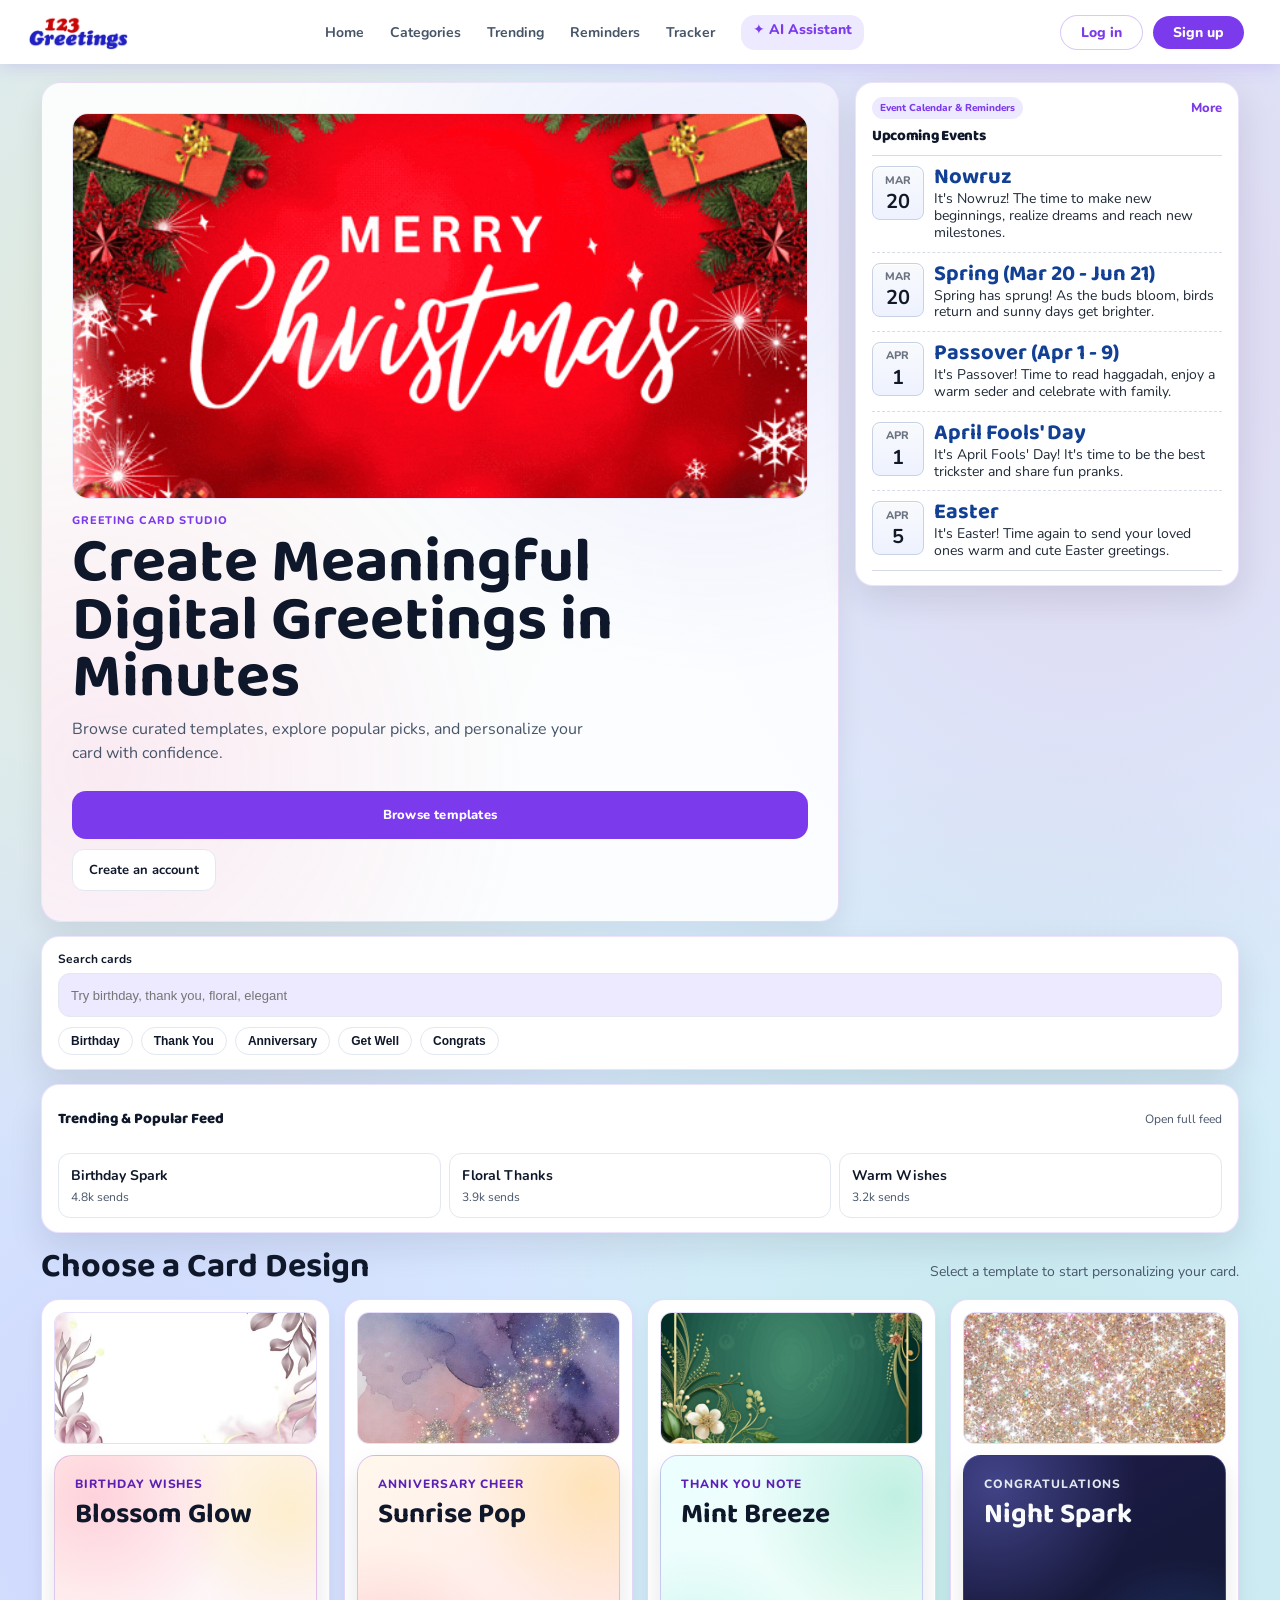
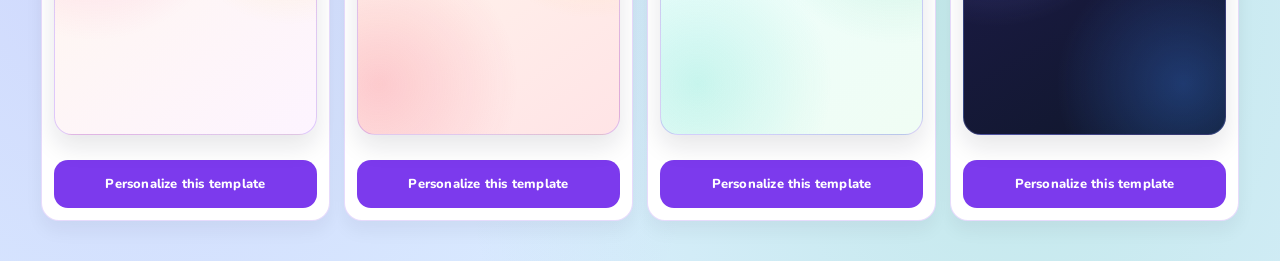
<file: index.html>
<!DOCTYPE html>
<html lang="en">
<head>
  <meta charset="UTF-8" />
  <meta name="viewport" content="width=device-width, initial-scale=1.0"/>
  <title>123Greetings - Home</title>
  <link rel="preconnect" href="https://fonts.googleapis.com" />
  <link rel="preconnect" href="https://fonts.gstatic.com" crossorigin />
  <link href="https://fonts.googleapis.com/css2?family=Baloo+2:wght@700;800&family=Nunito:wght@400;600;700;800&display=swap" rel="stylesheet" />
  <link rel="stylesheet" href="styles/shared.css" />
  <link rel="stylesheet" href="styles/index.css" />
</head>
<body class="home-page">
  <!-- NAVBAR -->
  <header class="nav">
    <div class="nav__inner">
      <a href="#" class="brand">
        <img src="./assets/123greet-logo.png" alt="123Greetings" class="brand__logo" />
      </a>

      <nav class="nav__links">
        <a href="index.html" class="nav__link">Home</a>
        <a href="categories.html" class="nav__link">Categories</a>
        <a href="trending.html" class="nav__link">Trending</a>
        <a href="events.html" class="nav__link">Reminders</a>
        <a href="tracker.html" class="nav__link">Tracker</a>
        <a href="#" class="nav__link nav__link--ai">✦ AI Assistant</a>
      </nav>

      <div class="nav__actions">
        <a href="login.html" class="nav__action nav__action--ghost">Log in</a>
        <a href="signup.html" class="nav__action">Sign up</a>
      </div>
    </div>
  </header>

  <!-- PAGE -->
  <main class="page">
    <section class="home-hero">
      <div class="home-hero__copy">
        <div class="home-hero__visual-wrap">
          <img class="home-hero__visual" src="assets/homepagegif.gif" alt="Preview collage of greeting card styles" />
        </div>
        <p class="home-hero__eyebrow">Greeting Card Studio</p>
        <h1 class="home-hero__title">Create Meaningful Digital Greetings in Minutes</h1>
        <p class="home-hero__subtitle">
          Browse curated templates, explore popular picks, and personalize your card with confidence.
        </p>
        <div class="home-hero__actions">
          <a href="#designs" class="btn-primary home-hero__btn">Browse templates</a>
          <a href="signup.html" class="btn-secondary home-hero__btn">Create an account</a>
        </div>
      </div>
      <article class="home-hero__reminder card">
        <div class="home-reminder-head">
          <p class="home-chip">Event Calendar &amp; Reminders</p>
          <a href="events.html" class="home-reminder-more">More</a>
        </div>
        <h2 class="benefits__title home-reminder-title">Upcoming Events</h2>
        <ul class="home-events-list">
          <li>
            <div class="home-event-date"><span>Mar</span><strong>20</strong></div>
            <div class="home-event-text">
              <h3>Nowruz</h3>
              <p>It's Nowruz! The time to make new beginnings, realize dreams and reach new milestones.</p>
            </div>
          </li>
          <li>
            <div class="home-event-date"><span>Mar</span><strong>20</strong></div>
            <div class="home-event-text">
              <h3>Spring (Mar 20 - Jun 21)</h3>
              <p>Spring has sprung! As the buds bloom, birds return and sunny days get brighter.</p>
            </div>
          </li>
          <li>
            <div class="home-event-date"><span>Apr</span><strong>1</strong></div>
            <div class="home-event-text">
              <h3>Passover (Apr 1 - 9)</h3>
              <p>It's Passover! Time to read haggadah, enjoy a warm seder and celebrate with family.</p>
            </div>
          </li>
          <li>
            <div class="home-event-date"><span>Apr</span><strong>1</strong></div>
            <div class="home-event-text">
              <h3>April Fools' Day</h3>
              <p>It's April Fools' Day! It's time to be the best trickster and share fun pranks.</p>
            </div>
          </li>
          <li>
            <div class="home-event-date"><span>Apr</span><strong>5</strong></div>
            <div class="home-event-text">
              <h3>Easter</h3>
              <p>It's Easter! Time again to send your loved ones warm and cute Easter greetings.</p>
            </div>
          </li>
        </ul>
      </article>
    </section>

    <section class="home-tools card" aria-label="Categorization and Search">
      <div class="home-tools__search">
        <label class="label" for="homeSearch">Search cards</label>
        <input id="homeSearch" class="input" type="text" placeholder="Try birthday, thank you, floral, elegant" />
      </div>
      <div class="home-tools__chips" aria-label="Popular categories">
        <button class="home-category" type="button">Birthday</button>
        <button class="home-category" type="button">Thank You</button>
        <button class="home-category" type="button">Anniversary</button>
        <button class="home-category" type="button">Get Well</button>
        <button class="home-category" type="button">Congrats</button>
      </div>
    </section>

    <section class="home-trending card" aria-labelledby="trendingTitle">
      <div class="home-section-head">
        <h2 id="trendingTitle" class="benefits__title">Trending &amp; Popular Feed</h2>
        <p class="muted"><a href="trending.html">Open full feed</a></p>
      </div>
      <div class="trending-strip">
        <article class="trend-pill">
          <strong>Birthday Spark</strong>
          <span>4.8k sends</span>
        </article>
        <article class="trend-pill">
          <strong>Floral Thanks</strong>
          <span>3.9k sends</span>
        </article>
        <article class="trend-pill">
          <strong>Warm Wishes</strong>
          <span>3.2k sends</span>
        </article>
      </div>
    </section>

    <section id="designs" class="home-designs" aria-labelledby="designsTitle">
      <div class="home-section-head">
        <h2 id="designsTitle" class="personalization__title">Choose a Card Design</h2>
        <p class="personalization__subtitle">Select a template to start personalizing your card.</p>
      </div>

      <div class="design-grid">
        <article class="design-card">
          <img class="design-card__image" src="assets/pink-floral.jpg" alt="Blossom Glow card preview" />
          <div class="design-card__preview ecard ecard--blossom">
            <p class="ecard__occasion">Birthday wishes</p>
            <h3 class="ecard__heading">Blossom Glow</h3>
          </div>
          <a class="btn-primary design-pick" href="personalization.html?theme=blossom&amp;occasion=Birthday">Personalize this template</a>
        </article>

        <article class="design-card">
          <img class="design-card__image" src="assets/blue-pink-glitter.jpg" alt="Sunrise Pop card preview" />
          <div class="design-card__preview ecard ecard--sunrise">
            <p class="ecard__occasion">Anniversary cheer</p>
            <h3 class="ecard__heading">Sunrise Pop</h3>
          </div>
          <a class="btn-primary design-pick" href="personalization.html?theme=sunrise&amp;occasion=Anniversary">Personalize this template</a>
        </article>

        <article class="design-card">
          <img class="design-card__image" src="assets/green-floral.jpg" alt="Mint Breeze card preview" />
          <div class="design-card__preview ecard ecard--mint">
            <p class="ecard__occasion">Thank you note</p>
            <h3 class="ecard__heading">Mint Breeze</h3>
          </div>
          <a class="btn-primary design-pick" href="personalization.html?theme=mint&amp;occasion=Thank%20You">Personalize this template</a>
        </article>

        <article class="design-card">
          <img class="design-card__image" src="assets/glitter.jpg" alt="Night Spark card preview" />
          <div class="design-card__preview ecard ecard--night">
            <p class="ecard__occasion">Congratulations</p>
            <h3 class="ecard__heading">Night Spark</h3>
          </div>
          <a class="btn-primary design-pick" href="personalization.html?theme=night&amp;occasion=Congratulations">Personalize this template</a>
        </article>
      </div>
    </section>
  </main>

  <script src="scripts/script.js"></script>
</body>
</html>
</file>
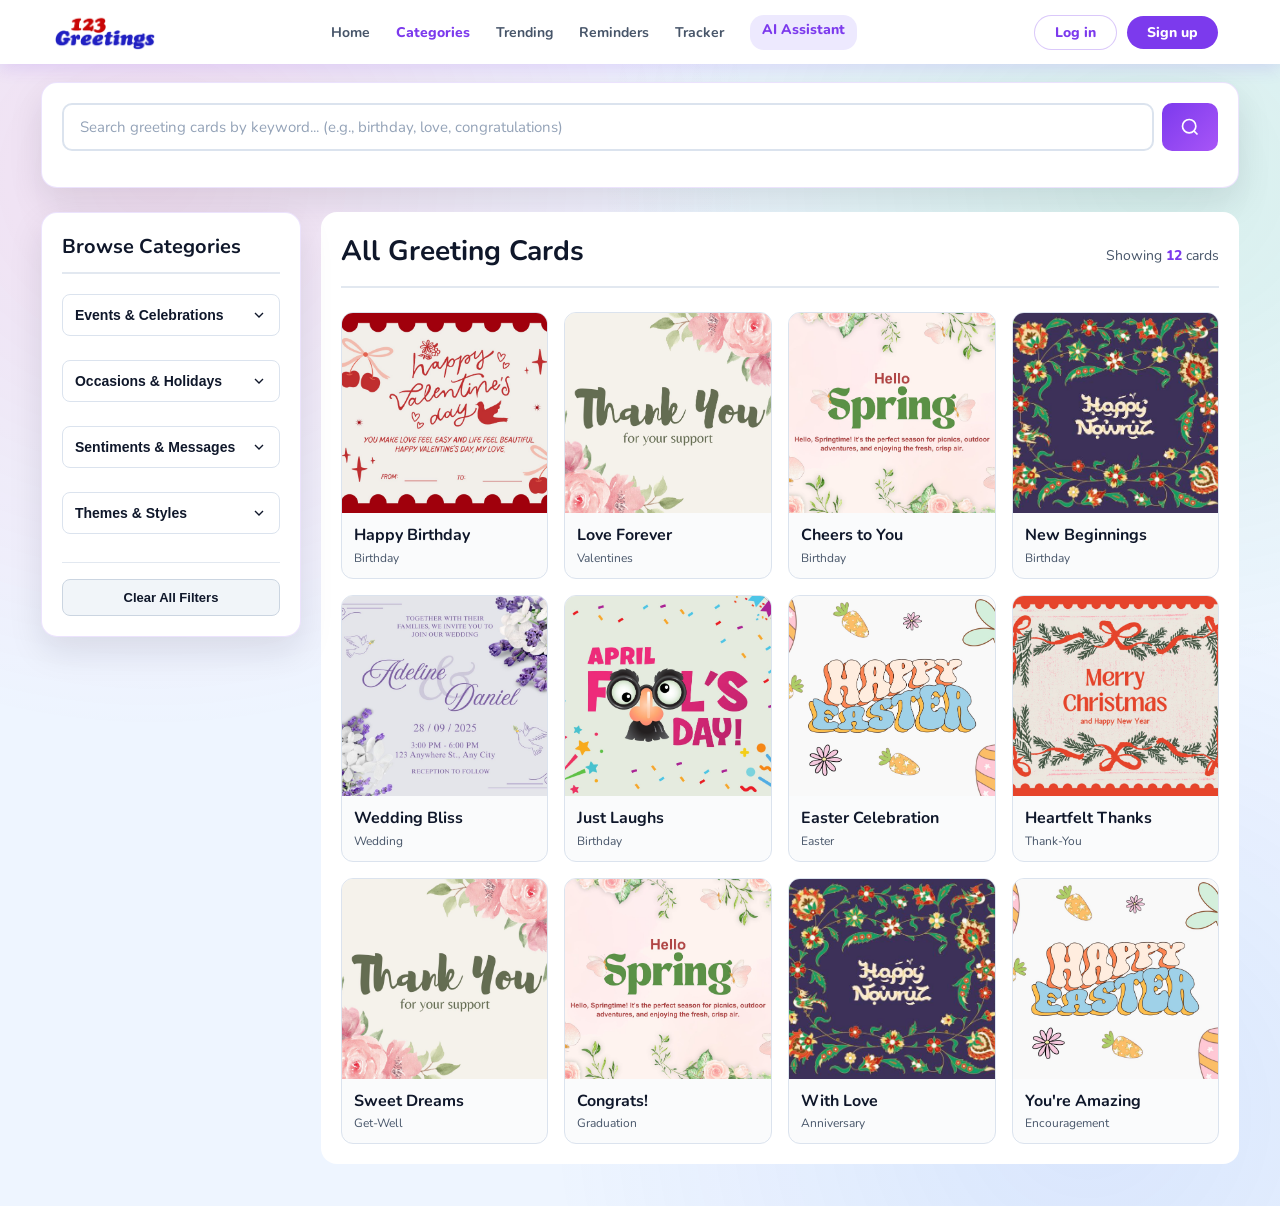
<file: categories.html>
<!DOCTYPE html>
<html lang="en">
<head>
  <meta charset="UTF-8" />
  <meta name="viewport" content="width=device-width, initial-scale=1.0" />
  <title>123Greetings - Browse Categories</title>
  <link rel="preconnect" href="https://fonts.googleapis.com" />
  <link rel="preconnect" href="https://fonts.gstatic.com" crossorigin />
  <link href="https://fonts.googleapis.com/css2?family=Baloo+2:wght@700;800&family=Nunito:wght@400;600;700;800&display=swap" rel="stylesheet" />
  <link rel="stylesheet" href="styles/shared.css" />
  <link rel="stylesheet" href="styles/categories.css" />
</head>
<body class="categories-page">
  <header class="nav">
    <div class="nav__inner">
      <a href="index.html" class="brand">
        <img src="./assets/123greet-logo.png" alt="123Greetings" class="brand__logo" />
      </a>

      <nav class="nav__links">
        <a href="index.html" class="nav__link">Home</a>
        <a href="categories.html" class="nav__link nav__link--active">Categories</a>
        <a href="trending.html" class="nav__link">Trending</a>
        <a href="events.html" class="nav__link">Reminders</a>
        <a href="tracker.html" class="nav__link">Tracker</a>
        <a href="#" class="nav__link nav__link--ai">AI Assistant</a>
      </nav>

      <div class="nav__actions">
        <a href="login.html" class="nav__action nav__action--ghost">Log in</a>
        <a href="signup.html" class="nav__action">Sign up</a>
      </div>
    </div>
  </header>

  <main class="categories-main">
    <!-- Search and Filters Header -->
    <div class="categories-header card">
      <div class="search-bar">
        <input 
          type="text" 
          id="searchInput" 
          class="search-input" 
          placeholder="Search greeting cards by keyword... (e.g., birthday, love, congratulations)"
          autocomplete="off"
        />
        <button class="search-btn" aria-label="Search">
          <svg width="20" height="20" viewBox="0 0 24 24" fill="none" stroke="currentColor" stroke-width="2">
            <circle cx="11" cy="11" r="8"></circle>
            <path d="m21 21-4.35-4.35"></path>
          </svg>
        </button>
      </div>
      <div class="filter-tags" id="filterTags"></div>
    </div>

    <div class="categories-layout">
      <!-- Sidebar with Filters -->
      <aside class="categories-sidebar card">
        <h2>Browse Categories</h2>
        
        <!-- Main Categories -->
        <div class="category-group">
          <button class="category-toggle" aria-expanded="false">
            <span>Events & Celebrations</span>
            <svg width="16" height="16" viewBox="0 0 24 24" fill="none" stroke="currentColor" stroke-width="2">
              <polyline points="6 9 12 15 18 9"></polyline>
            </svg>
          </button>
          <div class="category-items">
            <label class="category-checkbox">
              <input type="checkbox" value="birthday" data-category="Events & Celebrations" />
              <span>Birthday</span>
            </label>
            <label class="category-checkbox">
              <input type="checkbox" value="wedding" data-category="Events & Celebrations" />
              <span>Wedding</span>
            </label>
            <label class="category-checkbox">
              <input type="checkbox" value="anniversary" data-category="Events & Celebrations" />
              <span>Anniversary</span>
            </label>
            <label class="category-checkbox">
              <input type="checkbox" value="engagement" data-category="Events & Celebrations" />
              <span>Engagement</span>
            </label>
            <label class="category-checkbox">
              <input type="checkbox" value="baby" data-category="Events & Celebrations" />
              <span>Baby & Kids</span>
            </label>
            <label class="category-checkbox">
              <input type="checkbox" value="graduation" data-category="Events & Celebrations" />
              <span>Graduation</span>
            </label>
          </div>
        </div>

        <!-- Occasions -->
        <div class="category-group">
          <button class="category-toggle" aria-expanded="false">
            <span>Occasions & Holidays</span>
            <svg width="16" height="16" viewBox="0 0 24 24" fill="none" stroke="currentColor" stroke-width="2">
              <polyline points="6 9 12 15 18 9"></polyline>
            </svg>
          </button>
          <div class="category-items">
            <label class="category-checkbox">
              <input type="checkbox" value="christmas" data-category="Occasions & Holidays" />
              <span>Christmas</span>
            </label>
            <label class="category-checkbox">
              <input type="checkbox" value="newyear" data-category="Occasions & Holidays" />
              <span>New Year</span>
            </label>
            <label class="category-checkbox">
              <input type="checkbox" value="valentines" data-category="Occasions & Holidays" />
              <span>Valentine's Day</span>
            </label>
            <label class="category-checkbox">
              <input type="checkbox" value="easter" data-category="Occasions & Holidays" />
              <span>Easter</span>
            </label>
            <label class="category-checkbox">
              <input type="checkbox" value="mothers-day" data-category="Occasions & Holidays" />
              <span>Mother's Day</span>
            </label>
            <label class="category-checkbox">
              <input type="checkbox" value="fathers-day" data-category="Occasions & Holidays" />
              <span>Father's Day</span>
            </label>
          </div>
        </div>

        <!-- Sentiments & Messages -->
        <div class="category-group">
          <button class="category-toggle" aria-expanded="false">
            <span>Sentiments & Messages</span>
            <svg width="16" height="16" viewBox="0 0 24 24" fill="none" stroke="currentColor" stroke-width="2">
              <polyline points="6 9 12 15 18 9"></polyline>
            </svg>
          </button>
          <div class="category-items">
            <label class="category-checkbox">
              <input type="checkbox" value="love" data-category="Sentiments & Messages" />
              <span>Love & Romance</span>
            </label>
            <label class="category-checkbox">
              <input type="checkbox" value="congratulations" data-category="Sentiments & Messages" />
              <span>Congratulations</span>
            </label>
            <label class="category-checkbox">
              <input type="checkbox" value="thank-you" data-category="Sentiments & Messages" />
              <span>Thank You</span>
            </label>
            <label class="category-checkbox">
              <input type="checkbox" value="sympathy" data-category="Sentiments & Messages" />
              <span>Sympathy</span>
            </label>
            <label class="category-checkbox">
              <input type="checkbox" value="get-well" data-category="Sentiments & Messages" />
              <span>Get Well Soon</span>
            </label>
            <label class="category-checkbox">
              <input type="checkbox" value="encouragement" data-category="Sentiments & Messages" />
              <span>Encouragement</span>
            </label>
          </div>
        </div>

        <!-- Themes & Styles -->
        <div class="category-group">
          <button class="category-toggle" aria-expanded="false">
            <span>Themes & Styles</span>
            <svg width="16" height="16" viewBox="0 0 24 24" fill="none" stroke="currentColor" stroke-width="2">
              <polyline points="6 9 12 15 18 9"></polyline>
            </svg>
          </button>
          <div class="category-items">
            <label class="category-checkbox">
              <input type="checkbox" value="elegant" data-category="Themes & Styles" />
              <span>Elegant</span>
            </label>
            <label class="category-checkbox">
              <input type="checkbox" value="modern" data-category="Themes & Styles" />
              <span>Modern</span>
            </label>
            <label class="category-checkbox">
              <input type="checkbox" value="funny" data-category="Themes & Styles" />
              <span>Funny & Playful</span>
            </label>
            <label class="category-checkbox">
              <input type="checkbox" value="floral" data-category="Themes & Styles" />
              <span>Floral</span>
            </label>
            <label class="category-checkbox">
              <input type="checkbox" value="minimalist" data-category="Themes & Styles" />
              <span>Minimalist</span>
            </label>
            <label class="category-checkbox">
              <input type="checkbox" value="vintage" data-category="Themes & Styles" />
              <span>Vintage</span>
            </label>
          </div>
        </div>

        <!-- Quick Filters -->
        <div class="quick-filters">
          <button class="filter-btn" id="clearFilters">Clear All Filters</button>
        </div>
      </aside>

      <!-- Main Content Area -->
      <section class="categories-content">
        <div class="results-header">
          <h1 id="resultsTitle">All Greeting Cards</h1>
          <span class="results-count">Showing <strong id="cardCount">12</strong> cards</span>
        </div>

        <div class="cards-grid" id="cardsGrid">
          <!-- Cards populated by JavaScript -->
        </div>

        <div class="no-results" id="noResults" style="display: none;">
          <p>No greeting cards found matching your criteria.</p>
          <button class="filter-btn" id="resetSearch">Try Different Filters</button>
        </div>
      </section>
    </div>
  </main>

  <script>
    (function () {
      // Sample card database
      const allCards = [
        { id: 1, title: "Happy Birthday", category: "birthday", theme: "elegant", sentiment: "congratulations", img: "assets/sample-card-1.jpg" },
        { id: 2, title: "Love Forever", category: "valentines", theme: "elegant", sentiment: "love", img: "assets/sample-card-2.jpg" },
        { id: 3, title: "Cheers to You", category: "birthday", theme: "modern", sentiment: "congratulations", img: "assets/spring-card.jpg" },
        { id: 4, title: "New Beginnings", category: "birthday", theme: "modern", sentiment: "encouragement", img: "assets/nowruz-card.jpg" },
        { id: 5, title: "Wedding Bliss", category: "wedding", theme: "elegant", sentiment: "love", img: "assets/sample-card-3.jpg" },
        { id: 6, title: "Just Laughs", category: "birthday", theme: "funny", sentiment: "funny", img: "assets/april-fools-card.jpg" },
        { id: 7, title: "Easter Celebration", category: "easter", theme: "floral", sentiment: "congratulations", img: "assets/easter-card.jpg" },
        { id: 8, title: "Heartfelt Thanks", category: "thank-you", theme: "elegant", sentiment: "thank-you", img: "assets/sample-card-4.jpg" },
        { id: 9, title: "Sweet Dreams", category: "get-well", theme: "modern", sentiment: "encouragement", img: "assets/sample-card-2.jpg" },
        { id: 10, title: "Congrats!", category: "graduation", theme: "modern", sentiment: "congratulations", img: "assets/spring-card.jpg" },
        { id: 11, title: "With Love", category: "anniversary", theme: "elegant", sentiment: "love", img: "assets/nowruz-card.jpg" },
        { id: 12, title: "You're Amazing", category: "encouragement", theme: "minimalist", sentiment: "encouragement", img: "assets/easter-card.jpg" }
      ];

      const DOM = {
        searchInput: document.getElementById("searchInput"),
        searchBtn: document.querySelector(".search-btn"),
        cardsGrid: document.getElementById("cardsGrid"),
        filterTags: document.getElementById("filterTags"),
        noResults: document.getElementById("noResults"),
        resultsTitle: document.getElementById("resultsTitle"),
        cardCount: document.getElementById("cardCount"),
        clearFilters: document.getElementById("clearFilters"),
        resetSearch: document.getElementById("resetSearch"),
        categoryToggles: document.querySelectorAll(".category-toggle"),
        categoryCheckboxes: document.querySelectorAll(".category-checkbox input")
      };

      let activeFilters = {
        search: "",
        categories: []
      };

      // Toggle category sections
      DOM.categoryToggles.forEach(toggle => {
        toggle.addEventListener("click", function () {
          const isExpanded = this.getAttribute("aria-expanded") === "true";
          this.setAttribute("aria-expanded", !isExpanded);
          this.nextElementSibling.classList.toggle("is-open");
        });
      });

      // Handle category checkboxes
      DOM.categoryCheckboxes.forEach(checkbox => {
        checkbox.addEventListener("change", function () {
          if (this.checked) {
            activeFilters.categories.push(this.value);
          } else {
            activeFilters.categories = activeFilters.categories.filter(c => c !== this.value);
          }
          renderCards();
          updateFilterTags();
        });
      });

      // Search functionality
      DOM.searchInput.addEventListener("input", function (e) {
        activeFilters.search = e.target.value.toLowerCase();
        renderCards();
      });

      DOM.searchBtn.addEventListener("click", () => {
        renderCards();
      });

      // Clear filters
      DOM.clearFilters.addEventListener("click", () => {
        activeFilters = { search: "", categories: [] };
        DOM.searchInput.value = "";
        DOM.categoryCheckboxes.forEach(cb => cb.checked = false);
        DOM.categoryToggles.forEach(toggle => {
          toggle.setAttribute("aria-expanded", false);
          toggle.nextElementSibling.classList.remove("is-open");
        });
        renderCards();
        updateFilterTags();
      });

      DOM.resetSearch.addEventListener("click", () => {
        DOM.clearFilters.click();
      });

      // Filter and render cards
      function renderCards() {
        let filtered = allCards;

        // Apply search filter
        if (activeFilters.search) {
          filtered = filtered.filter(card =>
            card.title.toLowerCase().includes(activeFilters.search) ||
            card.category.toLowerCase().includes(activeFilters.search) ||
            card.theme.toLowerCase().includes(activeFilters.search) ||
            card.sentiment.toLowerCase().includes(activeFilters.search)
          );
        }

        // Apply category filters
        if (activeFilters.categories.length > 0) {
          filtered = filtered.filter(card =>
            activeFilters.categories.includes(card.category) ||
            activeFilters.categories.includes(card.theme) ||
            activeFilters.categories.includes(card.sentiment)
          );
        }

        // Update display
        DOM.cardCount.textContent = filtered.length;
        DOM.noResults.style.display = filtered.length === 0 ? "block" : "none";

        // Update title based on filters
        if (activeFilters.search) {
          DOM.resultsTitle.textContent = 'Search Results for "' + activeFilters.search + '"';
        } else if (activeFilters.categories.length > 0) {
          DOM.resultsTitle.textContent = activeFilters.categories[0].charAt(0).toUpperCase() + activeFilters.categories[0].slice(1) + " Cards";
        } else {
          DOM.resultsTitle.textContent = "All Greeting Cards";
        }

        // Render cards
        DOM.cardsGrid.innerHTML = filtered.map(card => `
          <div class="card-item">
            <div class="card-image">
              <img src="${card.img}" alt="${card.title}" />
              <button class="card-action">Use Card</button>
            </div>
            <h3 class="card-title">${card.title}</h3>
            <p class="card-meta">${card.category}</p>
          </div>
        `).join("");

        // Add click handlers to "Use Card" buttons
        document.querySelectorAll(".card-action").forEach(btn => {
          btn.addEventListener("click", () => {
            window.location.href = "personalization.html";
          });
        });
      }

      // Update filter tag display
      function updateFilterTags() {
        const tags = [...activeFilters.categories];
        DOM.filterTags.innerHTML = tags.map(tag => `
          <span class="filter-tag">
            ${tag}
            <button class="tag-remove" data-value="${tag}">&times;</button>
          </span>
        `).join("");

        document.querySelectorAll(".tag-remove").forEach(btn => {
          btn.addEventListener("click", (e) => {
            const value = e.currentTarget.getAttribute("data-value");
            const checkbox = document.querySelector(`input[value="${value}"]`);
            if (checkbox) {
              checkbox.checked = false;
              checkbox.dispatchEvent(new Event("change"));
            }
          });
        });
      }

      // Initial render
      renderCards();
    })();
  </script>
</body>
</html>
</file>
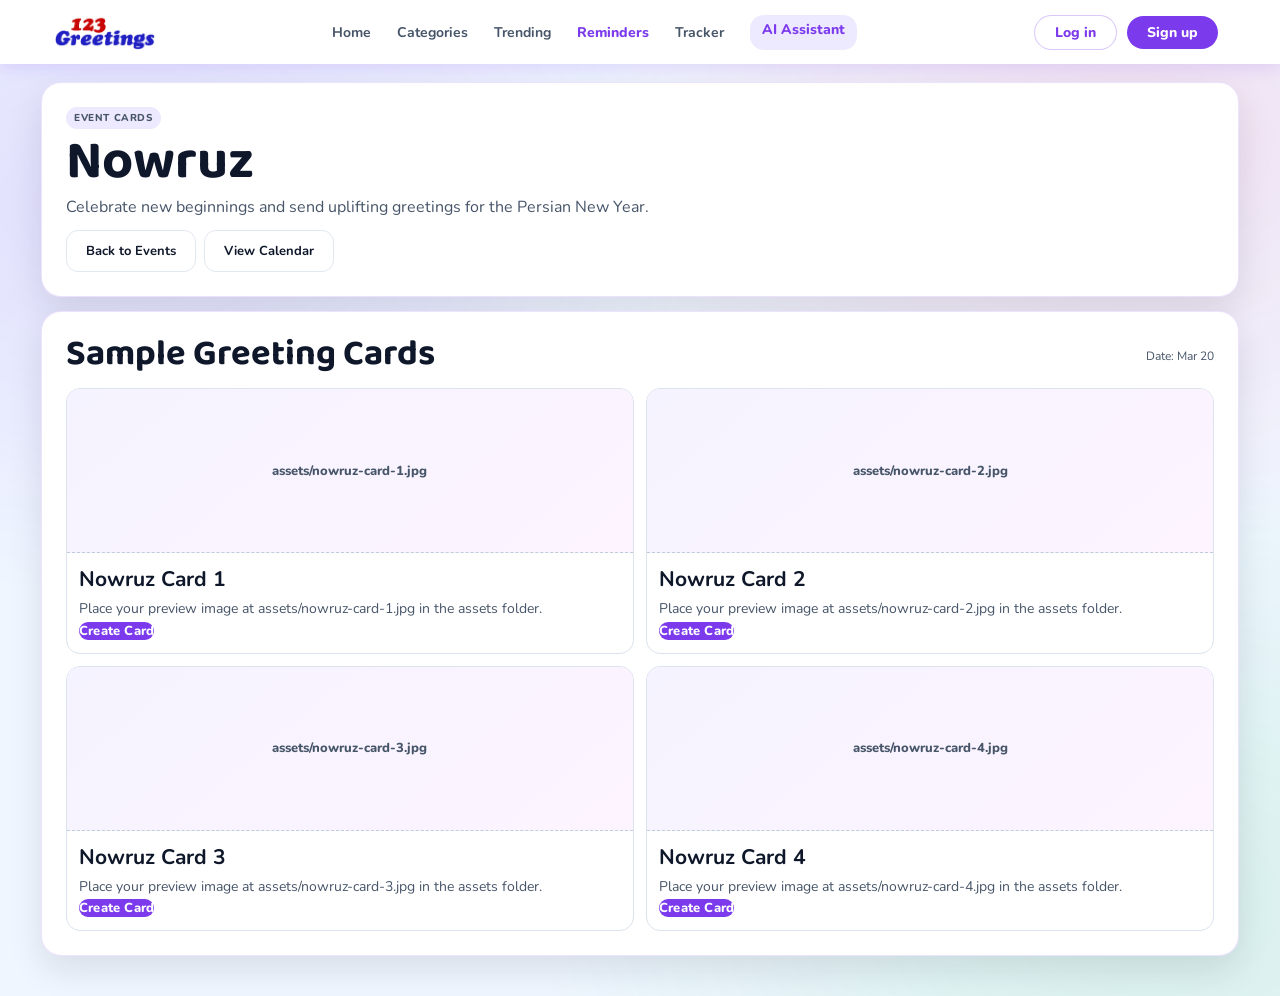
<file: event-details.html>
<!DOCTYPE html>
<html lang="en">
<head>
  <meta charset="UTF-8" />
  <meta name="viewport" content="width=device-width, initial-scale=1.0" />
  <title>123Greetings - Event Cards</title>
  <link rel="preconnect" href="https://fonts.googleapis.com" />
  <link rel="preconnect" href="https://fonts.gstatic.com" crossorigin />
  <link href="https://fonts.googleapis.com/css2?family=Baloo+2:wght@700;800&family=Nunito:wght@400;600;700;800&display=swap" rel="stylesheet" />
  <link rel="stylesheet" href="styles/shared.css" />
  <link rel="stylesheet" href="styles/event-details.css" />
</head>
<body class="event-details-page">
  <header class="nav">
    <div class="nav__inner">
      <a href="index.html" class="brand">
        <img src="./assets/123greet-logo.png" alt="123Greetings" class="brand__logo" />
      </a>

      <nav class="nav__links">
        <a href="index.html" class="nav__link">Home</a>
        <a href="categories.html" class="nav__link">Categories</a>
        <a href="trending.html" class="nav__link">Trending</a>
        <a href="events.html" class="nav__link nav__link--active">Reminders</a>
        <a href="tracker.html" class="nav__link">Tracker</a>
        <a href="#" class="nav__link nav__link--ai">AI Assistant</a>
      </nav>

      <div class="nav__actions">
        <a href="login.html" class="nav__action nav__action--ghost">Log in</a>
        <a href="signup.html" class="nav__action">Sign up</a>
      </div>
    </div>
  </header>

  <main class="event-details-main">
    <section class="event-banner card">
      <p class="event-chip">Event Cards</p>
      <h1 id="eventName">Nowruz</h1>
      <p id="eventDescription">Select and personalize a greeting card for this event.</p>
      <div class="event-banner-actions">
        <a class="btn-secondary" href="events.html">Back to Events</a>
        <a class="btn-secondary" href="events.html?view=calendar">View Calendar</a>
      </div>
    </section>

    <section class="event-grid-wrap card" aria-label="Sample greeting cards for selected event">
      <div class="event-grid-head">
        <h2>Sample Greeting Cards</h2>
        <p class="muted" id="eventDate">Date: Mar 20</p>
      </div>

      <div id="eventCardGrid" class="event-card-grid">
        <article class="event-card">
          <div class="event-image-placeholder">assets/placeholder-1.jpg</div>
          <div class="event-card-body">
            <h3>Card Style 1</h3>
            <p>Replace this placeholder with your own card preview image.</p>
            <a class="btn-primary" href="personalization.html?occasion=Birthday">Create Card</a>
          </div>
        </article>
      </div>
    </section>
  </main>

  <script>
    (function () {
      var DATA = {
        'nowruz': {
          name: 'Nowruz',
          date: 'Mar 20',
          description: 'Celebrate new beginnings and send uplifting greetings for the Persian New Year.',
          occasion: 'Congratulations',
          cards: [
            'assets/nowruz-card-1.jpg',
            'assets/nowruz-card-2.jpg',
            'assets/nowruz-card-3.jpg',
            'assets/nowruz-card-4.jpg'
          ]
        },
        'spring-equinox': {
          name: 'Spring Equinox',
          date: 'Mar 20',
          description: 'Welcome the season with fresh, bright card designs full of warmth and color.',
          occasion: 'Thank You',
          cards: [
            'assets/spring-card-1.jpg',
            'assets/spring-card-2.jpg',
            'assets/spring-card-3.jpg',
            'assets/spring-card-4.jpg'
          ]
        },
        'april-fools': {
          name: "April Fools' Day",
          date: 'Apr 01',
          description: 'Share fun and playful cards for a day full of jokes and laughter.',
          occasion: 'Congratulations',
          cards: [
            'assets/april-fools-card-1.jpg',
            'assets/april-fools-card-2.jpg',
            'assets/april-fools-card-3.jpg',
            'assets/april-fools-card-4.jpg'
          ]
        },
        'easter': {
          name: 'Easter',
          date: 'Apr 05',
          description: 'Send thoughtful Easter wishes with soft, joyful greeting card designs.',
          occasion: 'Birthday',
          cards: [
            'assets/easter-card-1.jpg',
            'assets/easter-card-2.jpg',
            'assets/easter-card-3.jpg',
            'assets/easter-card-4.jpg'
          ]
        }
      };

      var params = new URLSearchParams(window.location.search);
      var key = params.get('event') || 'nowruz';
      var model = DATA[key] || DATA['nowruz'];

      var eventName = document.getElementById('eventName');
      var eventDescription = document.getElementById('eventDescription');
      var eventDate = document.getElementById('eventDate');
      var eventCardGrid = document.getElementById('eventCardGrid');

      if (eventName) eventName.textContent = model.name;
      if (eventDescription) eventDescription.textContent = model.description;
      if (eventDate) eventDate.textContent = 'Date: ' + model.date;

      if (!eventCardGrid) return;

      var cardsMarkup = model.cards.map(function (path, index) {
        return [
          '<article class="event-card">',
            '<div class="event-image-placeholder">' + path + '</div>',
            '<div class="event-card-body">',
              '<h3>' + model.name + ' Card ' + (index + 1) + '</h3>',
              '<p>Place your preview image at ' + path + ' in the assets folder.</p>',
              '<a class="btn-primary" href="personalization.html?occasion=' + encodeURIComponent(model.occasion) + '">Create Card</a>',
            '</div>',
          '</article>'
        ].join('');
      }).join('');

      eventCardGrid.innerHTML = cardsMarkup;
    })();
  </script>
</body>
</html>
</file>
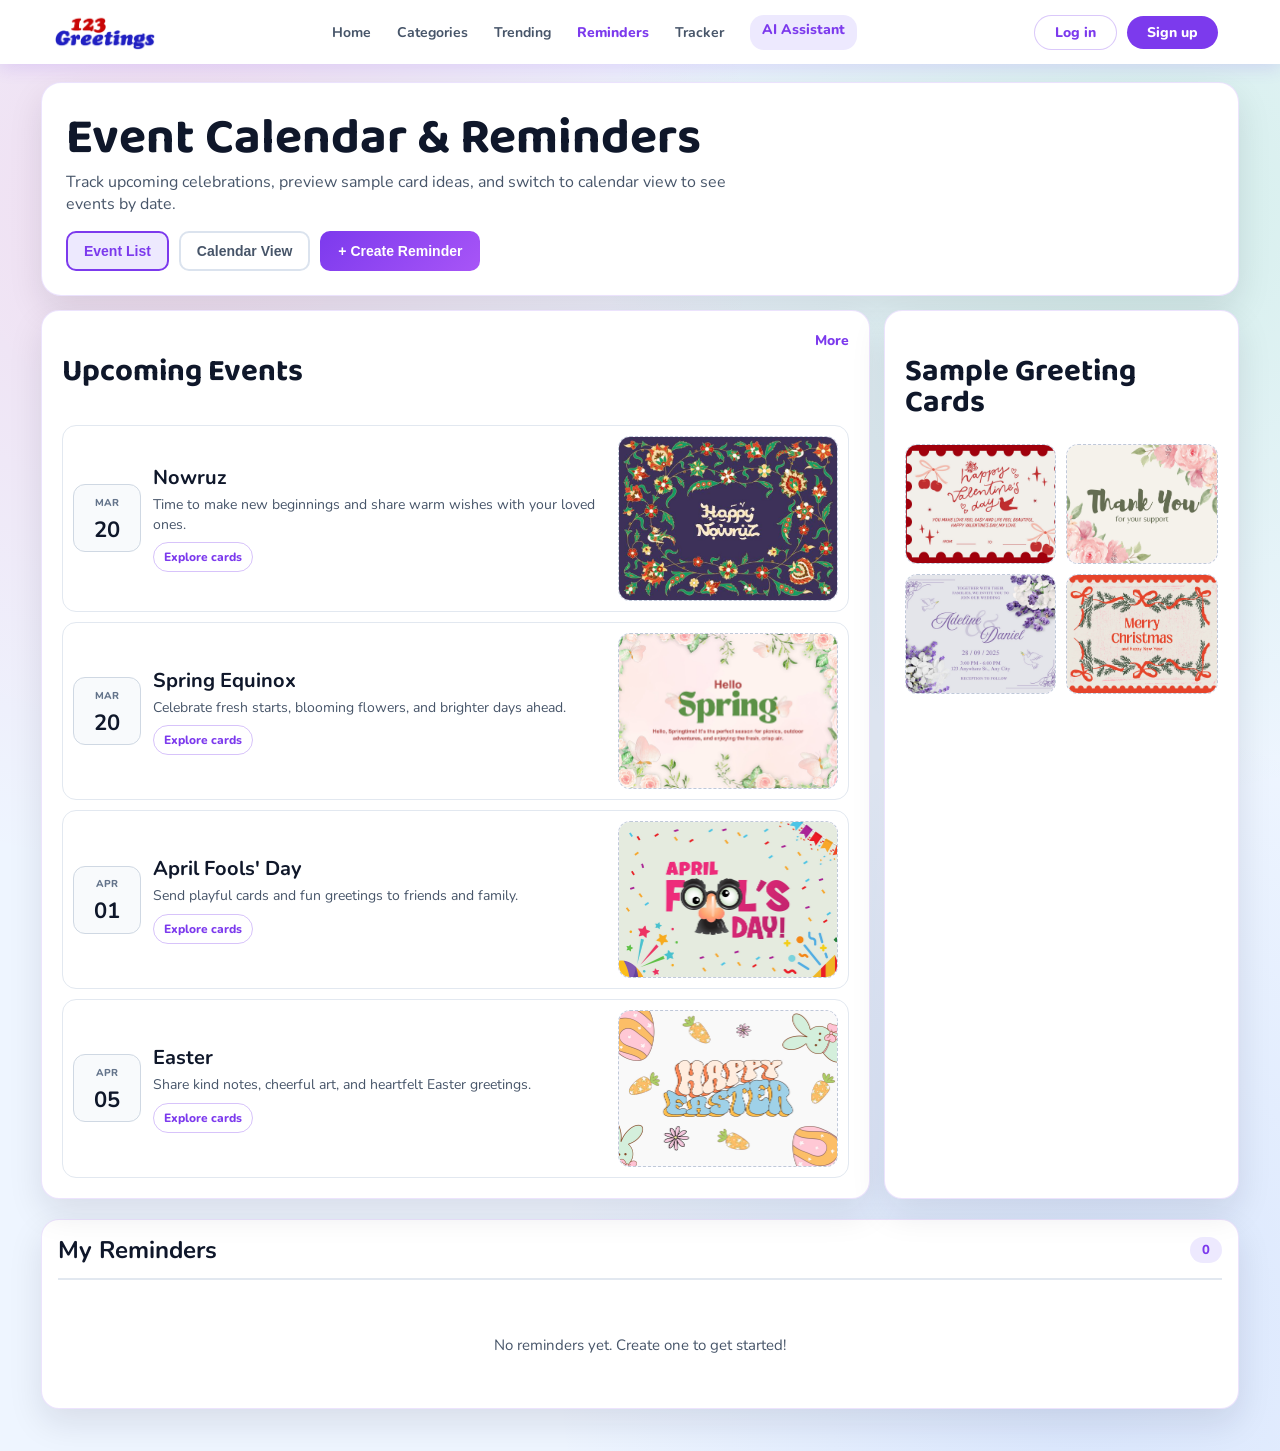
<file: events.html>
<!DOCTYPE html>
<html lang="en">
<head>
  <meta charset="UTF-8" />
  <meta name="viewport" content="width=device-width, initial-scale=1.0" />
  <title>123Greetings - Event Calendar & Reminders</title>
  <link rel="preconnect" href="https://fonts.googleapis.com" />
  <link rel="preconnect" href="https://fonts.gstatic.com" crossorigin />
  <link href="https://fonts.googleapis.com/css2?family=Baloo+2:wght@700;800&family=Nunito:wght@400;600;700;800&display=swap" rel="stylesheet" />
  <link rel="stylesheet" href="styles/shared.css" />
  <link rel="stylesheet" href="styles/events.css" />
</head>
<body class="events-page">
  <header class="nav">
    <div class="nav__inner">
      <a href="index.html" class="brand">
        <img src="./assets/123greet-logo.png" alt="123Greetings" class="brand__logo" />
      </a>

      <nav class="nav__links">
        <a href="index.html" class="nav__link">Home</a>
        <a href="categories.html" class="nav__link">Categories</a>
        <a href="trending.html" class="nav__link">Trending</a>
        <a href="events.html" class="nav__link nav__link--active">Reminders</a>
        <a href="tracker.html" class="nav__link">Tracker</a>
        <a href="#" class="nav__link nav__link--ai">AI Assistant</a>
      </nav>

      <div class="nav__actions">
        <a href="login.html" class="nav__action nav__action--ghost">Log in</a>
        <a href="signup.html" class="nav__action">Sign up</a>
      </div>
    </div>
  </header>

  <main class="events-main">
    <section class="events-hero card">
      <h1>Event Calendar & Reminders</h1>
      <p>Track upcoming celebrations, preview sample card ideas, and switch to calendar view to see events by date.</p>
      <div class="events-hero-actions">
        <button class="events-tab is-active" type="button" data-view="list">Event List</button>
        <button class="events-tab" type="button" data-view="calendar">Calendar View</button>
        <button class="btn-create-reminder" type="button">+ Create Reminder</button>
      </div>
    </section>

    <!-- Create Reminder Modal -->
    <div class="reminder-modal" id="reminderModal">
      <div class="reminder-modal-content">
        <div class="reminder-modal-header">
          <h2>Create a New Reminder</h2>
          <button class="reminder-modal-close" aria-label="Close modal">&times;</button>
        </div>
        <form id="reminderForm" class="reminder-form">
          <div class="form-group">
            <label for="reminderDate">Date</label>
            <input type="date" id="reminderDate" name="date" required />
          </div>
          <div class="form-group">
            <label for="reminderRecipient">Recipient Name</label>
            <input type="text" id="reminderRecipient" name="recipient" placeholder="e.g., Mom, John" required />
          </div>
          <div class="form-group">
            <label for="reminderEvent">Event Type</label>
            <select id="reminderEvent" name="event" required>
              <option value="">Select an event</option>
              <option value="nowruz">Nowruz</option>
              <option value="spring-equinox">Spring Equinox</option>
              <option value="april-fools">April Fools' Day</option>
              <option value="easter">Easter</option>
              <option value="custom">Custom Date</option>
            </select>
          </div>
          <div class="form-group">
            <label for="reminderMessage">Message (optional)</label>
            <textarea id="reminderMessage" name="message" placeholder="Add a personal note..."></textarea>
          </div>
          <div class="reminder-actions">
            <button type="submit" class="btn-primary">Save Reminder</button>
            <button type="button" class="btn-secondary" id="cancelReminder">Cancel</button>
          </div>
        </form>
      </div>
    </div>

    <section id="view-list" class="events-view is-active" aria-label="Event list and sample greeting cards">
      <div class="events-layout">
        <article class="events-panel card">
          <div class="events-panel-head">
            <h2>Upcoming Events</h2>
            <a href="events.html" class="events-link">More</a>
          </div>

          <div class="event-item">
            <div class="event-date"><span>MAR</span><strong>20</strong></div>
            <div class="event-content">
              <h3>Nowruz</h3>
              <p>Time to make new beginnings and share warm wishes with your loved ones.</p>
              <a class="events-cta" href="event-details.html?event=nowruz">Explore cards</a>
            </div>
            <div class="event-card-placeholder">
              <img src="assets/nowruz-card.jpg" alt="Nowruz sample card" />
            </div>
          </div>

          <div class="event-item">
            <div class="event-date"><span>MAR</span><strong>20</strong></div>
            <div class="event-content">
              <h3>Spring Equinox</h3>
              <p>Celebrate fresh starts, blooming flowers, and brighter days ahead.</p>
              <a class="events-cta" href="event-details.html?event=spring-equinox">Explore cards</a>
            </div>
            <div class="event-card-placeholder">
              <img src="assets/spring-card.jpg" alt="Spring Equinox sample card" />
            </div>
          </div>

          <div class="event-item">
            <div class="event-date"><span>APR</span><strong>01</strong></div>
            <div class="event-content">
              <h3>April Fools' Day</h3>
              <p>Send playful cards and fun greetings to friends and family.</p>
              <a class="events-cta" href="event-details.html?event=april-fools">Explore cards</a>
            </div>
            <div class="event-card-placeholder">
              <img src="assets/april-fools-card.jpg" alt="April Fools sample card" />
            </div>
          </div>

          <div class="event-item">
            <div class="event-date"><span>APR</span><strong>05</strong></div>
            <div class="event-content">
              <h3>Easter</h3>
              <p>Share kind notes, cheerful art, and heartfelt Easter greetings.</p>
              <a class="events-cta" href="event-details.html?event=easter">Explore cards</a>
            </div>
            <div class="event-card-placeholder">
              <img src="assets/easter-card.jpg" alt="Easter sample card" />
            </div>
          </div>
        </article>

        <aside class="events-side card">
          <h2>Sample Greeting Cards</h2>

          <div class="sample-grid">
            <div class="sample-card-placeholder"><img src="assets/sample-card-1.jpg" alt="Sample greeting card 1" /></div>
            <div class="sample-card-placeholder"><img src="assets/sample-card-2.jpg" alt="Sample greeting card 2" /></div>
            <div class="sample-card-placeholder"><img src="assets/sample-card-3.jpg" alt="Sample greeting card 3" /></div>
            <div class="sample-card-placeholder"><img src="assets/sample-card-4.jpg" alt="Sample greeting card 4" /></div>
          </div>
        </aside>
      </div>

      <div class="reminders-section card">
        <div class="reminders-header">
          <h2>My Reminders</h2>
          <span class="reminders-count">0</span>
        </div>
        <div id="remindersList" class="reminders-list">
          <p class="reminders-empty">No reminders yet. Create one to get started!</p>
        </div>
      </div>
    </section>

    <section id="view-calendar" class="events-view" aria-label="Calendar view of events">
      <article class="calendar-panel card">
        <div class="calendar-head">
          <div>
            <p class="events-chip">Calendar Option</p>
            <h2>March 2026</h2>
          </div>
          <a href="events.html" class="events-link">Back to list</a>
        </div>

        <div class="calendar-grid" role="grid" aria-label="March 2026 event calendar">
          <div class="calendar-day-name">Sun</div>
          <div class="calendar-day-name">Mon</div>
          <div class="calendar-day-name">Tue</div>
          <div class="calendar-day-name">Wed</div>
          <div class="calendar-day-name">Thu</div>
          <div class="calendar-day-name">Fri</div>
          <div class="calendar-day-name">Sat</div>

          <div class="calendar-cell"></div>
          <div class="calendar-cell"></div>
          <div class="calendar-cell"></div>
          <div class="calendar-cell"></div>
          <div class="calendar-cell"></div>
          <div class="calendar-cell">1</div>
          <div class="calendar-cell">2</div>
          <div class="calendar-cell">3</div>
          <div class="calendar-cell">4</div>
          <div class="calendar-cell">5</div>
          <div class="calendar-cell">6</div>
          <div class="calendar-cell">7</div>
          <div class="calendar-cell">8</div>
          <div class="calendar-cell">9</div>
          <div class="calendar-cell">10</div>
          <div class="calendar-cell">11</div>
          <div class="calendar-cell">12</div>
          <div class="calendar-cell">13</div>
          <div class="calendar-cell">14</div>
          <div class="calendar-cell">15</div>
          <div class="calendar-cell">16</div>
          <div class="calendar-cell">17</div>
          <div class="calendar-cell">18</div>
          <div class="calendar-cell">19</div>
          <div class="calendar-cell has-event">
            <span class="day-number">20</span>
            <a class="day-event-thumb" href="event-details.html?event=nowruz">
              <img src="assets/nowruz-card.jpg" alt="Nowruz Card" />
              <span class="thumb-label">Nowruz Card</span>
            </a>
          </div>
          <div class="calendar-cell has-event">
            <span class="day-number">21</span>
            <a class="day-event-thumb" href="event-details.html?event=spring-equinox">
              <img src="assets/spring-card.jpg" alt="Spring Card" />
              <span class="thumb-label">Spring Card</span>
            </a>
          </div>
          <div class="calendar-cell">22</div>
          <div class="calendar-cell">23</div>
          <div class="calendar-cell">24</div>
          <div class="calendar-cell">25</div>
          <div class="calendar-cell">26</div>
          <div class="calendar-cell">27</div>
          <div class="calendar-cell">28</div>
          <div class="calendar-cell">29</div>
          <div class="calendar-cell">30</div>
          <div class="calendar-cell">31</div>
          <div class="calendar-cell"></div>
          <div class="calendar-cell"></div>
          <div class="calendar-cell"></div>
          <div class="calendar-cell"></div>
          <div class="calendar-cell"></div>
        </div>

        <div class="calendar-event-list">
          <article class="calendar-event-row">
            <div class="calendar-event-date">Mar 20</div>
            <div class="calendar-event-meta">
              <h3>Nowruz</h3>
              <p>Celebrate new beginnings and share bright wishes.</p>
            </div>
            <a class="calendar-event-thumb" href="event-details.html?event=nowruz">View Event</a>
          </article>

          <article class="calendar-event-row">
            <div class="calendar-event-date">Mar 21</div>
            <div class="calendar-event-meta">
              <h3>Spring Equinox</h3>
              <p>Welcome spring with cheerful and uplifting greetings.</p>
            </div>
            <a class="calendar-event-thumb" href="event-details.html?event=spring-equinox">View Event</a>
          </article>
        </div>
      </article>
    </section>
  </main>

  <script>
    (function () {
      // Tab switching
      var tabs = document.querySelectorAll('.events-tab');
      var views = {
        list: document.getElementById('view-list'),
        calendar: document.getElementById('view-calendar')
      };

      function setView(view) {
        var target = view === 'calendar' ? 'calendar' : 'list';

        Object.keys(views).forEach(function (key) {
          if (!views[key]) return;
          views[key].classList.toggle('is-active', key === target);
        });

        tabs.forEach(function (tab) {
          tab.classList.toggle('is-active', tab.getAttribute('data-view') === target);
        });
      }

      tabs.forEach(function (tab) {
        tab.addEventListener('click', function () {
          setView(tab.getAttribute('data-view'));
        });
      });

      var params = new URLSearchParams(window.location.search);
      setView(params.get('view') === 'calendar' ? 'calendar' : 'list');

      // Reminder Management
      var reminderModal = document.getElementById('reminderModal');
      var reminderForm = document.getElementById('reminderForm');
      var createReminderBtn = document.querySelector('.btn-create-reminder');
      var closeModalBtn = document.querySelector('.reminder-modal-close');
      var cancelBtn = document.getElementById('cancelReminder');
      var remindersList = document.getElementById('remindersList');
      var remindersCount = document.querySelector('.reminders-count');
      var eventNameMap = {
        'nowruz': 'Nowruz',
        'spring-equinox': 'Spring Equinox',
        'april-fools': 'April Fools\' Day',
        'easter': 'Easter',
        'custom': 'Custom'
      };

      // Load reminders from localStorage
      function loadReminders() {
        var stored = localStorage.getItem('greetingReminders');
        return stored ? JSON.parse(stored) : [];
      }

      // Save reminders to localStorage
      function saveReminders(reminders) {
        localStorage.setItem('greetingReminders', JSON.stringify(reminders));
      }

      // Render reminders list
      function renderReminders() {
        var reminders = loadReminders();
        remindersCount.textContent = reminders.length;

        if (reminders.length === 0) {
          remindersList.innerHTML = '<p class="reminders-empty">No reminders yet. Create one to get started!</p>';
          return;
        }

        remindersList.innerHTML = reminders.map(function (reminder, index) {
          var reminderDate = new Date(reminder.date);
          var formattedDate = reminderDate.toLocaleDateString('en-US', { month: 'short', day: 'numeric', year: 'numeric' });
          return `
            <div class="reminder-item">
              <div class="reminder-item-date">${formattedDate}</div>
              <div class="reminder-item-content">
                <h3>${reminder.recipient}</h3>
                <p>${eventNameMap[reminder.event] || reminder.event}</p>
                ${reminder.message ? '<p class="reminder-message">' + reminder.message + '</p>' : ''}
              </div>
              <button class="reminder-delete" data-index="${index}" aria-label="Delete reminder">✕</button>
            </div>
          `;
        }).join('');

        // Add delete handlers
        document.querySelectorAll('.reminder-delete').forEach(function (btn) {
          btn.addEventListener('click', function () {
            var index = parseInt(btn.getAttribute('data-index'));
            var reminders = loadReminders();
            reminders.splice(index, 1);
            saveReminders(reminders);
            renderReminders();
          });
        });
      }

      // Modal controls
      function openModal() {
        reminderModal.classList.add('is-open');
        document.body.style.overflow = 'hidden';
      }

      function closeModal() {
        reminderModal.classList.remove('is-open');
        document.body.style.overflow = '';
        reminderForm.reset();
      }

      createReminderBtn.addEventListener('click', openModal);
      closeModalBtn.addEventListener('click', closeModal);
      cancelBtn.addEventListener('click', closeModal);

      reminderModal.addEventListener('click', function (e) {
        if (e.target === reminderModal) {
          closeModal();
        }
      });

      // Form submission
      reminderForm.addEventListener('submit', function (e) {
        e.preventDefault();

        var formData = new FormData(reminderForm);
        var newReminder = {
          date: formData.get('date'),
          recipient: formData.get('recipient'),
          event: formData.get('event'),
          message: formData.get('message'),
          created: new Date().toISOString()
        };

        var reminders = loadReminders();
        reminders.push(newReminder);
        reminders.sort(function (a, b) {
          return new Date(a.date) - new Date(b.date);
        });
        saveReminders(reminders);

        closeModal();
        renderReminders();
      });

      // Initial render
      renderReminders();
    })();
  </script>
</body>
</html>
</file>
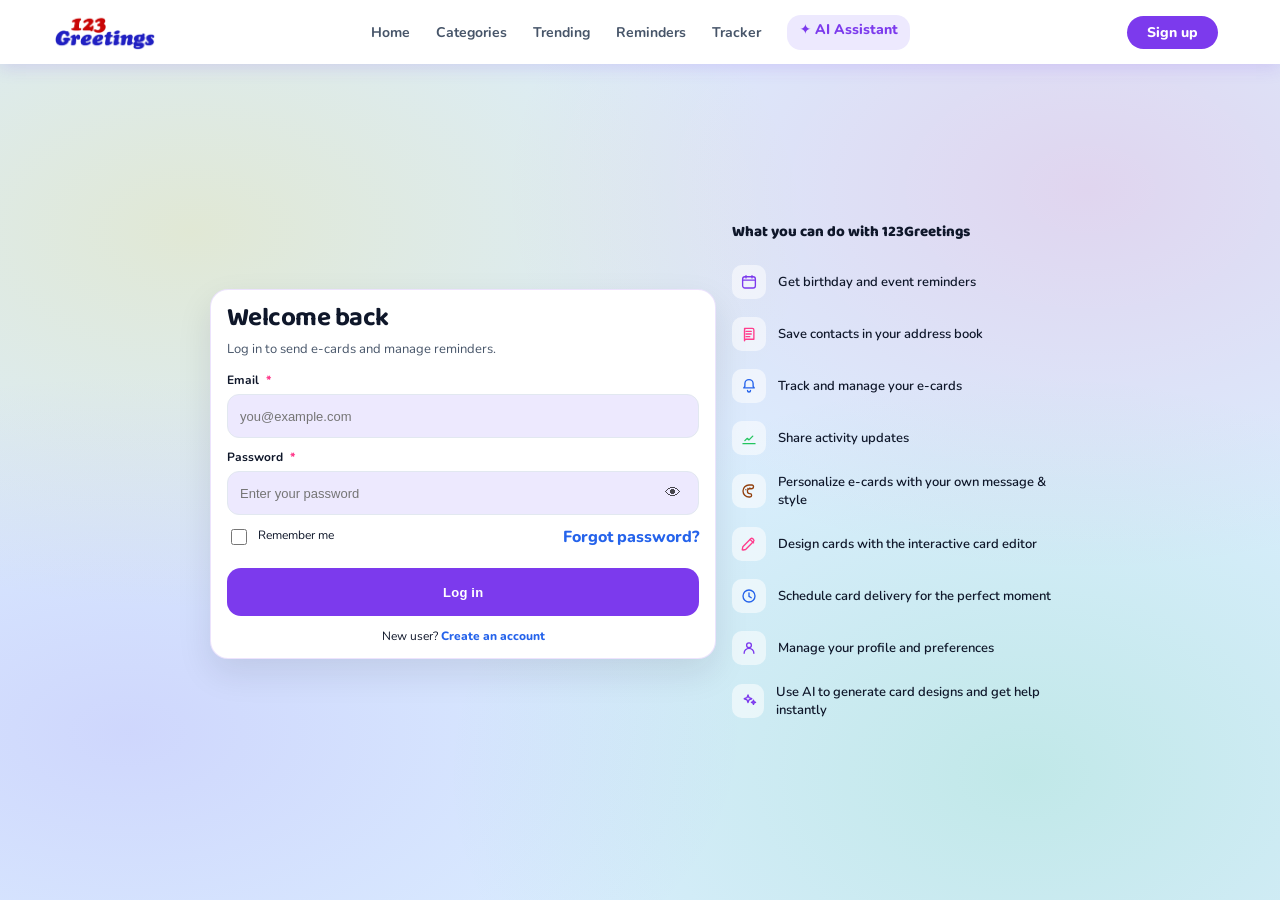
<file: login.html>
<!DOCTYPE html>
<html lang="en">
<head>
  <meta charset="UTF-8" />
  <meta name="viewport" content="width=device-width, initial-scale=1.0"/>
  <title>123Greetings - Log In</title>
  <link rel="preconnect" href="https://fonts.googleapis.com" />
  <link rel="preconnect" href="https://fonts.gstatic.com" crossorigin />
  <link href="https://fonts.googleapis.com/css2?family=Baloo+2:wght@700;800&family=Nunito:wght@400;600;700;800&display=swap" rel="stylesheet" />
  <link rel="stylesheet" href="styles/shared.css" />
  <link rel="stylesheet" href="styles/login.css" />
</head>
<body>
  <!-- NAVBAR -->
  <header class="nav">
    <div class="nav__inner">
      <a href="index.html" class="brand">
        <img src="./assets/123greet-logo.png" alt="123Greetings" class="brand__logo" />
      </a>

      <nav class="nav__links">
        <a href="#" class="nav__link">Home</a>
        <a href="#" class="nav__link">Categories</a>
         <a href="trending.html" class="nav__link">Trending</a>
        <a href="#" class="nav__link">Reminders</a>
        <a href="tracker.html" class="nav__link">Tracker</a>
        <a href="#" class="nav__link nav__link--ai">✦ AI Assistant</a>
      </nav>

      <a href="index.html" class="nav__action">Sign up</a>
    </div>
  </header>

  <!-- PAGE -->
  <main class="page">
    <section class="layout">
      <!-- LEFT: LOG IN CARD -->
      <div class="card">
        <h1 class="card__title">Welcome back</h1>
        <p class="card__subtitle">Log in to send e-cards and manage reminders.</p>

        <form class="form" autocomplete="off">
          <div class="field">
            <label class="label">Email <span class="req">*</span></label>
            <input class="input" type="email" placeholder="you@example.com" required />
          </div>

          <div class="field">
            <label class="label">Password <span class="req">*</span></label>
            <div class="input-wrap">
              <input id="pw" class="input" type="password" placeholder="Enter your password" required />
              <button class="eye" type="button" aria-label="Toggle password">
                👁
              </button>
            </div>
          </div>

          <div class="label-row">
            <label class="check">
              <input type="checkbox" />
              <span>Remember me</span>
            </label>
            <a href="#" class="link" id="forgotPassword" style="margin-left:auto;">Forgot password?</a>
          </div>

          <button class="btn-primary" type="button" id="loginBtn">Log in</button>

          <p class="bottom">
            New user? <a href="index.html" class="link">Create an account</a>
          </p>
        </form>
      </div>

      <!-- RIGHT: BENEFITS -->
      <aside class="benefits">
        <h2 class="benefits__title">What you can do with 123Greetings</h2>

        <div class="benefit">
          <div class="badge badge--violet">
            <svg class="benefit__icon" viewBox="0 0 24 24" aria-hidden="true">
              <rect x="3.5" y="5" width="17" height="15" rx="3"></rect>
              <path d="M8 3.5v3M16 3.5v3M3.5 9.5h17"></path>
            </svg>
          </div>
          <p>Get birthday and event reminders</p>
        </div>

        <div class="benefit">
          <div class="badge badge--rose">
            <svg class="benefit__icon" viewBox="0 0 24 24" aria-hidden="true">
              <path d="M6 4.5h10.5a2 2 0 0 1 2 2V19H8a2 2 0 0 0-2 2V6.5a2 2 0 0 1 2-2z"></path>
              <path d="M8 8.5h7M8 12h7M8 15.5h5"></path>
            </svg>
          </div>
          <p>Save contacts in your address book</p>
        </div>

        <div class="benefit">
          <div class="badge badge--blue">
            <svg class="benefit__icon" viewBox="0 0 24 24" aria-hidden="true">
              <path d="M6.5 9a5.5 5.5 0 1 1 11 0v3.5l1.5 2H5l1.5-2z"></path>
              <path d="M10 18a2 2 0 0 0 4 0"></path>
            </svg>
          </div>
          <p>Track and manage your e-cards</p>
        </div>

        <div class="benefit">
          <div class="badge badge--green">
            <svg class="benefit__icon" viewBox="0 0 24 24" aria-hidden="true">
              <path d="M4 19.5h16"></path>
              <path d="M6.5 15.5l3-3 2.5 2 5-5"></path>
            </svg>
          </div>
          <p>Share activity updates</p>
        </div>

        <div class="benefit">
          <div class="badge badge--yellow">
            <svg class="benefit__icon" viewBox="0 0 24 24" aria-hidden="true">
              <path d="M12 4a8 8 0 1 0 0 16h1.2a2.3 2.3 0 0 0 0-4.6h-.4A2.8 2.8 0 0 1 10 12.6 2.8 2.8 0 0 1 12.8 9h2.2A3 3 0 0 0 18 6a2 2 0 0 0-2-2z"></path>
              <circle cx="7.8" cy="10.2" r="0.9" fill="currentColor" stroke="none"></circle>
              <circle cx="10.4" cy="8.4" r="0.9" fill="currentColor" stroke="none"></circle>
              <circle cx="13.2" cy="8" r="0.9" fill="currentColor" stroke="none"></circle>
            </svg>
          </div>
          <p>Personalize e-cards with your own message &amp; style</p>
        </div>

        <div class="benefit">
          <div class="badge badge--pink">
            <svg class="benefit__icon" viewBox="0 0 24 24" aria-hidden="true">
              <path d="M4 20l3.5-.7L18 8.8a2 2 0 0 0 0-2.8l-.9-.9a2 2 0 0 0-2.8 0L3.8 15.6 3 19.9z"></path>
              <path d="M13.5 5.9l4.6 4.6"></path>
            </svg>
          </div>
          <p>Design cards with the interactive card editor</p>
        </div>

        <div class="benefit">
          <div class="badge badge--blue">
            <svg class="benefit__icon" viewBox="0 0 24 24" aria-hidden="true">
              <circle cx="12" cy="12" r="8"></circle>
              <path d="M12 8v4.5l3 1.8"></path>
            </svg>
          </div>
          <p>Schedule card delivery for the perfect moment</p>
        </div>

        <div class="benefit">
          <div class="badge badge--violet">
            <svg class="benefit__icon" viewBox="0 0 24 24" aria-hidden="true">
              <circle cx="12" cy="8.3" r="3.2"></circle>
              <path d="M5.5 19a6.5 6.5 0 0 1 13 0"></path>
            </svg>
          </div>
          <p>Manage your profile and preferences</p>
        </div>

        <div class="benefit">
          <div class="badge badge--ai">
            <svg class="benefit__icon" viewBox="0 0 24 24" aria-hidden="true">
              <path d="M12 4l1.4 3.6L17 9l-3.6 1.4L12 14l-1.4-3.6L7 9l3.6-1.4L12 4z"></path>
              <path d="M18.5 14.5l.8 2 .8-2 2-.8-2-.8-.8-2-.8 2-2 .8z"></path>
            </svg>
          </div>
          <p>Use AI to generate card designs and get help instantly</p>
        </div>
      </aside>
    </section>

    <!-- OPTIONAL UI-ONLY TOAST -->
    <div class="toast" id="toast" role="status" aria-live="polite">
      Logged in successfully!
    </div>
  </main>

  <script src="scripts/login.js"></script>
</body>
</html>
</file>
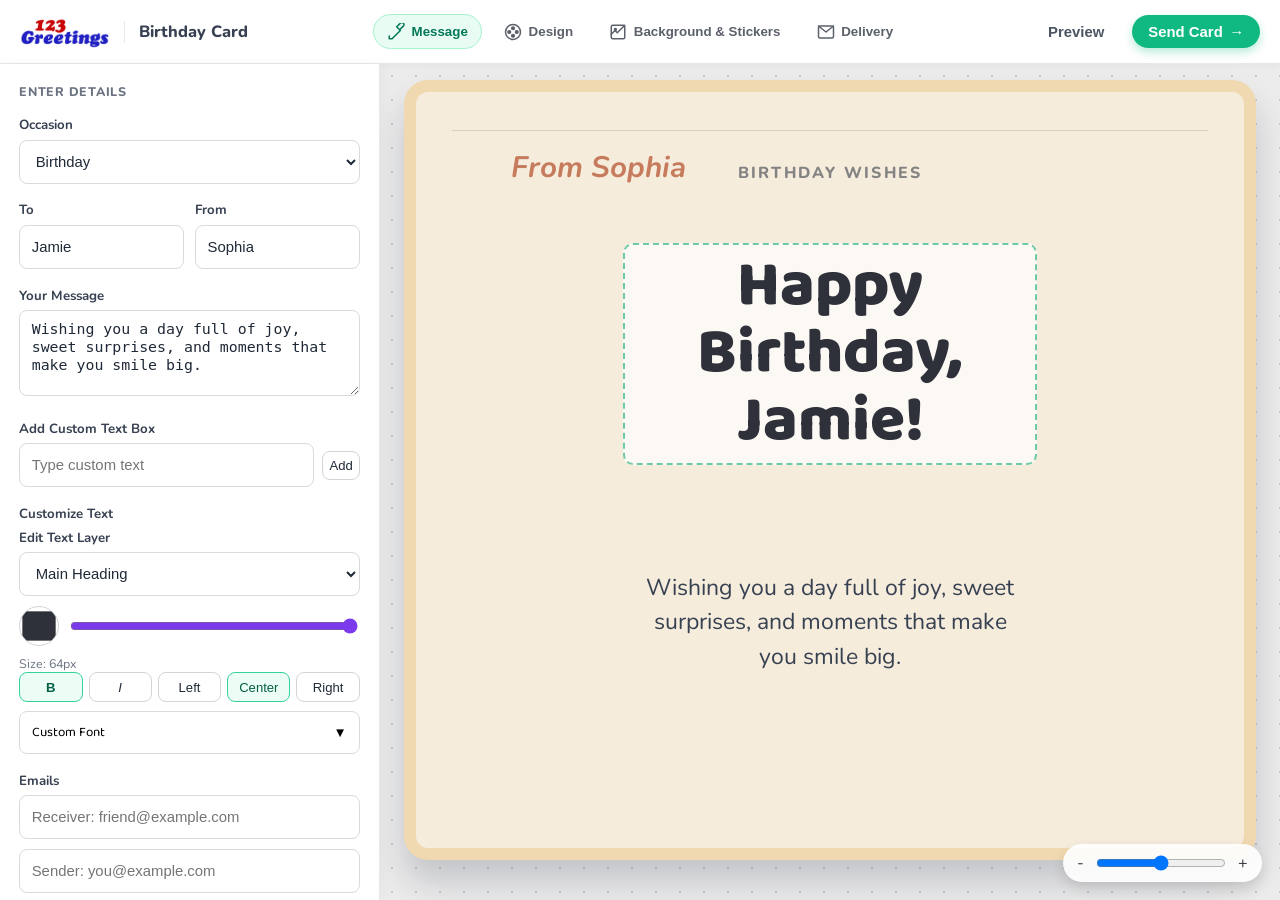
<file: personalization.html>
<!DOCTYPE html>
<html lang="en">
<head>
  <meta charset="UTF-8" />
  <meta name="viewport" content="width=device-width, initial-scale=1.0"/>
  <title>123Greetings - Personalize Card</title>
  <link rel="preconnect" href="https://fonts.googleapis.com" />
  <link rel="preconnect" href="https://fonts.gstatic.com" crossorigin />
  <link href="https://fonts.googleapis.com/css2?family=Baloo+2:wght@700;800&family=Nunito:wght@400;600;700;800&family=Pacifico&family=Dancing+Script&family=Oswald&family=Satisfy&family=Indie+Flower&family=Playfair+Display&family=Lobster&family=Roboto+Mono&display=swap" rel="stylesheet" />
  <link rel="stylesheet" href="styles/shared.css" />
  <link rel="stylesheet" href="styles/personalization.css?v=20260318-2" />
</head>
<body class="personalization-page">
  <header class="editor-header">
    <div class="header-left">
      <a href="index.html" class="brand-link">
        <img src="./assets/123greet-logo.png" alt="123Greetings" class="header-logo" />
      </a>
      <div class="header-divider"></div>
      <span class="header-title">Birthday Card</span>
    </div>

    <div class="header-center">
      <button class="tool-btn active" data-tool="text">
        <svg class="tool-icon" viewBox="0 0 24 24" aria-hidden="true">
          <path d="M3 17.25V21h3.75L17.81 9.94m-4.87-4.87L17.81 9.94m-4.87-4.87l4.87-4.87a2.828 2.828 0 1 1 4.001 4.001l-4.87 4.87" stroke="currentColor" stroke-width="2" fill="none" stroke-linecap="round" stroke-linejoin="round"/>
        </svg>
        <span class="tool-label">Message</span>
      </button>
      <button class="tool-btn" data-tool="theme">
        <svg class="tool-icon" viewBox="0 0 24 24" aria-hidden="true">
          <circle cx="12" cy="12" r="10" stroke="currentColor" stroke-width="2" fill="none"/>
          <circle cx="12" cy="7" r="2" fill="currentColor"/>
          <circle cx="17" cy="12" r="2" fill="currentColor"/>
          <circle cx="12" cy="17" r="2" fill="currentColor"/>
          <circle cx="7" cy="12" r="2" fill="currentColor"/>
        </svg>
        <span class="tool-label">Design</span>
      </button>
      <button class="tool-btn" data-tool="image">
        <svg class="tool-icon" viewBox="0 0 24 24" aria-hidden="true">
          <rect x="3" y="3" width="18" height="18" rx="2" stroke="currentColor" stroke-width="2" fill="none"/>
          <circle cx="8.5" cy="8.5" r="1.5" fill="currentColor"/>
          <path d="M3 15l5-5 3 3 10-10" stroke="currentColor" stroke-width="2" fill="none" stroke-linecap="round" stroke-linejoin="round"/>
        </svg>
        <span class="tool-label">Background & Stickers</span>
      </button>
      <button class="tool-btn" data-tool="delivery">
        <svg class="tool-icon" viewBox="0 0 24 24" aria-hidden="true">
          <rect x="2" y="4" width="20" height="16" rx="2" stroke="currentColor" stroke-width="2" fill="none"/>
          <path d="M2 4l10 8 10-8" stroke="currentColor" stroke-width="2" fill="none" stroke-linecap="round" stroke-linejoin="round"/>
        </svg>
        <span class="tool-label">Delivery</span>
      </button>
    </div>

    <div class="header-right">
      <button class="action-btn text-btn" id="previewBtn">Preview</button>
      <button class="action-btn primary-btn" id="sendBtn">Send Card <span class="arrow">→</span></button>
    </div>
  </header>

  <main class="editor-workspace">
    <!-- Sidebar -->
    <aside class="editor-sidebar">
      <div class="sidebar-scroll-content">
        
        <!-- Section: Message (Active by default) -->
        <div class="tool-section active" id="tool-text">
          <h3 class="sidebar-heading">Enter Details</h3>
          
          <div class="field-group">
            <label class="compact-label" for="ecardOccasion">Occasion</label>
            <select id="ecardOccasion" class="input compact-input">
              <option>Birthday</option>
              <option>Anniversary</option>
              <option>Thank You</option>
              <option>Get Well Soon</option>
              <option>Congratulations</option>
            </select>
          </div>

          <div class="field-group">
            <div class="split-inputs">
              <div>
                <label class="compact-label" for="ecardTo">To</label>
                <input id="ecardTo" class="input compact-input" type="text" value="Jamie" />
              </div>
              <div>
                <label class="compact-label" for="ecardFrom">From</label>
                <input id="ecardFrom" class="input compact-input" type="text" value="Sophia" />
              </div>
            </div>
          </div>

          <div class="field-group">
            <label class="compact-label" for="ecardMessage">Your Message</label>
            <textarea id="ecardMessage" class="input compact-input ecard-textarea" rows="4">Wishing you a day full of joy, sweet surprises, and moments that make you smile big.</textarea>
          </div>

          <div class="field-group">
            <label class="compact-label" for="newTextContent">Add Custom Text Box</label>
            <div class="custom-text-input-row">
              <input id="newTextContent" class="input compact-input" type="text" placeholder="Type custom text" />
              <button id="addTextBoxBtn" class="text-style-btn" type="button">Add</button>
            </div>
          </div>

          <div class="field-group">
             <label class="compact-label" for="ecardFontColor">Customize Text</label>
             <div class="mb-2">
               <label class="compact-label" for="textTargetSelect">Edit Text Layer</label>
               <select id="textTargetSelect" class="input compact-input">
                 <option value="heading">Main Heading</option>
                 <option value="message">Message</option>
                 <option value="occasion">Occasion Label</option>
                 <option value="from">From Signature</option>
               </select>
             </div>

             <div class="color-picker-row mb-2">
                 <input id="ecardFontColor" class="color-input compact-color" type="color" value="#1f2937" title="Text Color" />
                 <input id="ecardFontSize" class="range compact-range" type="range" min="16" max="64" value="22" title="Size"/>
             </div>
             <p id="fontSizeValue" class="helper-text-small">Size: 22px</p>

             <div class="text-style-row mb-2">
               <button type="button" id="textBoldBtn" class="text-style-btn"><strong>B</strong></button>
               <button type="button" id="textItalicBtn" class="text-style-btn"><em>I</em></button>
               <button type="button" id="alignLeftBtn" class="text-style-btn">Left</button>
               <button type="button" id="alignCenterBtn" class="text-style-btn active">Center</button>
               <button type="button" id="alignRightBtn" class="text-style-btn">Right</button>
             </div>
             
             <!-- Custom Font Dropdown -->
             <div class="font-dropdown-container">
                 <button class="font-dropdown-trigger" id="fontDropdownBtn">
                     <span id="currentFontName">Modern Sans</span>
                     <span class="arrow">▼</span>
                 </button>
                 <div class="font-dropdown-menu" id="fontDropdownMenu">
                     <button class="font-option" data-font="'Nunito', sans-serif" style="font-family: 'Nunito', sans-serif;">Modern Sans</button>
                     <button class="font-option" data-font="'Georgia', serif" style="font-family: 'Georgia', serif;">Classic Serif</button>
                     <button class="font-option" data-font="'Trebuchet MS', sans-serif" style="font-family: 'Trebuchet MS', sans-serif;">Rounded</button>
                     <button class="font-option" data-font="'Courier New', monospace" style="font-family: 'Courier New', monospace;">Typewriter</button>
                     <button class="font-option" data-font="'Pacifico', cursive" style="font-family: 'Pacifico', cursive;">Script (Pacifico)</button>
                     <button class="font-option" data-font="'Dancing Script', cursive" style="font-family: 'Dancing Script', cursive;">Calligraphy</button>
                     <button class="font-option" data-font="'Oswald', sans-serif" style="font-family: 'Oswald', sans-serif;">Bold (Oswald)</button>
                     <button class="font-option" data-font="'Playfair Display', serif" style="font-family: 'Playfair Display', serif;">Elegant (Playfair)</button>
                     <button class="font-option" data-font="'Lobster', cursive" style="font-family: 'Lobster', cursive;">Lobster</button>
                 </div>
                 <!-- Hidden select for JS compatibility -->
                 <select id="ecardFont" style="display:none">
                    <option value="'Nunito', sans-serif">Modern Sans</option>
                    <option value="'Georgia', serif">Classic Serif</option>
                    <option value="'Trebuchet MS', sans-serif">Friendly Rounded</option>
                    <option value="'Courier New', monospace">Typewriter</option>
                    <option value="'Pacifico', cursive">Script (Pacifico)</option>
                    <option value="'Dancing Script', cursive">Calligraphy</option>
                    <option value="'Oswald', sans-serif">Bold (Oswald)</option>
                    <option value="'Playfair Display', serif">Elegant (Playfair)</option>
                    <option value="'Lobster', cursive">Lobster</option>
                 </select>
             </div>
          </div>

           <div class="field-group">
            <label class="compact-label">Emails</label>
            <input id="ecardToEmail" class="input compact-input mb-2" type="email" placeholder="Receiver: friend@example.com" />
            <input id="ecardFromEmail" class="input compact-input" type="email" placeholder="Sender: you@example.com" />
          </div>
        </div>

        <!-- Section: Design -->
        <div class="tool-section" id="tool-theme">
          <h3 class="sidebar-heading">Global Theme</h3>
          
          <div class="field-group">
            <label class="compact-label">Theme Preset</label>
            <div class="theme-grid">
               <button class="theme-btn theme-blossom active" data-value="blossom" onclick="document.getElementById('ecardTheme').value='blossom'; document.getElementById('ecardTheme').dispatchEvent(new Event('change'));"></button>
               <button class="theme-btn theme-sunrise" data-value="sunrise" onclick="document.getElementById('ecardTheme').value='sunrise'; document.getElementById('ecardTheme').dispatchEvent(new Event('change'));"></button>
               <button class="theme-btn theme-mint" data-value="mint" onclick="document.getElementById('ecardTheme').value='mint'; document.getElementById('ecardTheme').dispatchEvent(new Event('change'));"></button>
               <button class="theme-btn theme-night" data-value="night" onclick="document.getElementById('ecardTheme').value='night'; document.getElementById('ecardTheme').dispatchEvent(new Event('change'));"></button>
               <select id="ecardTheme" style="display:none"><option value="blossom">Blossom</option><option value="sunrise">Sunrise</option><option value="mint">Mint</option><option value="night">Night</option></select>
            </div>
          </div>

          <div class="field-group">
             <label class="compact-label">Overlay & Effects</label>
             <select id="ecardEffect" class="input compact-input">
                <option value="none">None</option>
                <option value="glitter">Glitter</option>
                <option value="confetti">Confetti</option>
                <option value="sparkle">Sparkles</option>
                <option value="hearts">Hearts</option>
              </select>
          </div>
          
           <!-- Hidden Accent Style buttons kept for logic integrity but hidden from UI if unnecessary or merged -->
           <div style="display:none" class="field">
              <div class="swatches">
                <button class="swatch is-active" type="button" data-accent="classic">Classic</button>
                <button class="swatch" type="button" data-accent="playful">Playful</button>
                <button class="swatch" type="button" data-accent="elegant">Elegant</button>
              </div>
            </div>
        </div>

        <!-- Section: Image & Stickers -->
        <div class="tool-section" id="tool-image">
            <h3 class="sidebar-heading">Background & Stickers</h3>

            <div class="field-group">
                <label class="compact-label">Upload Background</label>
                <div class="upload-wrapper">
                    <label for="bgUploadInput" class="upload-btn">
                        <svg class="upload-icon" viewBox="0 0 24 24" aria-hidden="true">
                          <path d="M20 6h-8l-2-2H4c-1.1 0-2 .9-2 2v12c0 1.1.9 2 2 2h16c1.1 0 2-.9 2-2V8c0-1.1-.9-2-2-2z" stroke="currentColor" stroke-width="1.5" fill="none" stroke-linecap="round" stroke-linejoin="round"/>
                        </svg> Choose Image
                    </label>
                    <input type="file" id="bgUploadInput" accept="image/*" class="hidden-file-input" />
                </div>
                <p class="helper-text-small">Replaces current background image.</p>
            </div>

            <div class="field-group">
                <label class="compact-label">Choose Preset Background</label>
                <div class="bg-picker compact-grid" role="radiogroup">
                    <button class="bg-choice is-active" type="button" data-bg="none">
                        <div class="bg-preview-none"></div>
                        <span class="bg-choice__label">None</span>
                    </button>
                    <button class="bg-choice" type="button" data-bg="assets/pink-floral.jpg"><img src="assets/pink-floral.jpg" /></button>
                    <button class="bg-choice" type="button" data-bg="assets/pink-floral2.jpg"><img src="assets/pink-floral2.jpg" /></button>
                    <button class="bg-choice" type="button" data-bg="assets/green-floral.jpg"><img src="assets/green-floral.jpg" /></button>
                    <button class="bg-choice" type="button" data-bg="assets/blue-balloons.jpg"><img src="assets/blue-balloons.jpg" /></button>
                    <button class="bg-choice" type="button" data-bg="assets/christmas.jpg"><img src="assets/christmas.jpg" /></button>
                </div>
            </div>

            <div class="field-group">
                <label class="compact-label">Add Stickers</label>
                <div class="sticker-grid">
                    <button class="sticker-btn" data-sticker="🎉">🎉</button>
                    <button class="sticker-btn" data-sticker="🎂">🎂</button>
                    <button class="sticker-btn" data-sticker="🎈">🎈</button>
                    <button class="sticker-btn" data-sticker="🎁">🎁</button>
                    <button class="sticker-btn" data-sticker="❤️">❤️</button>
                    <button class="sticker-btn" data-sticker="⭐">⭐</button>
                    <button class="sticker-btn" data-sticker="🍰">🍰</button>
                    <button class="sticker-btn" data-sticker="🌷">🌷</button>
                </div>
                <p class="helper-text-small">Click to add to canvas. Drag to move.</p>
            </div>
             <!-- Hidden select for compatibility -->
             <select id="ecardMood" style="display:none"><option value="🎉">Party</option><option value="🌸">Floral</option><option value="✨">Sparkle</option><option value="💌">Love note</option></select>

        </div>

        <!-- Section: Delivery -->
        <div class="tool-section" id="tool-delivery">
          <h3 class="sidebar-heading">Schedule Delivery</h3>
           <div class="field-group">
            <label class="compact-label" for="ecardSendDate">Date</label>
            <input id="ecardSendDate" class="input compact-input" type="date" />
          </div>
          <div class="field-group">
            <label class="compact-label" for="ecardSendTime">Time</label>
            <input id="ecardSendTime" class="input compact-input" type="time" value="09:00" />
          </div>
          <p class="helper-text">We will email the card to the receiver at this time.</p>
          <button id="scheduleBtn" class="btn-block-secondary">Confirm Schedule</button>
        </div>

      </div>
    </aside>

    <!-- Main Canvas -->
    <section class="canvas-area">
      <div class="canvas-container">
        <article id="ecardCanvas" class="ecard ecard--blossom">
            <!-- Draggable elements -->
          <div id="draggableFrom" class="draggable-text" style="top: 6%; left: 22%;">
            <p id="canvasFrom" class="ecard__from">From Sophia</p>
          </div>

            <div id="draggableOccasion" class="draggable-text" style="top: 8%; left: 50%;">
                <p id="canvasOccasion" class="ecard__occasion">Birthday wishes</p>
            </div>
            
            <div id="draggableHeading" class="draggable-text" style="top: 20%; left: 50%;">
                <h2 id="canvasHeading" class="ecard__heading">Happy Birthday, Jamie!</h2>
            </div>
            
            <div id="draggableMessage" class="draggable-text" style="top: 62%; left: 50%;">
                <p id="canvasMessage" class="ecard__message"></p>
            </div>
            
            <div id="canvasEffect" class="ecard__effect-layer" aria-hidden="true"></div>
            
            <div class="ecard__footer">
              <div class="ecard__meta">
                <!-- Simplified emails for preview -->
                <p id="canvasEmails" class="ecard__emails" style="display:none">sender@example.com -> receiver@example.com</p> 
                <p id="canvasSendAt" class="ecard__send-at" style="display:none">Send: Not scheduled yet</p>
              </div>
              <p id="canvasMood" class="ecard__mood" aria-hidden="true" style="display:none">🎉</p>
            </div>
            
            <!-- Container for added stickers -->
            <div id="stickerLayer" class="sticker-layer"></div>
        </article>
      </div>
      
      <div class="zoom-controls">
         <span class="zoom-icon">-</span>
         <input type="range" min="0.5" max="1.5" step="0.1" value="1" class="zoom-slider">
         <span class="zoom-icon">+</span>
      </div>
    </section>
  </main>

  <div id="previewOverlay" class="preview-overlay" hidden>
    <div class="preview-stage">
      <div id="previewEnvelope" class="envelope">
        <div class="envelope-back"></div>
        <div class="envelope-card-slot" id="envelopeCardSlot"></div>
        <div class="envelope-flap"></div>
      </div>
      <button id="closePreviewBtn" class="preview-close-btn" type="button">Close Preview</button>
    </div>
  </div>

  <div class="toast" id="toast">Action completed.</div>
  <script src="scripts/script.js?v=20260319-10"></script>
  <script>
    (function () {
      function initFallback() {
        if (window.__ecardEditorReady) return;

        var canvas = document.getElementById('ecardCanvas');
        if (!canvas) return;

        var toolBtns = document.querySelectorAll('.tool-btn');
        var toolSections = document.querySelectorAll('.tool-section');
        var textTargetSelect = document.getElementById('textTargetSelect');
        var ecardFontColor = document.getElementById('ecardFontColor');
        var ecardFontSize = document.getElementById('ecardFontSize');
        var fontSizeValue = document.getElementById('fontSizeValue');

        var layerEls = {
          heading: document.getElementById('canvasHeading'),
          message: document.getElementById('canvasMessage'),
          occasion: document.getElementById('canvasOccasion'),
          from: document.getElementById('canvasFrom')
        };

        var wrapperEls = {
          heading: document.getElementById('draggableHeading'),
          message: document.getElementById('draggableMessage'),
          occasion: document.getElementById('draggableOccasion'),
          from: document.getElementById('draggableFrom')
        };

        var activeLayerKey = (textTargetSelect && layerEls[textTargetSelect.value]) ? textTargetSelect.value : 'heading';

        function rgbToHex(color) {
          if (!color) return null;
          if (color.charAt(0) === '#') return color;
          var match = color.match(/\d+/g);
          if (!match || match.length < 3) return null;
          var r = parseInt(match[0], 10);
          var g = parseInt(match[1], 10);
          var b = parseInt(match[2], 10);
          if (!Number.isFinite(r) || !Number.isFinite(g) || !Number.isFinite(b)) return null;
          var toHex = function (v) { return v.toString(16).padStart(2, '0'); };
          return '#' + toHex(r) + toHex(g) + toHex(b);
        }

        function setActiveLayer(key) {
          if (!layerEls[key]) return;
          activeLayerKey = key;
          Object.keys(wrapperEls).forEach(function (k) {
            if (wrapperEls[k]) wrapperEls[k].classList.remove('is-selected');
          });
          if (wrapperEls[key]) wrapperEls[key].classList.add('is-selected');
          if (textTargetSelect) textTargetSelect.value = key;

          if (ecardFontSize) {
            var computed = window.getComputedStyle(layerEls[key]);
            var px = parseInt(computed.fontSize, 10);
            if (Number.isFinite(px)) {
              ecardFontSize.value = String(px);
              if (fontSizeValue) fontSizeValue.textContent = 'Size: ' + px + 'px';
            }

            if (ecardFontColor) {
              var hex = rgbToHex(computed.color);
              if (hex) ecardFontColor.value = hex;
            }
          }
        }

        if (textTargetSelect) {
          textTargetSelect.addEventListener('change', function () {
            setActiveLayer(textTargetSelect.value);
          });
        }

        Object.keys(wrapperEls).forEach(function (key) {
          var wrapper = wrapperEls[key];
          if (!wrapper) return;
          wrapper.addEventListener('click', function (e) {
            e.stopPropagation();
            setActiveLayer(key);
          });
        });

        if (ecardFontSize) {
          ecardFontSize.addEventListener('input', function () {
            var target = layerEls[activeLayerKey];
            var px = parseInt(ecardFontSize.value, 10);
            if (!target || !Number.isFinite(px)) return;
            target.style.fontSize = px + 'px';
            if (fontSizeValue) fontSizeValue.textContent = 'Size: ' + px + 'px';
          });
        }

        if (ecardFontColor) {
          ecardFontColor.addEventListener('input', function () {
            var target = layerEls[activeLayerKey];
            if (!target) return;
            target.style.color = ecardFontColor.value;
          });
        }

        toolBtns.forEach(function (btn) {
          btn.addEventListener('click', function () {
            var toolId = btn.getAttribute('data-tool') || 'text';
            toolBtns.forEach(function (b) { b.classList.remove('active'); });
            toolSections.forEach(function (s) {
              s.classList.remove('active');
              s.style.display = 'none';
            });
            btn.classList.add('active');
            var target = document.getElementById('tool-' + toolId);
            if (target) {
              target.classList.add('active');
              target.style.display = 'block';
            }
          });
        });

        function getScale() {
          var transform = window.getComputedStyle(canvas).transform;
          if (!transform || transform === 'none') return 1;
          var match = transform.match(/matrix\(([^,]+),/);
          if (!match) return 1;
          var n = parseFloat(match[1]);
          return Number.isFinite(n) && n > 0 ? n : 1;
        }

        function makeDraggable(el) {
          var dragging = false;
          var pointerId = null;
          var offsetX = 0;
          var offsetY = 0;

          el.style.touchAction = 'none';
          el.style.pointerEvents = 'auto';

          el.addEventListener('pointerdown', function (e) {
            if (e.pointerType === 'mouse' && e.button !== 0) return;
            e.preventDefault();

            var scale = getScale();
            var rect = el.getBoundingClientRect();
            var canvasRect = canvas.getBoundingClientRect();

            offsetX = (e.clientX - rect.left) / scale;
            offsetY = (e.clientY - rect.top) / scale;

            el.style.left = ((rect.left - canvasRect.left) / scale) + 'px';
            el.style.top = ((rect.top - canvasRect.top) / scale) + 'px';
            el.style.transform = 'none';

            dragging = true;
            pointerId = e.pointerId;
            el.classList.add('dragging');
            if (el.setPointerCapture) el.setPointerCapture(pointerId);
          });

          el.addEventListener('pointermove', function (e) {
            if (!dragging || e.pointerId !== pointerId) return;
            e.preventDefault();
            var scale = getScale();
            var canvasRect = canvas.getBoundingClientRect();
            var x = (e.clientX - canvasRect.left) / scale - offsetX;
            var y = (e.clientY - canvasRect.top) / scale - offsetY;
            el.style.left = x + 'px';
            el.style.top = y + 'px';
          });

          function endDrag(e) {
            if (!dragging) return;
            if (e && typeof e.pointerId === 'number' && e.pointerId !== pointerId) return;
            dragging = false;
            pointerId = null;
            el.classList.remove('dragging');
          }

          el.addEventListener('pointerup', endDrag);
          el.addEventListener('pointercancel', endDrag);
          el.addEventListener('lostpointercapture', endDrag);
        }

        document.querySelectorAll('.draggable-text').forEach(makeDraggable);
        setActiveLayer(activeLayerKey);
      }

      if (document.readyState === 'loading') {
        document.addEventListener('DOMContentLoaded', function () {
          setTimeout(initFallback, 120);
        });
      } else {
        setTimeout(initFallback, 120);
      }
    })();
  </script>
</body>
</html>
</file>
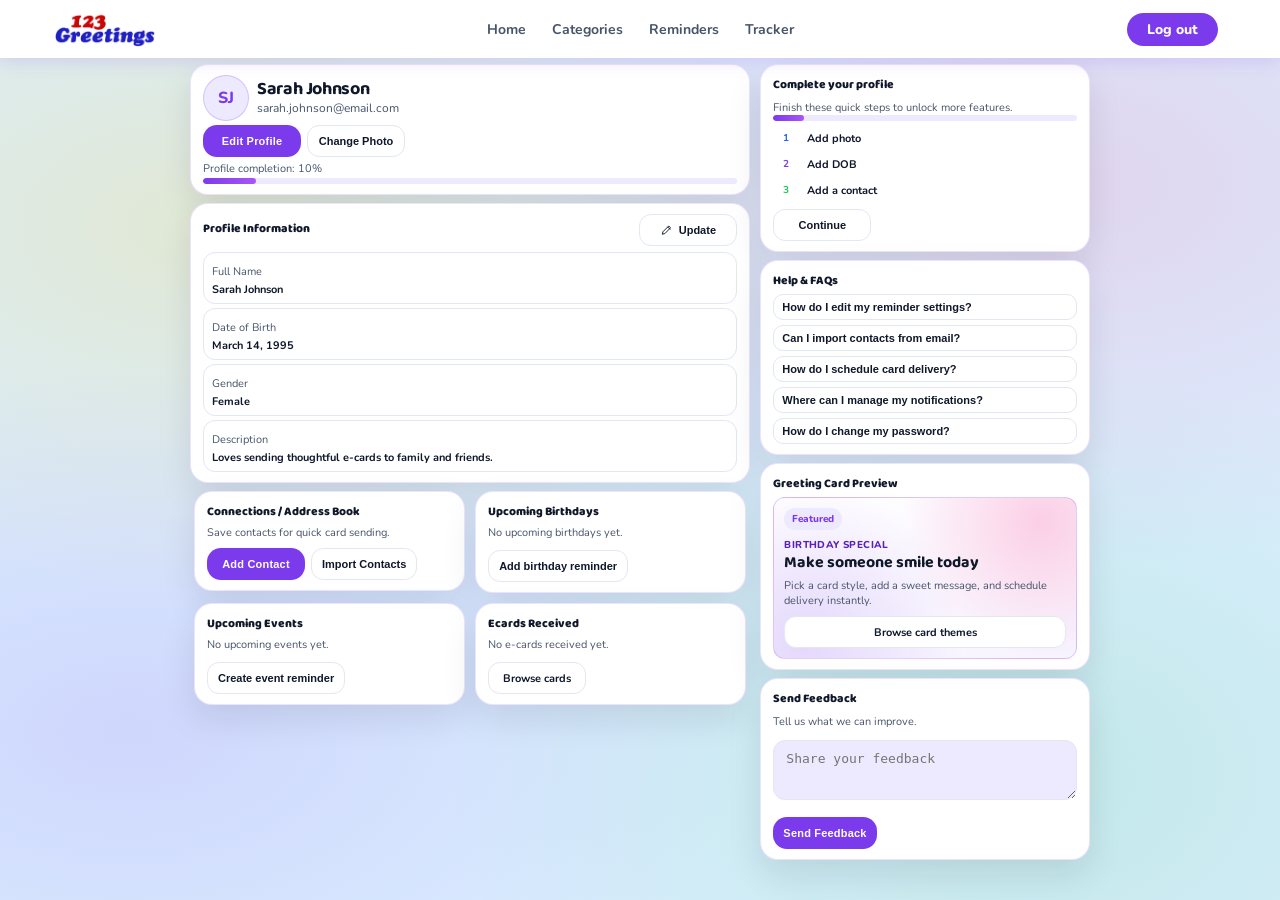
<file: profile.html>
<!DOCTYPE html>
<html lang="en">
<head>
  <meta charset="UTF-8" />
  <meta name="viewport" content="width=device-width, initial-scale=1.0"/>
  <title>123Greetings - Profile</title>
  <link rel="preconnect" href="https://fonts.googleapis.com" />
  <link rel="preconnect" href="https://fonts.gstatic.com" crossorigin />
  <link href="https://fonts.googleapis.com/css2?family=Baloo+2:wght@700;800&family=Nunito:wght@400;600;700;800&display=swap" rel="stylesheet" />
  <link rel="stylesheet" href="styles/shared.css" />
  <link rel="stylesheet" href="styles/profile.css" />
</head>
<body class="profile-page">
  <!-- NAVBAR -->
  <header class="nav">
    <div class="nav__inner">
      <a href="index.html" class="brand">
        <img src="./assets/123greet-logo.png" alt="123Greetings" class="brand__logo" />
      </a>

      <nav class="nav__links">
        <a href="#" class="nav__link">Home</a>
        <a href="#" class="nav__link">Categories</a>
        <a href="#" class="nav__link">Reminders</a>
        <a href="tracker.html" class="nav__link">Tracker</a>
      </nav>

      <a href="#" class="nav__action" id="logoutBtn">Log out</a>
    </div>
  </header>

  <!-- PAGE -->
  <main class="page">
    <section class="layout profile-layout">
      <!-- LEFT COLUMN -->
      <div class="profile-main">
        <section class="card">
          <div class="profile-header">
            <div class="profile-avatar" aria-hidden="true">SJ</div>
            <div class="profile-identity">
              <h1 class="card__title profile-name" id="profileNameText">Sarah Johnson</h1>
              <p class="card__subtitle profile-email" id="profileEmailText">sarah.johnson@email.com</p>
            </div>
          </div>

          <div class="profile-actions">
            <button class="btn-primary btn-primary--inline" type="button" id="editProfileBtn">Edit Profile</button>
            <button class="btn-secondary" type="button" id="changePhotoBtn">Change Photo</button>
          </div>

          <p class="helper profile-progress-line">Profile completion: <span id="profileCompletionText">10%</span></p>
          <div class="profile-progress" role="progressbar" aria-valuemin="0" aria-valuemax="100" aria-valuenow="10">
            <span class="profile-progress__fill" id="profileProgressFill"></span>
          </div>
        </section>

        <section class="card">
          <div class="card__head">
            <h2 class="benefits__title">Profile Information</h2>
            <button class="btn-secondary profile-update-btn" type="button" id="updateProfileBtn" aria-label="Update profile information">
              <svg class="profile-update__icon" viewBox="0 0 24 24" aria-hidden="true">
                <path d="M4 20l3.5-.7L18 8.8a2 2 0 0 0 0-2.8l-.9-.9a2 2 0 0 0-2.8 0L3.8 15.6 3 19.9z"></path>
                <path d="M13.5 5.9l4.6 4.6"></path>
              </svg>
              <span>Update</span>
            </button>
          </div>

          <div id="profileDisplay" class="profile-display">
            <div class="profile-row">
              <span class="muted">Full Name</span>
              <p id="displayName">Sarah Johnson</p>
            </div>
            <div class="profile-row">
              <span class="muted">Date of Birth</span>
              <p id="displayDob">March 14, 1995</p>
            </div>
            <div class="profile-row">
              <span class="muted">Gender</span>
              <p id="displayGender">Female</p>
            </div>
            <div class="profile-row">
              <span class="muted">Description</span>
              <p id="displayDescription">Loves sending thoughtful e-cards to family and friends.</p>
            </div>
          </div>

          <form id="profileEditForm" class="profile-edit" autocomplete="off">
            <div class="field">
              <label class="label" for="editName">Full Name</label>
              <input id="editName" class="input" type="text" value="Sarah Johnson" />
            </div>

            <div class="field">
              <label class="label" for="editEmail">Email</label>
              <input id="editEmail" class="input" type="email" value="sarah.johnson@email.com" />
            </div>

            <div class="field">
              <label class="label">Date of Birth</label>
              <div class="dob">
                <div class="select">
                  <select id="editMonth" class="input">
                    <option>January</option>
                    <option>February</option>
                    <option selected>March</option>
                    <option>April</option>
                    <option>May</option>
                    <option>June</option>
                    <option>July</option>
                    <option>August</option>
                    <option>September</option>
                    <option>October</option>
                    <option>November</option>
                    <option>December</option>
                  </select>
                </div>
                <div class="select">
                  <select id="editDay" class="input">
                    <option>1</option>
                    <option>2</option>
                    <option>3</option>
                    <option>4</option>
                    <option>5</option>
                    <option>6</option>
                    <option>7</option>
                    <option>8</option>
                    <option>9</option>
                    <option>10</option>
                    <option>11</option>
                    <option>12</option>
                    <option>13</option>
                    <option selected>14</option>
                    <option>15</option>
                    <option>16</option>
                    <option>17</option>
                    <option>18</option>
                    <option>19</option>
                    <option>20</option>
                    <option>21</option>
                    <option>22</option>
                    <option>23</option>
                    <option>24</option>
                    <option>25</option>
                    <option>26</option>
                    <option>27</option>
                    <option>28</option>
                    <option>29</option>
                    <option>30</option>
                    <option>31</option>
                  </select>
                </div>
                <div class="select">
                  <select id="editYear" class="input">
                    <option>1990</option>
                    <option>1991</option>
                    <option>1992</option>
                    <option>1993</option>
                    <option>1994</option>
                    <option selected>1995</option>
                    <option>1996</option>
                    <option>1997</option>
                    <option>1998</option>
                    <option>1999</option>
                    <option>2000</option>
                    <option>2001</option>
                    <option>2002</option>
                    <option>2003</option>
                    <option>2004</option>
                    <option>2005</option>
                  </select>
                </div>
              </div>
            </div>

            <div class="field">
              <label class="label" for="editGender">Gender</label>
              <select id="editGender" class="input">
                <option selected>Female</option>
                <option>Male</option>
                <option>Non-binary</option>
                <option>Prefer not to say</option>
              </select>
            </div>

            <div class="field">
              <label class="label" for="editDescription">Description</label>
              <textarea id="editDescription" class="input profile-textarea">Loves sending thoughtful e-cards to family and friends.</textarea>
            </div>

            <div class="profile-actions">
              <button class="btn-primary btn-primary--inline" type="submit">Save Changes</button>
              <button class="btn-secondary" type="button" id="cancelEditBtn">Cancel</button>
            </div>
          </form>
        </section>

        <div class="profile-subgrid">
          <section class="card profile-mini-card">
            <h2 class="benefits__title">Connections / Address Book</h2>
            <p class="profile-empty">Save contacts for quick card sending.</p>
            <div class="profile-actions">
              <button class="btn-primary btn-primary--inline" type="button" id="addContactBtn">Add Contact</button>
              <button class="btn-secondary" type="button" id="importContactsBtn">Import Contacts</button>
            </div>
          </section>

          <section class="card profile-mini-card">
            <h2 class="benefits__title">Upcoming Birthdays</h2>
            <p class="profile-empty">No upcoming birthdays yet.</p>
            <button class="btn-secondary" type="button" id="addBirthdayBtn">Add birthday reminder</button>
          </section>

          <section class="card profile-mini-card">
            <h2 class="benefits__title">Upcoming Events</h2>
            <p class="profile-empty">No upcoming events yet.</p>
            <button class="btn-secondary" type="button" id="addEventBtn">Create event reminder</button>
          </section>

          <section class="card profile-mini-card">
            <h2 class="benefits__title">Ecards Received</h2>
            <p class="profile-empty">No e-cards received yet.</p>
            <a href="index.html" class="btn-secondary" id="browseCardsBtn">Browse cards</a>
          </section>
        </div>
      </div>

      <!-- RIGHT COLUMN -->
      <aside class="profile-side">
        <section class="card">
          <h2 class="benefits__title">Complete your profile</h2>
          <p class="helper">Finish these quick steps to unlock more features.</p>

          <div class="profile-progress" role="progressbar" aria-valuemin="0" aria-valuemax="100" aria-valuenow="10">
            <span class="profile-progress__fill" style="width:10%;"></span>
          </div>

          <ul class="profile-checklist">
            <li><span class="badge badge--blue">1</span> Add photo</li>
            <li><span class="badge badge--violet">2</span> Add DOB</li>
            <li><span class="badge badge--green">3</span> Add a contact</li>
          </ul>

          <button class="btn-secondary" type="button" id="continueBtn">Continue</button>
        </section>

        <section class="card">
          <h2 class="benefits__title">Help &amp; FAQs</h2>
          <div class="faq-list">
            <button class="faq-item" type="button">How do I edit my reminder settings?</button>
            <button class="faq-item" type="button">Can I import contacts from email?</button>
            <button class="faq-item" type="button">How do I schedule card delivery?</button>
            <button class="faq-item" type="button">Where can I manage my notifications?</button>
            <button class="faq-item" type="button">How do I change my password?</button>
          </div>
        </section>

        <section class="card">
          <h2 class="benefits__title">Greeting Card Preview</h2>
          <div class="greeting-preview">
            <div class="greeting-preview__tag">Featured</div>
            <p class="greeting-preview__occasion">Birthday Special</p>
            <h3 class="greeting-preview__title">Make someone smile today</h3>
            <p class="greeting-preview__text">Pick a card style, add a sweet message, and schedule delivery instantly.</p>
            <a href="index.html" class="btn-secondary greeting-preview__cta">Browse card themes</a>
          </div>
        </section>

        <section class="card">
          <h2 class="benefits__title">Send Feedback</h2>
          <p class="helper">Tell us what we can improve.</p>
          <div class="field">
            <textarea id="feedbackMessage" class="input profile-textarea" placeholder="Share your feedback"></textarea>
          </div>
          <div class="profile-actions">
            <button class="btn-primary btn-primary--inline" type="button" id="sendFeedbackBtn">Send Feedback</button>
          </div>
        </section>
      </aside>
    </section>

    <div class="toast" id="toast" role="status" aria-live="polite">
      Profile updated successfully!
    </div>
  </main>

  <script src="scripts/profile.js"></script>
</body>
</html>
</file>
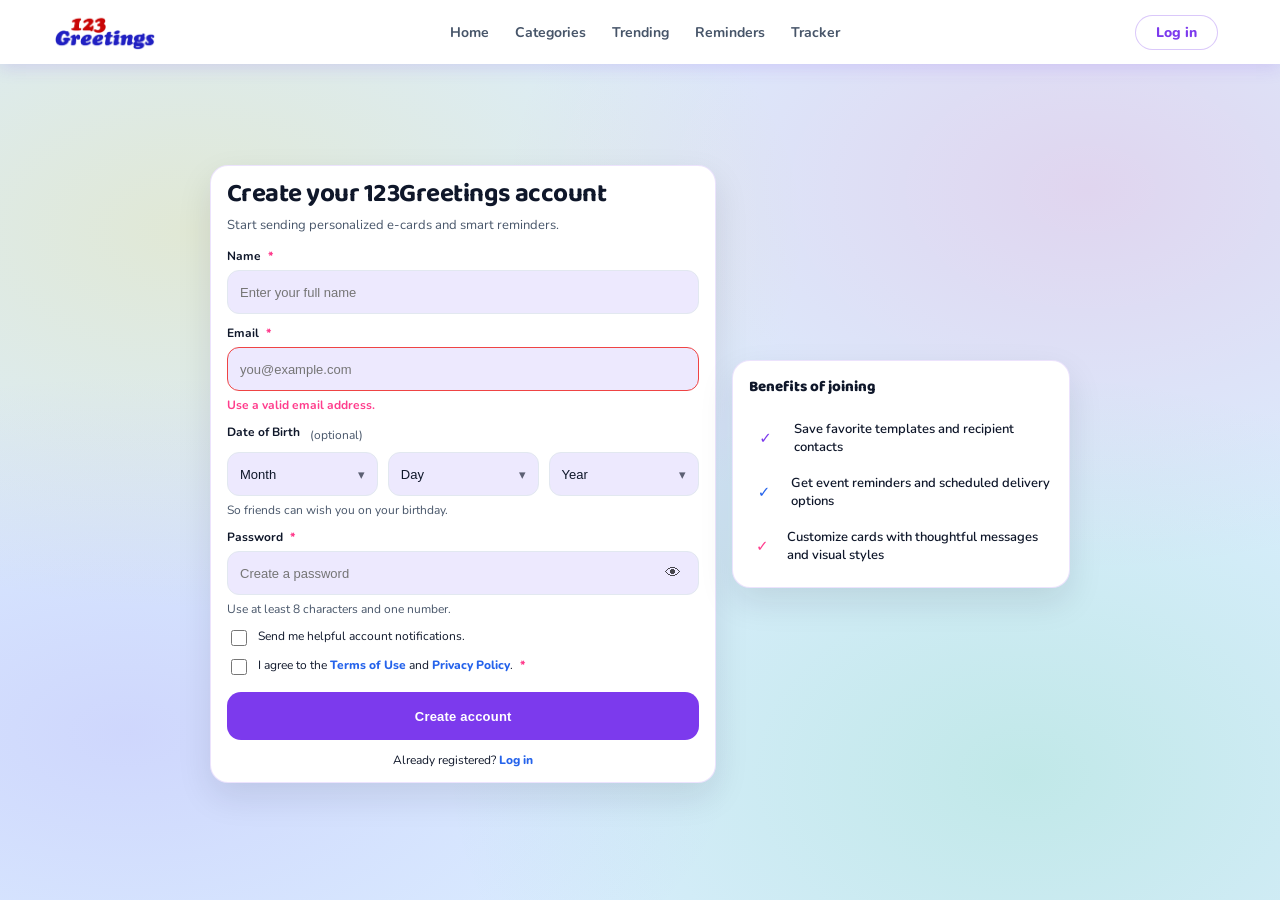
<file: signup.html>
<!DOCTYPE html>
<html lang="en">
<head>
  <meta charset="UTF-8" />
  <meta name="viewport" content="width=device-width, initial-scale=1.0"/>
  <title>123Greetings - Sign Up</title>
  <link rel="preconnect" href="https://fonts.googleapis.com" />
  <link rel="preconnect" href="https://fonts.gstatic.com" crossorigin />
  <link href="https://fonts.googleapis.com/css2?family=Baloo+2:wght@700;800&family=Nunito:wght@400;600;700;800&display=swap" rel="stylesheet" />
  <link rel="stylesheet" href="styles/shared.css" />
  <link rel="stylesheet" href="styles/signup.css" />
</head>
<body>
  <header class="nav">
    <div class="nav__inner">
      <a href="index.html" class="brand">
        <img src="./assets/123greet-logo.png" alt="123Greetings" class="brand__logo" />
      </a>

      <nav class="nav__links">
        <a href="index.html" class="nav__link">Home</a>
        <a href="#" class="nav__link">Categories</a>
         <a href="trending.html" class="nav__link">Trending</a>
        <a href="#" class="nav__link">Reminders</a>
        <a href="tracker.html" class="nav__link">Tracker</a>
      </nav>

      <div class="nav__actions">
        <a href="login.html" class="nav__action nav__action--ghost">Log in</a>
      </div>
    </div>
  </header>

  <main class="page">
    <section class="layout">
      <div class="card">
        <h1 class="card__title">Create your 123Greetings account</h1>
        <p class="card__subtitle">Start sending personalized e-cards and smart reminders.</p>

        <form class="form" autocomplete="off">
          <div class="field">
            <label class="label">Name <span class="req">*</span></label>
            <input class="input" type="text" placeholder="Enter your full name" />
          </div>

          <div class="field">
            <label class="label">Email <span class="req">*</span></label>
            <input class="input input--error" type="email" placeholder="you@example.com" />
            <p class="helper helper--error">Use a valid email address.</p>
          </div>

          <div class="field">
            <div class="label-row">
              <label class="label">Date of Birth</label>
              <span class="muted">(optional)</span>
            </div>

            <div class="dob">
              <div class="select">
                <button class="select__btn" type="button">
                  <span>Month</span>
                  <span class="chev">▾</span>
                </button>
              </div>

              <div class="select">
                <button class="select__btn" type="button">
                  <span>Day</span>
                  <span class="chev">▾</span>
                </button>
              </div>

              <div class="select">
                <button class="select__btn" type="button">
                  <span>Year</span>
                  <span class="chev">▾</span>
                </button>
              </div>
            </div>

            <p class="helper">So friends can wish you on your birthday.</p>
          </div>

          <div class="field">
            <label class="label">Password <span class="req">*</span></label>
            <div class="input-wrap">
              <input id="pw" class="input" type="password" placeholder="Create a password" />
              <button class="eye" type="button" aria-label="Toggle password">👁</button>
            </div>
            <p class="helper">Use at least 8 characters and one number.</p>
          </div>

          <div class="checks">
            <label class="check">
              <input type="checkbox" />
              <span>Send me helpful account notifications.</span>
            </label>

            <label class="check">
              <input type="checkbox" />
              <span>
                I agree to the <a href="#" class="link">Terms of Use</a> and
                <a href="#" class="link">Privacy Policy</a>.
                <span class="req">*</span>
              </span>
            </label>
          </div>

          <button id="registerBtn" class="btn-primary" type="button">Create account</button>

          <p class="bottom">
            Already registered? <a href="login.html" class="link">Log in</a>
          </p>
        </form>
      </div>

      <aside class="card">
        <h2 class="benefits__title">Benefits of joining</h2>
        <div class="benefit">
          <div class="badge badge--violet">✓</div>
          <p>Save favorite templates and recipient contacts</p>
        </div>
        <div class="benefit">
          <div class="badge badge--blue">✓</div>
          <p>Get event reminders and scheduled delivery options</p>
        </div>
        <div class="benefit">
          <div class="badge badge--pink">✓</div>
          <p>Customize cards with thoughtful messages and visual styles</p>
        </div>
      </aside>
    </section>

    <div class="toast" id="toast" role="status" aria-live="polite">
      Account created successfully!
    </div>
  </main>

  <script src="scripts/script.js"></script>
</body>
</html>
</file>
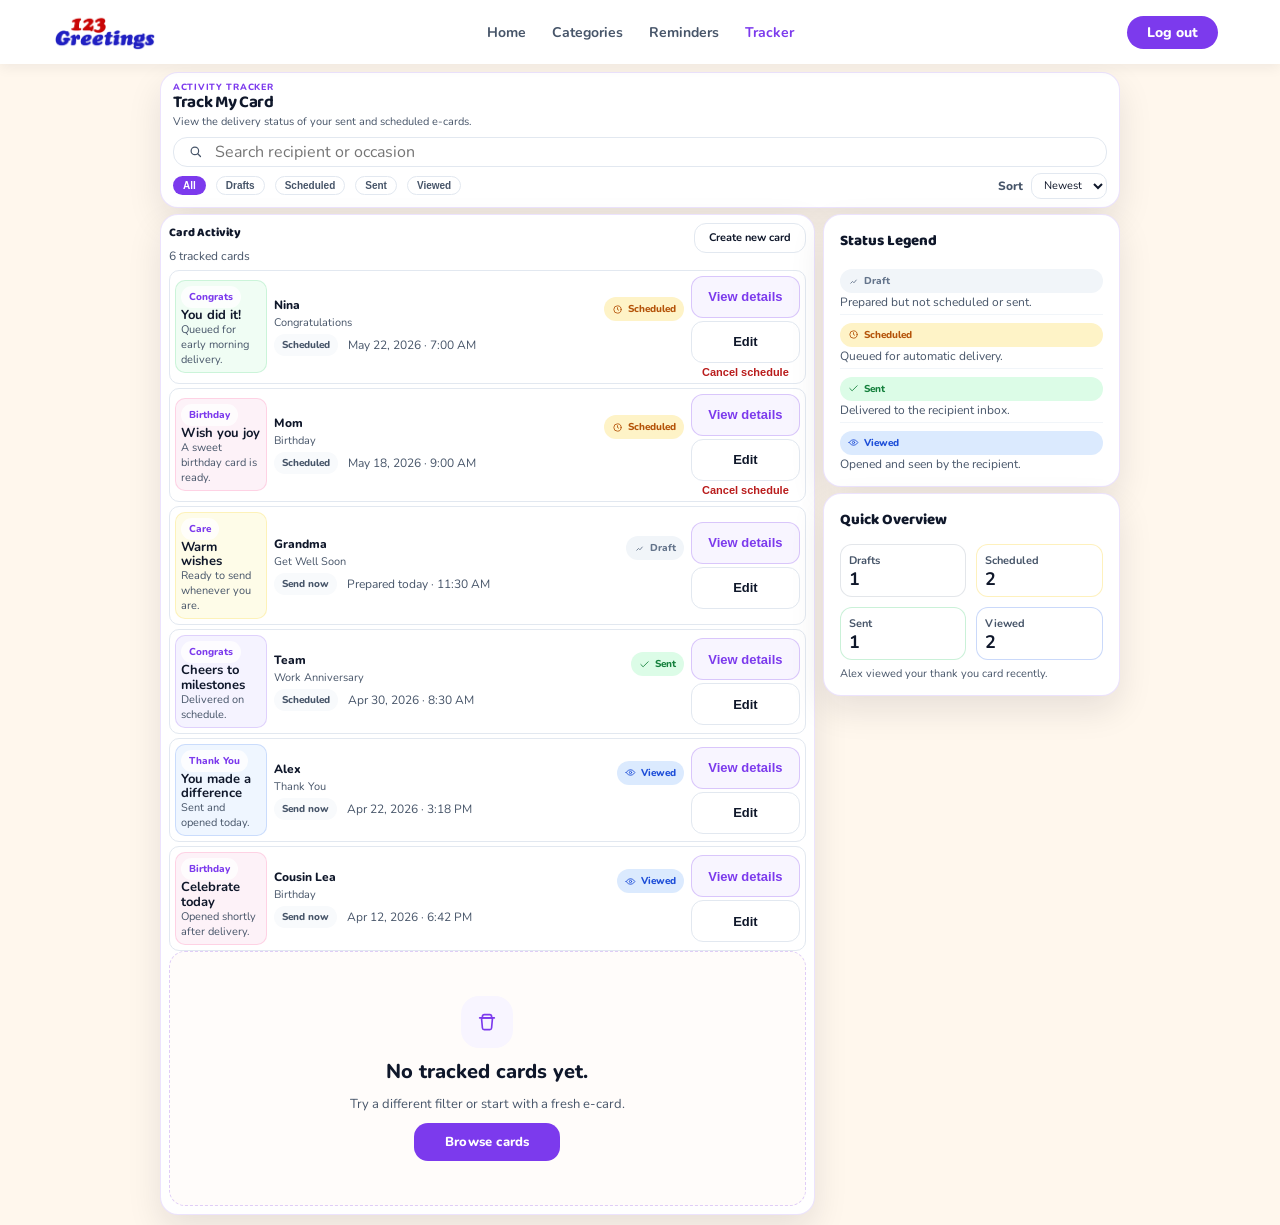
<file: tracker.html>
<!DOCTYPE html>
<html lang="en">
<head>
  <meta charset="UTF-8" />
  <meta name="viewport" content="width=device-width, initial-scale=1.0"/>
  <title>Activity Tracker </title>
  <link rel="preconnect" href="https://fonts.googleapis.com" />
  <link rel="preconnect" href="https://fonts.gstatic.com" crossorigin />
  <link href="https://fonts.googleapis.com/css2?family=Baloo+2:wght@700;800&family=Nunito:wght@400;600;700;800&display=swap" rel="stylesheet" />
  <link rel="stylesheet" href="styles/shared.css" />
  <link rel="stylesheet" href="styles/tracker.css" />
</head>
<body class="tracker-page">
  <header class="nav">
    <div class="nav__inner">
      <a href="index.html" class="brand">
        <img src="./assets/123greet-logo.png" alt="123Greetings" class="brand__logo" />
      </a>

      <nav class="nav__links">
        <a href="index.html" class="nav__link">Home</a>
        <a href="categories.html" class="nav__link">Categories</a>
        <a href="events.html" class="nav__link">Reminders</a>
        <a href="tracker.html" class="nav__link nav__link--current">Tracker</a>
      </nav>

      <a href="#" class="nav__action" id="logoutBtn">Log out</a>
    </div>
  </header>

  <main class="page">
    <section class="tracker-shell">
      <section class="card tracker-hero">
        <div class="tracker-hero__intro">
          <p class="tracker-kicker">Activity Tracker</p>
          <h1 class="card__title tracker-hero__title">Track My Card</h1>
          <p class="card__subtitle tracker-hero__subtitle">View the delivery status of your sent and scheduled e-cards.</p>
        </div>

        <div class="tracker-toolbar">
          <label class="tracker-search" for="trackerSearch">
            <svg class="tracker-search__icon" viewBox="0 0 24 24" aria-hidden="true">
              <circle cx="11" cy="11" r="6"></circle>
              <path d="M16 16l4 4"></path>
            </svg>
            <input id="trackerSearch" class="tracker-search__input" type="search" placeholder="Search recipient or occasion" />
          </label>

          <div class="tracker-toolbar__lower">
            <div class="tracker-filters" role="tablist" aria-label="Filter cards by status">
              <button class="tracker-filter is-active" type="button" data-filter="all">All</button>
              <button class="tracker-filter" type="button" data-filter="draft">Drafts</button>
              <button class="tracker-filter" type="button" data-filter="scheduled">Scheduled</button>
              <button class="tracker-filter" type="button" data-filter="sent">Sent</button>
              <button class="tracker-filter" type="button" data-filter="viewed">Viewed</button>
            </div>

            <label class="tracker-sort" for="trackerSort">
              <span class="tracker-sort__label">Sort</span>
              <select id="trackerSort" class="tracker-sort__select">
                <option value="newest">Newest</option>
                <option value="oldest">Oldest</option>
              </select>
            </label>
          </div>
        </div>
      </section>

      <section class="tracker-content">
        <section class="card tracker-list-card">
          <div class="tracker-list-card__head">
            <div>
              <h2 class="benefits__title">Card Activity</h2>
              <p class="helper" id="trackerResultCount">0 cards</p>
            </div>
            <a href="index.html" class="btn-secondary tracker-list-card__cta">Create new card</a>
          </div>

          <div class="tracker-list" id="trackerList"></div>

          <div class="tracker-empty" id="trackerEmptyState" hidden>
            <div class="tracker-empty__icon" aria-hidden="true">
              <svg viewBox="0 0 24 24">
                <path d="M4 7.5h16"></path>
                <path d="M7 7.5V6a2 2 0 0 1 2-2h6a2 2 0 0 1 2 2v1.5"></path>
                <path d="M6 7.5h12l-1 11a2 2 0 0 1-2 1.8H9A2 2 0 0 1 7 18.5z"></path>
              </svg>
            </div>
            <h3 class="tracker-empty__title">No tracked cards yet.</h3>
            <p class="tracker-empty__text">Try a different filter or start with a fresh e-card.</p>
            <a href="index.html" class="btn-primary tracker-empty__cta">Browse cards</a>
          </div>
        </section>

        <aside class="tracker-side">
          <section class="card tracker-legend-card">
            <h2 class="benefits__title">Status Legend</h2>
            <div class="tracker-legend-list">
              <div class="tracker-legend-item">
                <span class="tracker-status tracker-status--draft">
                  <svg class="tracker-status__icon" viewBox="0 0 24 24" aria-hidden="true">
                    <path d="M6 18l4-4 3 3 5-6"></path>
                  </svg>
                  Draft
                </span>
                <p class="tracker-legend-item__text">Prepared but not scheduled or sent.</p>
              </div>
              <div class="tracker-legend-item">
                <span class="tracker-status tracker-status--scheduled">
                  <svg class="tracker-status__icon" viewBox="0 0 24 24" aria-hidden="true">
                    <circle cx="12" cy="12" r="8"></circle>
                    <path d="M12 8v4l2.5 1.5"></path>
                  </svg>
                  Scheduled
                </span>
                <p class="tracker-legend-item__text">Queued for automatic delivery.</p>
              </div>
              <div class="tracker-legend-item">
                <span class="tracker-status tracker-status--sent">
                  <svg class="tracker-status__icon" viewBox="0 0 24 24" aria-hidden="true">
                    <path d="M4 12l5 5 11-11"></path>
                  </svg>
                  Sent
                </span>
                <p class="tracker-legend-item__text">Delivered to the recipient inbox.</p>
              </div>
              <div class="tracker-legend-item">
                <span class="tracker-status tracker-status--viewed">
                  <svg class="tracker-status__icon" viewBox="0 0 24 24" aria-hidden="true">
                    <path d="M2.5 12s3.5-6 9.5-6 9.5 6 9.5 6-3.5 6-9.5 6-9.5-6-9.5-6z"></path>
                    <circle cx="12" cy="12" r="2.5"></circle>
                  </svg>
                  Viewed
                </span>
                <p class="tracker-legend-item__text">Opened and seen by the recipient.</p>
              </div>
            </div>
          </section>

          <section class="card tracker-overview-card">
            <h2 class="benefits__title">Quick Overview</h2>
            <div class="tracker-stats">
              <div class="tracker-stat tracker-stat--draft">
                <span class="tracker-stat__label">Drafts</span>
                <strong class="tracker-stat__value" id="statDraft">0</strong>
              </div>
              <div class="tracker-stat tracker-stat--scheduled">
                <span class="tracker-stat__label">Scheduled</span>
                <strong class="tracker-stat__value" id="statScheduled">0</strong>
              </div>
              <div class="tracker-stat tracker-stat--sent">
                <span class="tracker-stat__label">Sent</span>
                <strong class="tracker-stat__value" id="statSent">0</strong>
              </div>
              <div class="tracker-stat tracker-stat--viewed">
                <span class="tracker-stat__label">Viewed</span>
                <strong class="tracker-stat__value" id="statViewed">0</strong>
              </div>
            </div>
            <p class="tracker-overview__note" id="trackerOverviewNote">Latest activity will appear here.</p>
          </section>
        </aside>
      </section>
    </section>

    <div class="tracker-modal" id="trackerModal" hidden>
      <div class="tracker-modal__backdrop" data-close-modal="true"></div>
      <div class="card tracker-modal__panel" role="dialog" aria-modal="true" aria-labelledby="trackerModalTitle">
        <div class="tracker-modal__head">
          <div>
            <p class="tracker-kicker">Card details</p>
            <h2 class="benefits__title" id="trackerModalTitle">Card details</h2>
          </div>
          <button class="tracker-icon-btn" type="button" id="closeModalBtn" aria-label="Close details panel">
            <svg viewBox="0 0 24 24" aria-hidden="true">
              <path d="M6 6l12 12M18 6L6 18"></path>
            </svg>
          </button>
        </div>

        <div class="tracker-modal__body">
          <div class="tracker-modal__preview" id="modalThumbnail"></div>

          <div class="tracker-modal__content">
            <div class="tracker-detail-grid">
              <div class="tracker-detail-card">
                <span class="muted">Recipient</span>
                <p id="modalRecipientName">Recipient</p>
              </div>
              <div class="tracker-detail-card">
                <span class="muted">Email</span>
                <p id="modalRecipientEmail">email@example.com</p>
              </div>
              <div class="tracker-detail-card">
                <span class="muted">Occasion</span>
                <p id="modalOccasion">Occasion</p>
              </div>
              <div class="tracker-detail-card">
                <span class="muted">Delivery</span>
                <p id="modalDeliveryType">Send now</p>
              </div>
            </div>

            <div class="tracker-message-preview">
              <span class="muted">Message preview</span>
              <p id="modalMessagePreview">Message preview text</p>
            </div>

            <div class="tracker-timeline">
              <div class="tracker-timeline__step" data-step="prepared">
                <span class="tracker-timeline__dot"></span>
                <span>Prepared</span>
              </div>
              <div class="tracker-timeline__step" data-step="scheduled">
                <span class="tracker-timeline__dot"></span>
                <span>Scheduled</span>
              </div>
              <div class="tracker-timeline__step" data-step="sent">
                <span class="tracker-timeline__dot"></span>
                <span>Sent</span>
              </div>
              <div class="tracker-timeline__step" data-step="viewed">
                <span class="tracker-timeline__dot"></span>
                <span>Viewed</span>
              </div>
            </div>
          </div>
        </div>
      </div>
    </div>

    <div class="toast" id="toast" role="status" aria-live="polite">Tracker updated!</div>
  </main>

  <script src="scripts/tracker.js"></script>
</body>
</html>
</file>
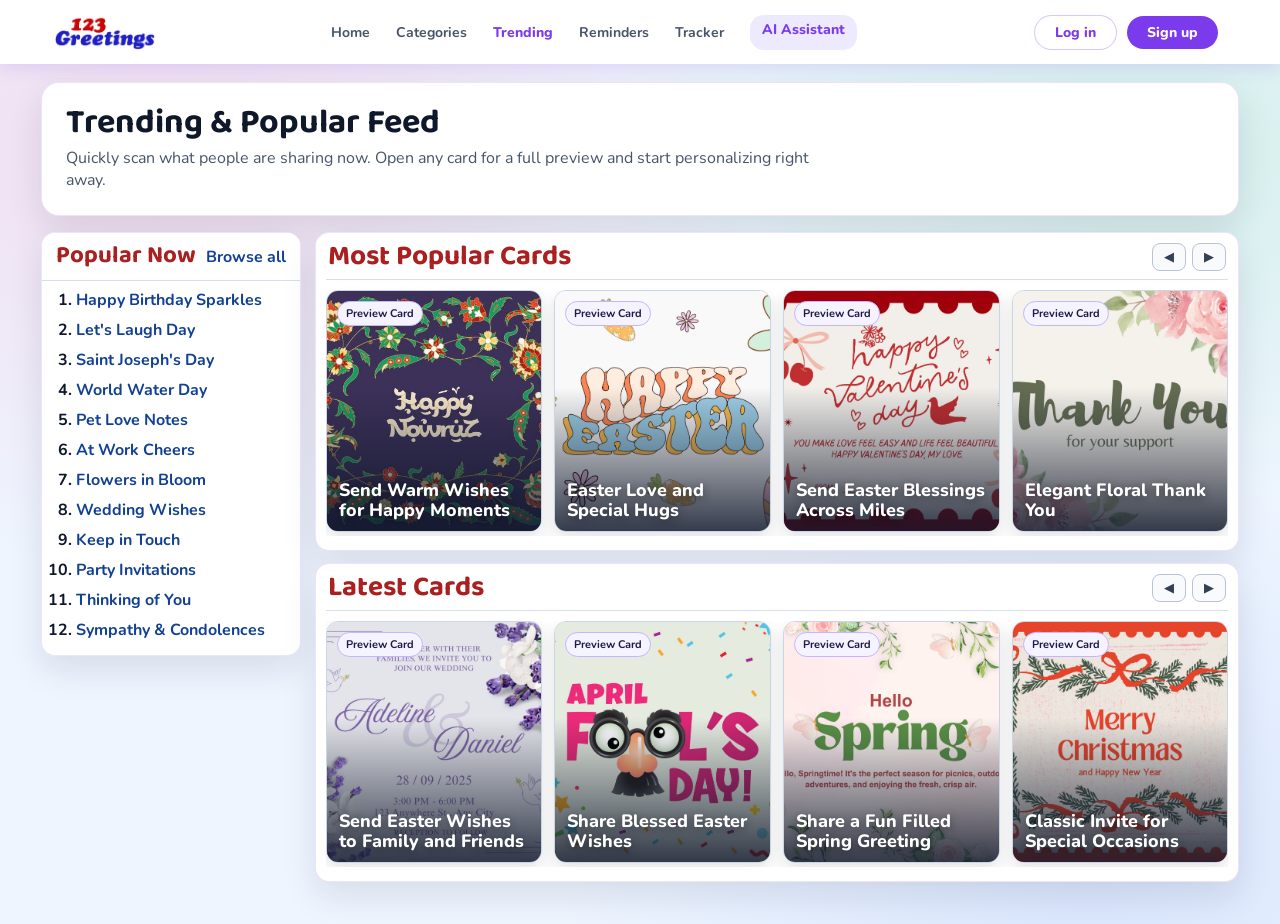
<file: trending.html>
<!DOCTYPE html>
<html lang="en">
<head>
  <meta charset="UTF-8" />
  <meta name="viewport" content="width=device-width, initial-scale=1.0" />
  <title>123Greetings - Trending & Popular Feed</title>
  <link rel="preconnect" href="https://fonts.googleapis.com" />
  <link rel="preconnect" href="https://fonts.gstatic.com" crossorigin />
  <link href="https://fonts.googleapis.com/css2?family=Baloo+2:wght@700;800&family=Nunito:wght@400;600;700;800&display=swap" rel="stylesheet" />
  <link rel="stylesheet" href="styles/shared.css" />
  <link rel="stylesheet" href="styles/trending.css" />
</head>
<body class="trending-page">
  <header class="nav">
    <div class="nav__inner">
      <a href="index.html" class="brand">
        <img src="./assets/123greet-logo.png" alt="123Greetings" class="brand__logo" />
      </a>

      <nav class="nav__links">
        <a href="index.html" class="nav__link">Home</a>
        <a href="categories.html" class="nav__link">Categories</a>
        <a href="trending.html" class="nav__link nav__link--active">Trending</a>
        <a href="events.html" class="nav__link">Reminders</a>
        <a href="tracker.html" class="nav__link">Tracker</a>
        <a href="#" class="nav__link nav__link--ai">AI Assistant</a>
      </nav>

      <div class="nav__actions">
        <a href="login.html" class="nav__action nav__action--ghost">Log in</a>
        <a href="signup.html" class="nav__action">Sign up</a>
      </div>
    </div>
  </header>

  <main class="trending-main">
    <section class="trending-hero card">
      <h1>Trending &amp; Popular Feed</h1>
      <p>Quickly scan what people are sharing now. Open any card for a full preview and start personalizing right away.</p>
    </section>

    <section class="trending-layout" aria-label="Trending and popular greeting cards">
      <aside class="popular-now card">
        <div class="popular-now__head">
          <h2>Popular Now</h2>
          <a href="categories.html">Browse all</a>
        </div>

        <ol class="popular-list">
          <li><a href="personalization.html">Happy Birthday Sparkles</a></li>
          <li><a href="personalization.html">Let's Laugh Day</a></li>
          <li><a href="personalization.html">Saint Joseph's Day</a></li>
          <li><a href="personalization.html">World Water Day</a></li>
          <li><a href="personalization.html">Pet Love Notes</a></li>
          <li><a href="personalization.html">At Work Cheers</a></li>
          <li><a href="personalization.html">Flowers in Bloom</a></li>
          <li><a href="personalization.html">Wedding Wishes</a></li>
          <li><a href="personalization.html">Keep in Touch</a></li>
          <li><a href="personalization.html">Party Invitations</a></li>
          <li><a href="personalization.html">Thinking of You</a></li>
          <li><a href="personalization.html">Sympathy &amp; Condolences</a></li>
        </ol>
      </aside>

      <div class="feed-sections">
        <section class="feed-block card" aria-labelledby="mostPopularTitle">
          <header class="feed-block__head">
            <h2 id="mostPopularTitle">Most Popular Cards</h2>
            <div class="feed-controls">
              <button class="feed-control" type="button" data-target="popularRail" data-dir="-1" aria-label="Scroll left">&#9664;</button>
              <button class="feed-control" type="button" data-target="popularRail" data-dir="1" aria-label="Scroll right">&#9654;</button>
            </div>
          </header>

          <div class="card-rail" id="popularRail">
            <article class="feed-card">
              <a href="personalization.html" class="feed-card__thumb">
                <img src="assets/nowruz-card.jpg" alt="Warm wishes card" />
                <span>Preview Card</span>
                <h3>Send Warm Wishes for Happy Moments</h3>
              </a>
            </article>
            <article class="feed-card">
              <a href="personalization.html" class="feed-card__thumb">
                <img src="assets/easter-card.jpg" alt="Easter card preview" />
                <span>Preview Card</span>
                <h3>Easter Love and Special Hugs</h3>
              </a>
            </article>
            <article class="feed-card">
              <a href="personalization.html" class="feed-card__thumb">
                <img src="assets/sample-card-1.jpg" alt="Blessings card preview" />
                <span>Preview Card</span>
                <h3>Send Easter Blessings Across Miles</h3>
              </a>
            </article>
            <article class="feed-card">
              <a href="personalization.html" class="feed-card__thumb">
                <img src="assets/sample-card-2.jpg" alt="Floral thank you card" />
                <span>Preview Card</span>
                <h3>Elegant Floral Thank You</h3>
              </a>
            </article>
          </div>
        </section>

        <section class="feed-block card" aria-labelledby="latestTitle">
          <header class="feed-block__head">
            <h2 id="latestTitle">Latest Cards</h2>
            <div class="feed-controls">
              <button class="feed-control" type="button" data-target="latestRail" data-dir="-1" aria-label="Scroll left">&#9664;</button>
              <button class="feed-control" type="button" data-target="latestRail" data-dir="1" aria-label="Scroll right">&#9654;</button>
            </div>
          </header>

          <div class="card-rail" id="latestRail">
            <article class="feed-card">
              <a href="personalization.html" class="feed-card__thumb">
                <img src="assets/sample-card-3.jpg" alt="Family easter card" />
                <span>Preview Card</span>
                <h3>Send Easter Wishes to Family and Friends</h3>
              </a>
            </article>
            <article class="feed-card">
              <a href="personalization.html" class="feed-card__thumb">
                <img src="assets/april-fools-card.jpg" alt="Blessed easter card" />
                <span>Preview Card</span>
                <h3>Share Blessed Easter Wishes</h3>
              </a>
            </article>
            <article class="feed-card">
              <a href="personalization.html" class="feed-card__thumb">
                <img src="assets/spring-card.jpg" alt="Fun easter card" />
                <span>Preview Card</span>
                <h3>Share a Fun Filled Spring Greeting</h3>
              </a>
            </article>
            <article class="feed-card">
              <a href="personalization.html" class="feed-card__thumb">
                <img src="assets/sample-card-4.jpg" alt="Classic invitation card" />
                <span>Preview Card</span>
                <h3>Classic Invite for Special Occasions</h3>
              </a>
            </article>
          </div>
        </section>
      </div>
    </section>
  </main>

  <script>
    (function () {
      var controls = document.querySelectorAll('.feed-control');
      controls.forEach(function (btn) {
        btn.addEventListener('click', function () {
          var target = btn.getAttribute('data-target');
          var dir = Number(btn.getAttribute('data-dir')) || 1;
          var rail = document.getElementById(target);
          if (!rail) return;
          rail.scrollBy({ left: dir * 260, behavior: 'smooth' });
        });
      });
    })();
  </script>
</body>
</html>
</file>
<file: styles/shared.css>
:root{
  /* Greeting Card Palette */
  --bg: #FFF0F5;
  --card: #FFFFFF;
  --border: #E2E8F0;
  --text: #0F172A;
  --muted: #475569;

  --primary: #7C3AED;
  --purple: #7C3AED;
  --pink: #FF3D8D;
  --red: #EF4444;
  --blue: #2563EB;
  --yellow: #FACC15;
  --green: #22C55E;

  /* Solid chip backgrounds */
  --chip-purple: #EDE9FE;
  --chip-pink: #FCE7F3;
  --chip-red: #FEE2E2;
  --chip-blue: #DBEAFE;
  --chip-yellow: #FEF9C3;
  --chip-green: #DCFCE7;

  /* legacy aliases */
  --violet: #7C3AED;
  --mint: #22C55E;
  --chip-violet: #EDE9FE;
  --chip-green: #DCFCE7;

  --shadow: 0 14px 34px rgba(15, 23, 42, 0.10);
  --radius: 18px;
}

*{box-sizing:border-box}
body{
  margin:0;
  font-family: "Nunito", system-ui, sans-serif;
  color:var(--text);
  background: var(--bg);
}

a{color:inherit; text-decoration:none}

.nav{
  position:sticky; top:0;
  background: #FFFFFF;
  box-shadow: 0 4px 16px rgba(124, 58, 237, 0.15);
  height:64px;
  display:flex;
  align-items:center;
  z-index:10;
}

.nav__inner{
  width: 100%;
  max-width: 1180px;
  margin:0 auto;
  padding: 0 12px;
  display:flex;
  justify-content: space-between;
  align-items:center;
  gap: 22px;
}

.brand{
  display:flex;
  align-items:center;
  flex-shrink: 0;
  margin-left: -8px;
}
.brand__logo{
  display:block;
  height: 36px;
  width: auto;
  object-fit: contain;
}

.nav__links{
  display:flex; gap:26px;
  color: #475569;
  font-size:14px;
  font-weight: 700;
}
.nav__link{ padding:8px 0; }
.nav__link:hover{ color: #7C3AED; }
.nav__link--ai{
  color: #7C3AED;
  font-weight: 800;
  background: #EDE9FE;
  padding: 5px 12px;
  border-radius: 14px;
}
.nav__link--ai:hover{ background: #DDD6FE; color: #5B21B6; }

.nav__action{
  flex-shrink: 0;
  font-size:14px;
  color: #fff;
  font-weight:800;
  background: var(--primary);
  padding: 7px 20px;
  border-radius: 20px;
  transition: background 0.18s;
}
.nav__action:hover{
  background: #6D28D9;
}

.nav__actions{
  display: flex;
  align-items: center;
  gap: 10px;
}

.nav__action--ghost{
  background: #FFFFFF;
  color: var(--purple);
  border: 1px solid rgba(124, 58, 237, 0.28);
}

.nav__action--ghost:hover{
  background: #F5F3FF;
}

.page{
  background:
    radial-gradient(ellipse at 15% 20%, rgba(250, 204, 21, 0.18) 0%, transparent 40%),
    radial-gradient(ellipse at 85% 15%, rgba(255, 61, 141, 0.14) 0%, transparent 38%),
    radial-gradient(ellipse at 80% 85%, rgba(34, 197, 94, 0.14) 0%, transparent 40%),
    radial-gradient(ellipse at 10% 80%, rgba(124, 58, 237, 0.13) 0%, transparent 38%),
    #DBEEFF;
  min-height: calc(100vh - 64px);
  padding: 24px 0 40px;
  display:flex;
  justify-content:center;
  align-items:center;
}

.home-page .page{
  display: block;
  min-height: calc(100vh - 64px);
  padding: 18px clamp(16px, 3.2vw, 44px) 40px;
}

.home-page .nav__inner{
  max-width: none;
  padding: 0 clamp(14px, 2.8vw, 38px);
}

.home-hero{
  width: 100%;
  margin: 0;
  display: grid;
  grid-template-columns: minmax(0, 1.35fr) minmax(340px, 0.65fr);
  gap: 16px;
  align-items: start;
}

.home-hero__copy{
  background:
    radial-gradient(circle at 84% 18%, rgba(99, 102, 241, 0.12), transparent 46%),
    radial-gradient(circle at 8% 82%, rgba(236, 72, 153, 0.1), transparent 42%),
    rgba(255, 255, 255, 0.88);
  border: 1px solid rgba(124, 58, 237, 0.12);
  border-radius: 20px;
  padding: clamp(18px, 2.4vw, 30px);
  box-shadow: 0 12px 28px rgba(15, 23, 42, 0.08);
  position: relative;
  overflow: hidden;
}

.home-hero__visual-wrap{
  border-radius: 16px;
  overflow: hidden;
  border: 1px solid rgba(124, 58, 237, 0.14);
  margin-bottom: 14px;
  background: #FFFFFF;
  max-height: 900px;
}

.home-hero__visual{
  display: block;
  width: 100%;
  height: clamp(300px, 30vw, 900px);
  object-fit: cover;
  transform-origin: center;
  animation: floatCardArt 7s ease-in-out infinite;
}

.home-hero__eyebrow{
  margin: 0;
  font-size: 11px;
  letter-spacing: 0.08em;
  text-transform: uppercase;
  color: var(--purple);
  font-weight: 800;
}

.home-hero__title{
  margin: 6px 0 10px;
  font-family: "Baloo 2", cursive;
  font-size: clamp(38px, 4.9vw, 64px);
  line-height: 0.92;
  max-width: 15ch;
}

.home-hero__subtitle{
  margin: 0;
  color: var(--muted);
  max-width: 52ch;
  font-size: 16px;
  line-height: 1.5;
}

.home-hero__actions{
  margin-top: 12px;
  display: flex;
  gap: 10px;
  flex-wrap: wrap;
}

.home-hero__btn{
  width: auto;
  min-width: 132px;
  height: 40px;
  margin-top: 0;
  padding: 0 14px;
  display: inline-flex;
  align-items: center;
  justify-content: center;
}

.home-hero__reminder{
  padding: clamp(14px, 1.6vw, 20px);
  border-radius: 20px;
  box-shadow: 0 12px 28px rgba(15, 23, 42, 0.08);
  position: relative;
  align-self: start;
  border: 1px solid rgba(148, 163, 184, 0.3);
  background:
    linear-gradient(180deg, rgba(255, 255, 255, 0.94), rgba(255, 255, 255, 0.98)),
    radial-gradient(circle at 86% 6%, rgba(124, 58, 237, 0.08), transparent 42%);
}

.home-hero__reminder::after{
  content: none;
}

.home-chip{
  width: fit-content;
  margin: 0 0 6px;
  font-size: 10px;
  font-weight: 800;
  color: var(--purple);
  border-radius: 999px;
  padding: 4px 8px;
  background: var(--chip-purple);
}

.home-reminder-head{
  display: flex;
  align-items: center;
  justify-content: space-between;
  gap: 10px;
  margin-bottom: 10px;
}

.home-reminder-head .home-chip{
  margin: 0;
}

.home-reminder-more{
  font-size: 13px;
  font-weight: 800;
  color: var(--purple);
}

.home-reminder-more:hover{
  color: #5B21B6;
  text-decoration: underline;
}

.home-reminder-title{
  margin-top: 8px;
  margin-bottom: 8px;
  font-size: clamp(28px, 3.6vw, 44px);
  line-height: 0.95;
  letter-spacing: -0.02em;
}

.home-events-list{
  margin: 0;
  padding: 0;
  list-style: none;
  border-top: 1px solid #d6dbe8;
  border-bottom: 1px solid #d6dbe8;
}

.home-events-list li{
  display: grid;
  grid-template-columns: 52px minmax(0, 1fr);
  gap: 10px;
  align-items: start;
  padding: 10px 0;
  border-bottom: 1px dashed #d7dce9;
  transition: background-color 0.18s ease;
}

.home-events-list li:hover{
  background: rgba(124, 58, 237, 0.04);
}

.home-events-list li:last-child{
  border-bottom: none;
}

.home-event-date{
  border: 1px solid #c7d2e5;
  border-radius: 8px;
  background: linear-gradient(180deg, #f8fafc, #eef2ff);
  display: grid;
  place-items: center;
  min-height: 54px;
  padding: 4px 2px;
  box-shadow: inset 0 1px 0 rgba(255, 255, 255, 0.8);
}

.home-event-date span{
  font-size: 11px;
  font-weight: 800;
  color: #6b7280;
  text-transform: uppercase;
  line-height: 1;
}

.home-event-date strong{
  font-size: 20px;
  color: #111827;
  line-height: 1;
}

.home-event-text h3{
  margin: 0;
  color: #114094;
  font-size: 22px;
  line-height: 1;
  font-family: "Baloo 2", cursive;
}

.home-event-text p{
  margin: 3px 0 0;
  color: #1f2937;
  font-size: 14px;
  line-height: 1.2;
  max-width: 40ch;
}

.home-tools,
.home-trending,
.home-designs,
.personalization{
  width: 100%;
  margin: 14px 0 0;
}

.home-tools{
  padding: clamp(14px, 1.8vw, 20px);
  display: grid;
  gap: 10px;
  border-radius: 18px;
  position: relative;
}

.home-tools__chips{
  display: flex;
  gap: 8px;
  flex-wrap: wrap;
}

.home-category{
  border: 1px solid var(--border);
  border-radius: 999px;
  background: #fff;
  color: var(--text);
  font-size: 12px;
  font-weight: 800;
  padding: 6px 12px;
  cursor: pointer;
}

.home-category:hover{
  background: var(--chip-purple);
  border-color: rgba(124, 58, 237, 0.3);
}

.home-trending{
  padding: clamp(14px, 1.8vw, 20px);
  border-radius: 18px;
}

.home-section-head{
  display: flex;
  align-items: baseline;
  justify-content: space-between;
  gap: 10px;
}

.trending-strip{
  display: grid;
  grid-template-columns: repeat(3, minmax(0, 1fr));
  gap: 8px;
  margin-top: 10px;
}

.trend-pill{
  border: 1px solid var(--border);
  border-radius: 12px;
  background: #fff;
  padding: 12px;
  display: grid;
  gap: 4px;
  transition: transform 0.22s ease, box-shadow 0.22s ease, border-color 0.22s ease;
}

.trend-pill:hover{
  transform: translateY(-3px);
  border-color: rgba(124, 58, 237, 0.26);
  box-shadow: 0 10px 20px rgba(15, 23, 42, 0.08);
}

.trend-pill strong{
  font-size: 14px;
}

.trend-pill span{
  color: var(--muted);
  font-size: 12px;
}

.design-grid{
  margin-top: 10px;
  display: grid;
  grid-template-columns: repeat(4, minmax(0, 1fr));
  gap: 14px;
}

.design-card{
  border: 1px solid rgba(124, 58, 237, 0.18);
  background: #fff;
  border-radius: 18px;
  padding: 12px;
  display: grid;
  gap: 11px;
  box-shadow: 0 10px 18px rgba(15, 23, 42, 0.05);
  transition: transform 0.25s ease, box-shadow 0.25s ease, border-color 0.25s ease;
}

.design-card:hover{
  transform: translateY(-5px);
  border-color: rgba(124, 58, 237, 0.34);
  box-shadow: 0 18px 28px rgba(15, 23, 42, 0.12);
}

.design-card__image{
  width: 100%;
  height: 132px;
  object-fit: cover;
  border-radius: 12px;
  border: 1px solid rgba(124, 58, 237, 0.14);
  background: #F8FAFC;
}

.design-card__preview{
  min-height: 160px;
  padding: 14px;
}

.design-card__preview .ecard__heading{
  font-size: 28px;
}

.design-pick{
  display: inline-flex;
  align-items: center;
  justify-content: center;
  width: 100%;
  margin-top: 0;
  height: 40px;
  transition: transform 0.18s ease;
}

.design-pick:hover{
  transform: translateY(-1px);
}

.home-hero,
.home-tools,
.home-trending,
.home-designs{
  animation: sectionRise 0.55s ease both;
}

.home-tools{ animation-delay: 0.08s; }
.home-trending{ animation-delay: 0.16s; }
.home-designs{ animation-delay: 0.24s; }

@keyframes sectionRise{
  from{
    opacity: 0;
    transform: translateY(16px);
  }
  to{
    opacity: 1;
    transform: translateY(0);
  }
}

@keyframes floatCardArt{
  0%, 100%{
    transform: translateY(0px) scale(1);
  }
  50%{
    transform: translateY(-6px) scale(1.01);
  }
}

@media (prefers-reduced-motion: reduce){
  .home-hero,
  .home-tools,
  .home-trending,
  .home-designs,
  .home-hero__visual,
  .design-card,
  .trend-pill,
  .design-pick,
  .ecard__effect-layer{
    animation: none !important;
    transition: none !important;
    transform: none !important;
  }
}

.personalization--hidden{
  display: none;
}

.personalization-page .page{
  display: block;
  min-height: calc(100vh - 64px);
  padding: 0;
  background:
    radial-gradient(circle at 8% 10%, rgba(99, 102, 241, 0.12), transparent 35%),
    radial-gradient(circle at 92% 16%, rgba(236, 72, 153, 0.1), transparent 34%),
    radial-gradient(circle at 82% 90%, rgba(16, 185, 129, 0.1), transparent 36%),
    #F8FAFC;
}

.personalization--page{
  width: 100%;
  margin: 0;
  padding: 14px clamp(14px, 2.5vw, 28px) 18px;
}

.personalization__head--page{
  display: flex;
  align-items: flex-start;
  justify-content: space-between;
  gap: 16px;
  padding: 14px 16px;
  border: 1px solid rgba(124, 58, 237, 0.12);
  border-radius: 16px;
  background: rgba(255, 255, 255, 0.82);
  backdrop-filter: blur(8px);
}

.personalization__workspace--page{
  grid-template-columns: minmax(320px, 0.75fr) minmax(520px, 1.25fr);
  min-height: calc(100vh - 170px);
  gap: 18px;
  padding: 0;
  border: none;
  background: transparent;
  box-shadow: none;
}

.personalization-page .editor-panel{
  max-height: calc(100vh - 190px);
  position: sticky;
  top: 78px;
  border: 1px solid #E2E8F0;
  border-radius: 18px;
  background: #FFFFFF;
  box-shadow: 0 16px 28px rgba(15, 23, 42, 0.08);
  align-content: flex-start;
  overflow: auto;
}

.personalization-page .editor-panel::-webkit-scrollbar{
  width: 8px;
}

.personalization-page .editor-panel::-webkit-scrollbar-thumb{
  background: #CBD5E1;
  border-radius: 999px;
}

.personalization-page .editor-panel__group{
  background: #FFFFFF;
  border: 1px solid #E5E7EB;
}

.personalization-page .editor-panel__title{
  color: #111827;
  letter-spacing: 0.01em;
}

.personalization-page .editor-panel__actions{
  position: sticky;
  bottom: 0;
  padding-top: 10px;
  background: linear-gradient(to bottom, rgba(255, 255, 255, 0), #FFFFFF 28%);
}

.personalization-page .editor-canvas{
  min-height: calc(100vh - 190px);
  padding: 18px;
  border: 1px solid rgba(124, 58, 237, 0.18);
  border-radius: 20px;
  background:
    radial-gradient(circle at 14% 10%, rgba(255, 255, 255, 0.95), rgba(255, 255, 255, 0.1) 45%),
    linear-gradient(145deg, #EEF2FF, #F8FAFC 45%, #FDF2F8);
  box-shadow: 0 18px 30px rgba(15, 23, 42, 0.1);
  align-content: stretch;
}

.personalization-page .ecard{
  min-height: 100%;
  width: min(100%, 920px);
  margin: 0 auto;
  border-radius: 24px;
  padding: 24px;
  box-shadow: 0 22px 34px rgba(15, 23, 42, 0.18);
}

.personalization-page .ecard__heading{
  font-size: clamp(40px, 5vw, 68px);
}

.personalization-page .ecard__message{
  font-size: clamp(17px, 1.8vw, 24px);
  max-width: 36ch;
}

.layout{
  width:min(860px, 80%);
  margin:0 auto;
  display:grid;
  grid-template-columns: 1.2fr 0.8fr;
  gap: 16px;
  align-items:center;
}

.card{
  background:var(--card);
  border:1px solid rgba(124,58,237,0.14);
  border-radius: var(--radius);
  box-shadow: var(--shadow);
  padding: 14px 16px;
}

.card__title{
  font-family: "Baloo 2", cursive;
  font-size:26px;
  line-height:1.1;
  margin: 0 0 8px;
  letter-spacing:-0.02em;
}
.card__subtitle{
  margin:0 0 14px;
  color:var(--muted);
  font-size:13px;
}

.form{ margin-top: 8px; }

.field{ margin: 11px 0; }

.label{
  display:block;
  font-size:12px;
  font-weight:700;
  margin-bottom:6px;
}
.label-row{
  display:flex; align-items:center; gap:10px;
  margin-bottom:6px;
}
.muted{ color: var(--muted); font-size:12px; }

.req{ color: var(--pink); font-weight:800; margin-left:4px; }

.input{
  width:100%;
  height:44px;
  padding: 0 12px;
  border-radius: 12px;
  border:1px solid var(--border);
  background: var(--chip-purple);
  outline:none;
  font-size:13px;
  color: var(--text);
}
.input:focus{
  border-color: var(--purple);
  box-shadow: 0 0 0 4px var(--chip-purple);
  background:#fff;
}
.input--error{
  border-color: var(--red);
}

.input-wrap{
  position:relative;
}
.eye{
  position:absolute;
  right:12px; top:50%;
  transform: translateY(-50%);
  border:none;
  background:transparent;
  cursor:pointer;
  font-size:16px;
  opacity:0.7;
}
.eye:hover{ opacity:1; }

.helper{
  margin:6px 0 0;
  color:var(--muted);
  font-size:12px;
}
.helper--error{
  color: var(--pink);
  font-weight:700;
}

.dob{
  display:grid;
  grid-template-columns: 1fr 1fr 1fr;
  gap:10px;
}

.select{
  width:100%;
}
.select__btn{
  width:100%;
  height:44px;
  border-radius:12px;
  border:1px solid var(--border);
  background: var(--chip-purple);
  display:flex;
  align-items:center;
  justify-content:space-between;
  padding: 0 12px;
  font-size:13px;
  color:var(--text);
}
.select__btn:hover{
  background: var(--chip-pink);
}
.chev{ opacity:0.65; }

.checks{
  margin-top: 6px;
  display:flex;
  flex-direction:column;
  gap:8px;
}
.check{
  display:flex;
  gap:8px;
  align-items:flex-start;
  font-size:12px;
  color:var(--text);
}
.check input{
  margin-top:2px;
  width:16px; height:16px;
  accent-color: var(--purple);
}

.link{
  color: var(--blue);
  font-weight:800;
}
.link:hover{ text-decoration:underline; }

.btn-primary{
  width:100%;
  height:48px;
  margin-top: 14px;
  border:none;
  border-radius: 14px;
  background: var(--primary);
  color:#fff;
  font-weight:800;
  cursor:pointer;
  font-size:13px;
  letter-spacing: .2px;
}
.btn-primary:hover{
  background: #6D28D9;
  box-shadow: 0 14px 28px rgba(124, 58, 237, 0.22);
}

.bottom{
  text-align:center;
  margin: 12px 0 0;
  font-size:12px;
  color:var(--text);
}

.benefits{
  padding-top: 0;
}
.benefits__title{
  font-family: "Baloo 2", cursive;
  margin: 0 0 12px;
  font-size:15px;
  font-weight:800;
}
.benefit{
  display:flex;
  align-items:center;
  gap:12px;
  padding: 9px 0;
}
.benefit p{
  margin:0;
  color:var(--text);
  font-size:13px;
  font-weight:600;
}

.badge{
  width:34px; height:34px;
  border-radius: 10px;
  display:grid; place-items:center;
  font-size:15px;
}
.benefit__icon{
  width: 18px;
  height: 18px;
  display: block;
  stroke: currentColor;
  fill: none;
  stroke-width: 1.8;
  stroke-linecap: round;
  stroke-linejoin: round;
}
.badge--violet{ background: rgba(255,255,255,0.55); color: var(--purple); }
.badge--rose{ background: rgba(255,255,255,0.55); color: var(--pink); }
.badge--pink{ background: rgba(255,255,255,0.55); color: var(--pink); }
.badge--blue{ background: rgba(255,255,255,0.55); color: var(--blue); }
.badge--green{ background: rgba(255,255,255,0.55); color: var(--green); }
.badge--yellow{ background: rgba(255,255,255,0.55); color: #92400E; }
.badge--red{ background: rgba(255,255,255,0.55); color: var(--red); }
.badge--ai{ background: rgba(255,255,255,0.55); color: var(--purple); font-size: 16px; font-weight: 800; }

.toast{
  position: fixed;
  left: 50%;
  bottom: 22px;
  transform: translateX(-50%);
  background: #1F1235;
  color:#fff;
  padding: 12px 16px;
  border-radius: 12px;
  font-size:13px;
  box-shadow: var(--shadow);
  opacity:0;
  pointer-events:none;
  transition: opacity .2s ease, transform .2s ease;
}
.toast--show{
  opacity:1;
  transform: translateX(-50%) translateY(-4px);
}

/* E-card personalization module */
.personalization{
  margin: 16px auto 0;
}

.personalization__head{
  margin-bottom: 12px;
}

.personalization__eyebrow{
  margin: 0;
  font-size: 11px;
  font-weight: 800;
  letter-spacing: 0.08em;
  text-transform: uppercase;
  color: #7C3AED;
}

.personalization__title{
  margin: 2px 0 4px;
  font-family: "Baloo 2", cursive;
  font-size: 34px;
  line-height: 1.05;
}

.personalization__subtitle{
  margin: 0;
  color: var(--muted);
  font-size: 14px;
}

.personalization__workspace{
  display: grid;
  grid-template-columns: minmax(300px, 0.95fr) minmax(320px, 1.05fr);
  gap: 16px;
  padding: 16px;
}

.editor-panel{
  border: 1px solid var(--border);
  border-radius: 14px;
  background: #FFFFFF;
  padding: 14px;
  display: grid;
  gap: 14px;
  align-content: start;
}

.editor-panel__group{
  border: 1px solid #ECE7FF;
  border-radius: 14px;
  padding: 12px;
  background: #FAF8FF;
}

.editor-panel__title{
  margin: 0 0 10px;
  font-size: 15px;
  font-weight: 800;
}

.ecard-textarea{
  min-height: 92px;
  resize: vertical;
  padding-top: 10px;
  padding-bottom: 10px;
}

.control-row{
  display: grid;
  grid-template-columns: repeat(2, minmax(0, 1fr));
  gap: 10px;
}

.range-wrap{
  display: flex;
  align-items: center;
  gap: 10px;
}

.range{
  width: 100%;
  accent-color: var(--purple);
}

.range-value{
  min-width: 44px;
  font-size: 12px;
  font-weight: 800;
  color: var(--muted);
}

.color-input{
  width: 100%;
  height: 44px;
  border-radius: 12px;
  border: 1px solid var(--border);
  background: #FFFFFF;
  cursor: pointer;
  padding: 6px;
}

.swatches{
  display: flex;
  gap: 8px;
  flex-wrap: wrap;
}

.swatch{
  border: 1px solid var(--border);
  background: #fff;
  color: var(--muted);
  border-radius: 999px;
  padding: 7px 12px;
  font-size: 12px;
  font-weight: 800;
  cursor: pointer;
}

.swatch.is-active{
  border-color: transparent;
  background: var(--primary);
  color: #fff;
}

.bg-picker{
  display: grid;
  grid-template-columns: repeat(3, minmax(0, 1fr));
  gap: 8px;
}

.bg-choice{
  border: 1px solid rgba(124, 58, 237, 0.2);
  border-radius: 10px;
  background: #FFFFFF;
  min-height: 70px;
  overflow: hidden;
  padding: 0;
  cursor: pointer;
  position: relative;
}

.bg-choice img{
  width: 100%;
  height: 70px;
  object-fit: cover;
  display: block;
}

.bg-choice__label{
  display: grid;
  place-items: center;
  width: 100%;
  height: 70px;
  font-size: 11px;
  font-weight: 800;
  color: var(--muted);
  background: #F8FAFC;
}

.bg-choice.is-active{
  border-color: var(--purple);
  box-shadow: 0 0 0 2px rgba(124, 58, 237, 0.2);
}

.bg-choice:hover{
  border-color: rgba(124, 58, 237, 0.45);
  transform: translateY(-1px);
}

.editor-panel__actions{
  display: grid;
  gap: 8px;
}

.editor-panel__actions .btn-secondary,
.editor-panel__actions .btn-primary{
  width: 100%;
}

.editor-canvas{
  border: 1px dashed rgba(124, 58, 237, 0.3);
  border-radius: 14px;
  background:
    radial-gradient(circle at 12% 10%, rgba(255, 61, 141, 0.12), transparent 42%),
    radial-gradient(circle at 88% 85%, rgba(124, 58, 237, 0.13), transparent 38%),
    #F8FAFC;
  padding: 12px;
  display: grid;
  align-content: start;
}

.editor-canvas__tag{
  margin: 0 0 10px;
  width: fit-content;
  background: #EDE9FE;
  color: #5B21B6;
  border-radius: 999px;
  padding: 6px 10px;
  font-size: 11px;
  font-weight: 800;
}

.ecard{
  min-height: 280px;
  border-radius: 18px;
  padding: 20px;
  border: 1px solid rgba(124, 58, 237, 0.24);
  box-shadow: 0 12px 24px rgba(15, 23, 42, 0.1);
  position: relative;
  overflow: hidden;
  display: grid;
  align-content: start;
  gap: 10px;
}

.ecard > *{
  position: relative;
  z-index: 1;
}

.ecard__effect-layer{
  position: absolute;
  inset: 0;
  z-index: 0;
  pointer-events: none;
  opacity: 0;
  transition: opacity 0.25s ease;
}

.ecard__effect-layer.effect-glitter,
.ecard__effect-layer.effect-confetti,
.ecard__effect-layer.effect-sparkle,
.ecard__effect-layer.effect-hearts{
  opacity: 1;
}

.ecard__effect-layer.effect-glitter{
  background-image:
    radial-gradient(circle at 10% 20%, rgba(255, 255, 255, 0.95) 0 1.2px, transparent 1.4px),
    radial-gradient(circle at 40% 80%, rgba(250, 204, 21, 0.8) 0 1.4px, transparent 1.7px),
    radial-gradient(circle at 80% 35%, rgba(255, 61, 141, 0.76) 0 1.2px, transparent 1.5px),
    radial-gradient(circle at 68% 74%, rgba(99, 102, 241, 0.72) 0 1.1px, transparent 1.4px);
  background-size: 120px 120px, 140px 140px, 110px 110px, 130px 130px;
  animation: glitterShift 7s linear infinite;
}

.ecard__effect-layer.effect-confetti{
  background-image:
    radial-gradient(circle, rgba(239, 68, 68, 0.95) 0 3px, transparent 3.1px),
    radial-gradient(circle, rgba(59, 130, 246, 0.92) 0 3px, transparent 3.1px),
    radial-gradient(circle, rgba(250, 204, 21, 0.95) 0 3px, transparent 3.1px),
    radial-gradient(circle, rgba(34, 197, 94, 0.92) 0 3px, transparent 3.1px),
    radial-gradient(circle, rgba(236, 72, 153, 0.9) 0 3px, transparent 3.1px);
  background-size: 90px 120px, 110px 150px, 130px 170px, 105px 140px, 150px 180px;
  animation: confettiFall 4.2s linear infinite;
}

.ecard__effect-layer.effect-sparkle{
  background-image:
    radial-gradient(circle at 18% 25%, rgba(255, 255, 255, 0.95) 0 2px, transparent 2.2px),
    radial-gradient(circle at 65% 38%, rgba(255, 255, 255, 0.95) 0 2px, transparent 2.2px),
    radial-gradient(circle at 82% 70%, rgba(255, 255, 255, 0.95) 0 2px, transparent 2.2px),
    radial-gradient(circle at 32% 78%, rgba(255, 255, 255, 0.95) 0 2px, transparent 2.2px);
  background-size: 100% 100%;
  animation: twinklePulse 2.2s ease-in-out infinite;
}

.ecard__effect-layer.effect-hearts{
  background-image:
    radial-gradient(circle at 12% 18%, rgba(255, 61, 141, 0.88) 0 5px, transparent 5.1px),
    radial-gradient(circle at 78% 26%, rgba(219, 39, 119, 0.85) 0 5px, transparent 5.1px),
    radial-gradient(circle at 22% 68%, rgba(236, 72, 153, 0.82) 0 5px, transparent 5.1px),
    radial-gradient(circle at 84% 76%, rgba(244, 114, 182, 0.78) 0 5px, transparent 5.1px);
  background-size: 150px 150px;
  animation: heartsFloat 6s ease-in-out infinite;
}

@keyframes glitterShift{
  0%{ background-position: 0 0, 0 0, 0 0, 0 0; }
  100%{ background-position: 120px 160px, -140px 120px, 130px -120px, -110px -100px; }
}

@keyframes confettiFall{
  0%{ background-position: 0 -140px, 20px -160px, -20px -200px, 30px -180px, -40px -220px; }
  100%{ background-position: 0 240px, 20px 250px, -20px 280px, 30px 260px, -40px 300px; }
}

@keyframes twinklePulse{
  0%, 100%{ opacity: 0.45; transform: scale(1); }
  50%{ opacity: 0.92; transform: scale(1.03); }
}

@keyframes heartsFloat{
  0%, 100%{ transform: translateY(0); opacity: 0.7; }
  50%{ transform: translateY(-8px); opacity: 0.95; }
}

.ecard__occasion{
  margin: 0;
  font-size: 12px;
  font-weight: 800;
  letter-spacing: 0.08em;
  text-transform: uppercase;
  color: #5B21B6;
}

.ecard__heading{
  margin: 0;
  font-family: "Baloo 2", cursive;
  font-size: 40px;
  line-height: 0.95;
}

.ecard__message{
  margin: 0;
  font-size: 17px;
  line-height: 1.55;
  max-width: 28ch;
}

.ecard__footer{
  margin-top: auto;
  display: flex;
  align-items: flex-end;
  justify-content: space-between;
  gap: 10px;
}

.ecard__from{
  margin: 0;
  font-size: 13px;
  font-weight: 800;
}

.ecard__meta{
  display: grid;
  gap: 4px;
}

.ecard__emails,
.ecard__send-at{
  margin: 0;
  font-size: 12px;
  color: var(--muted);
}

.ecard__mood{
  margin: 0;
  font-size: 32px;
  line-height: 1;
}

.ecard--blossom{
  background:
    radial-gradient(circle at 15% 15%, rgba(255, 61, 141, 0.2), transparent 44%),
    radial-gradient(circle at 90% 20%, rgba(250, 204, 21, 0.18), transparent 35%),
    linear-gradient(140deg, #FFF7ED, #FDF4FF);
}

.ecard--sunrise{
  background:
    radial-gradient(circle at 90% 12%, rgba(251, 191, 36, 0.25), transparent 38%),
    radial-gradient(circle at 8% 82%, rgba(244, 63, 94, 0.2), transparent 42%),
    linear-gradient(145deg, #FFF7ED, #FFE4E6);
}

.ecard--mint{
  background:
    radial-gradient(circle at 90% 15%, rgba(16, 185, 129, 0.2), transparent 44%),
    radial-gradient(circle at 14% 82%, rgba(45, 212, 191, 0.2), transparent 42%),
    linear-gradient(145deg, #ECFEFF, #F0FDF4);
}

.ecard--night{
  color: #F8FAFC;
  border-color: rgba(129, 140, 248, 0.28);
  background:
    radial-gradient(circle at 12% 10%, rgba(129, 140, 248, 0.36), transparent 42%),
    radial-gradient(circle at 84% 82%, rgba(59, 130, 246, 0.32), transparent 40%),
    linear-gradient(150deg, #1E1B4B, #0F172A);
}

.ecard--night .ecard__occasion,
.ecard--night .ecard__from,
.ecard--night .ecard__message{
  color: #E2E8F0;
}

.ecard.has-user-bg{
  background-image:
    linear-gradient(160deg, rgba(15, 23, 42, 0.32), rgba(124, 58, 237, 0.1)),
    var(--ecard-user-bg, none);
  background-size: cover;
  background-position: center;
}

.ecard.has-user-bg .ecard__heading,
.ecard.has-user-bg .ecard__occasion,
.ecard.has-user-bg .ecard__from,
.ecard.has-user-bg .ecard__message,
.ecard.has-user-bg .ecard__emails,
.ecard.has-user-bg .ecard__send-at{
  color: #F8FAFC;
  text-shadow: 0 1px 6px rgba(15, 23, 42, 0.55);
}

.ecard.is-playful .ecard__heading{
  letter-spacing: 0.02em;
  transform: rotate(-1.2deg);
}

.ecard.is-playful .ecard__message{
  font-style: italic;
}

.ecard.is-elegant .ecard__heading{
  font-family: "Times New Roman", serif;
  font-size: 34px;
}

.ecard.is-elegant .ecard__message{
  max-width: 34ch;
}

/* Laptop responsiveness */
@media (max-width: 980px){
  .layout{
    grid-template-columns: 1fr;
    gap: 22px;
  }
  .benefits{ padding-top: 0; }

  .home-hero{
    grid-template-columns: 1fr;
  }

  .home-reminder-title{
    font-size: clamp(24px, 7vw, 38px);
  }

  .home-events-list li{
    grid-template-columns: 48px minmax(0, 1fr);
  }

  .home-event-text h3{
    font-size: clamp(21px, 4.3vw, 28px);
  }

  .home-event-text p{
    font-size: clamp(16px, 3.4vw, 20px);
  }

  .trending-strip,
  .design-grid{
    grid-template-columns: repeat(2, minmax(0, 1fr));
  }

  .personalization__workspace{
    grid-template-columns: 1fr;
  }

  .personalization--page{
    width: 100%;
    padding: 12px;
  }

  .personalization__head--page{
    flex-direction: column;
    align-items: flex-start;
    padding: 12px;
  }

  .personalization__workspace--page{
    min-height: auto;
    grid-template-columns: 1fr;
  }

  .personalization-page .editor-panel,
  .personalization-page .editor-canvas{
    max-height: none;
    min-height: auto;
  }

  .personalization-page .editor-panel{
    position: static;
  }

  .personalization-page .ecard{
    min-height: 340px;
  }
}

@media (max-width: 900px){
  .nav{
    height: 72px;
  }

  .nav__inner{
    width: 100%;
    max-width: none;
    padding: 0 4px;
    justify-content: flex-start;
  }

  .brand{
    margin-left: -6px;
  }

  .nav__links,
  .nav__actions{
    display:none;
  }
}

@media (max-width: 520px){
  .card__title{ font-size:26px; }
  .dob{ grid-template-columns: 1fr; }

  .personalization{
    width: min(980px, 94%);
  }

  .home-page .page{
    padding: 14px 12px 28px;
  }

  .home-tools,
  .home-trending,
  .home-designs,
  .home-hero{
    width: 100%;
  }

  .home-hero__title{
    font-size: 34px;
    max-width: none;
  }

  .design-card__image{
    height: 120px;
  }

  .design-grid,
  .trending-strip{
    grid-template-columns: 1fr;
  }

  .personalization__title{
    font-size: 28px;
  }

  .ecard{
    min-height: 240px;
    padding: 16px;
  }

  .ecard__heading{
    font-size: 32px;
  }

  .ecard__message{
    font-size: 15px;
  }

  .control-row{
    grid-template-columns: 1fr;
  }

  .bg-picker{
    grid-template-columns: repeat(2, minmax(0, 1fr));
  }
}

/* Profile page additions (non-breaking, additive only) */
.profile-layout{
  align-items: start;
}

.profile-main,
.profile-side{
  display: grid;
  gap: 14px;
}

.profile-header{
  display: flex;
  align-items: center;
  gap: 14px;
  margin-bottom: 10px;
}

.profile-avatar{
  width: 64px;
  height: 64px;
  border-radius: 50%;
  display: grid;
  place-items: center;
  font-size: 22px;
  font-weight: 800;
  color: var(--purple);
  background: var(--chip-purple);
  border: 1px solid rgba(124, 58, 237, 0.22);
  flex-shrink: 0;
}

.profile-name{
  margin: 0;
  font-size: 28px;
}

.profile-email{
  margin: 4px 0 0;
}

.profile-actions{
  display: flex;
  align-items: center;
  gap: 10px;
  flex-wrap: wrap;
  margin-top: 6px;
}

.btn-primary--inline{
  width: auto;
  min-width: 132px;
  height: 42px;
  margin-top: 0;
  padding: 0 16px;
}

.btn-secondary{
  height: 42px;
  padding: 0 16px;
  border-radius: 12px;
  border: 1px solid var(--border);
  background: #fff;
  color: var(--text);
  font-size: 13px;
  font-weight: 700;
  display: inline-flex;
  align-items: center;
  justify-content: center;
  cursor: pointer;
}

.btn-secondary:hover{
  background: var(--chip-purple);
  border-color: rgba(124, 58, 237, 0.28);
}

.profile-progress-line{
  margin-top: 10px;
}

.profile-progress{
  width: 100%;
  height: 8px;
  border-radius: 999px;
  background: var(--chip-purple);
  overflow: hidden;
}

.profile-progress__fill{
  display: block;
  height: 100%;
  width: 10%;
  background: linear-gradient(90deg, #7C3AED, #A855F7);
  border-radius: 999px;
}

.card__head{
  display: flex;
  align-items: center;
  justify-content: space-between;
  gap: 10px;
  margin-bottom: 10px;
}

.profile-update-btn{
  min-width: auto;
  padding: 0 10px;
  gap: 6px;
}

.profile-update__icon{
  width: 12px;
  height: 12px;
  display: block;
  stroke: currentColor;
  fill: none;
  stroke-width: 1.9;
  stroke-linecap: round;
  stroke-linejoin: round;
}

.profile-display{
  display: grid;
  gap: 10px;
}

.profile-row{
  padding: 10px 12px;
  border: 1px solid var(--border);
  border-radius: 12px;
  background: #fff;
}

.profile-row p{
  margin: 4px 0 0;
  font-size: 13px;
  color: var(--text);
  font-weight: 700;
}

.profile-edit{
  display: none;
  margin-top: 4px;
}

.profile-edit.is-open{
  display: block;
}

.profile-display.is-hidden{
  display: none;
}

.profile-textarea{
  min-height: 96px;
  resize: vertical;
  padding-top: 10px;
  padding-bottom: 10px;
}

.profile-empty{
  margin: 0 0 10px;
  color: var(--muted);
  font-size: 13px;
}

.profile-checklist{
  list-style: none;
  padding: 0;
  margin: 10px 0 12px;
  display: grid;
  gap: 8px;
}

.profile-checklist li{
  display: flex;
  align-items: center;
  gap: 8px;
  font-size: 13px;
  font-weight: 700;
  color: var(--text);
}

.profile-checklist .badge{
  width: 28px;
  height: 28px;
  border-radius: 8px;
  font-size: 13px;
}

.faq-list{
  display: grid;
  gap: 8px;
}

.faq-item{
  width: 100%;
  text-align: left;
  border: 1px solid var(--border);
  border-radius: 10px;
  background: #fff;
  padding: 10px 12px;
  color: var(--text);
  font-size: 13px;
  font-weight: 700;
  cursor: pointer;
}

.faq-item:hover{
  background: var(--chip-purple);
}

@media (max-width: 980px){
  .profile-name{
    font-size: 24px;
  }
}

@media (max-width: 520px){
  .profile-header{
    align-items: flex-start;
  }

  .profile-avatar{
    width: 54px;
    height: 54px;
    font-size: 18px;
  }

  .profile-actions .btn-primary--inline,
  .profile-actions .btn-secondary{
    width: 100%;
  }
}

/* Sign-up page profile shortcut */
.benefit__copy{
  display: flex;
  flex-direction: column;
  gap: 6px;
}

.profile-shortcut-trigger{
  border: none;
  cursor: pointer;
}

.profile-shortcut-trigger:focus-visible{
  outline: 2px solid var(--purple);
  outline-offset: 2px;
}

.profile-shortcut-btn{
  width: fit-content;
  border: none;
  background: var(--chip-purple);
  color: var(--purple);
  padding: 6px 12px;
  border-radius: 10px;
  font-size: 12px;
  font-weight: 800;
  cursor: pointer;
}

.profile-shortcut-btn:hover{
  background: #DDD6FE;
  color: #5B21B6;
}

/* Compact fit mode for profile page */
.profile-page .nav{
  height: 58px;
}

.profile-page .page{
  min-height: calc(100vh - 58px);
  padding: 6px 0 8px;
  align-items: flex-start;
}

.profile-page .layout.profile-layout{
  width: min(900px, 84%);
  grid-template-columns: 1.7fr 1fr;
  gap: 10px;
  align-items: start;
}

.profile-page .profile-main,
.profile-page .profile-side{
  gap: 8px;
}

.profile-page .card{
  padding: 10px 12px;
}

.profile-page .profile-header{
  gap: 8px;
  margin-bottom: 4px;
}

.profile-page .profile-avatar{
  width: 46px;
  height: 46px;
  font-size: 16px;
}

.profile-page .profile-name{
  font-size: 18px;
}

.profile-page .profile-email{
  margin-top: 1px;
  font-size: 12px;
}

.profile-page .profile-actions{
  margin-top: 3px;
  gap: 6px;
}

.profile-page .btn-primary--inline,
.profile-page .btn-secondary{
  height: 32px;
  min-width: 98px;
  font-size: 11px;
  padding: 0 10px;
}

.profile-page .benefits__title{
  margin-bottom: 4px;
  font-size: 12px;
}

.profile-page .profile-progress-line{
  margin: 4px 0 2px;
  font-size: 11px;
}

.profile-page .profile-progress{
  height: 6px;
}

.profile-page .card__head{
  margin-bottom: 6px;
}

.profile-page .profile-display{
  gap: 4px;
}

.profile-page .profile-row{
  padding: 6px 8px;
}

.profile-page .profile-row p{
  margin-top: 1px;
  font-size: 11px;
}

.profile-page .muted,
.profile-page .helper,
.profile-page .profile-empty{
  font-size: 11px;
}

.profile-page .profile-checklist{
  margin: 6px 0 8px;
  gap: 4px;
}

.profile-page .profile-checklist li{
  font-size: 11px;
}

.profile-page .profile-checklist .badge{
  width: 26px;
  height: 22px;
  font-size: 10px;
}

.profile-page .faq-list{
  gap: 5px;
}

.profile-page .faq-item{
  padding: 6px 8px;
  font-size: 11px;
}

.profile-subgrid{
  display: grid;
  width: 100%;
  grid-template-columns: repeat(2, minmax(0, 1fr));
  gap: 10px;
  padding: 0 4px;
  box-sizing: border-box;
  justify-items: stretch;
  align-items: start;
}

.profile-mini-card{
  min-width: 0;
  width: 100%;
  max-width: 100%;
  padding: 10px 12px;
}

.profile-mini-card .profile-empty{
  margin: 0 0 8px;
}

.profile-mini-card .profile-actions{
  margin-top: 2px;
}

.profile-mini-card > .btn-secondary{
  margin-top: 2px;
}

.profile-page .profile-edit .field{
  margin: 6px 0;
}

.profile-page .profile-textarea{
  min-height: 60px;
}

.greeting-preview{
  position: relative;
  overflow: hidden;
  border-radius: 12px;
  border: 1px solid rgba(124, 58, 237, 0.22);
  background:
    radial-gradient(circle at 88% 14%, rgba(255, 61, 141, 0.22), transparent 46%),
    radial-gradient(circle at 10% 90%, rgba(124, 58, 237, 0.18), transparent 52%),
    linear-gradient(145deg, #FFFFFF 0%, #F7F3FF 100%);
  padding: 10px;
}

.greeting-preview__tag{
  width: fit-content;
  border-radius: 999px;
  background: var(--chip-purple);
  color: var(--purple);
  font-size: 10px;
  font-weight: 800;
  padding: 4px 8px;
}

.greeting-preview__occasion{
  margin: 8px 0 2px;
  color: #5B21B6;
  font-size: 10px;
  font-weight: 800;
  letter-spacing: .4px;
  text-transform: uppercase;
}

.greeting-preview__title{
  margin: 0;
  font-family: "Baloo 2", cursive;
  font-size: 16px;
  line-height: 1.1;
  color: var(--text);
}

.greeting-preview__text{
  margin: 6px 0 8px;
  color: var(--muted);
  font-size: 11px;
  line-height: 1.4;
}

.greeting-preview__chips{
  display: flex;
  gap: 6px;
  margin-bottom: 8px;
}

.greeting-preview__chips .badge{
  width: auto;
  height: auto;
  border-radius: 0;
  background: transparent;
  font-size: 11px;
  padding: 0;
}

.greeting-chip__icon{
  width: 12px;
  height: 12px;
  display: block;
  stroke: currentColor;
  fill: none;
  stroke-width: 1.9;
  stroke-linecap: round;
  stroke-linejoin: round;
}

.greeting-preview__cta{
  width: 100%;
}

@media (max-width: 980px){
  .profile-page .layout.profile-layout{
    width: min(760px, 88%);
    grid-template-columns: 1fr;
  }

  .profile-subgrid{
    grid-template-columns: 1fr;
  }
}

/* Tracker page additions */
.tracker-page .nav{
  box-shadow: 0 4px 12px rgba(15, 23, 42, 0.06);
}

.tracker-page .page{
  display: block;
  min-height: calc(100vh - 64px);
  padding: 8px 0 10px;
  background: #FFF7ED;
}

.tracker-page .nav__link--current{
  color: var(--primary);
}

.tracker-shell{
  width: min(960px, 96%);
  margin: 0 auto;
  padding: 0;
  display: grid;
  gap: 6px;
}

.tracker-hero{
  padding: 8px 12px;
}

.tracker-kicker{
  margin: 0 0 1px;
  color: var(--purple);
  font-size: 9px;
  font-weight: 800;
  letter-spacing: 0.08em;
  text-transform: uppercase;
}

.tracker-hero__title{
  margin-bottom: 1px;
  font-size: 17px;
}

.tracker-hero__subtitle{
  margin-bottom: 8px;
  max-width: 520px;
  font-size: 11px;
}

.tracker-toolbar{
  display: grid;
  gap: 6px;
}

.tracker-search{
  height: 30px;
  display: flex;
  align-items: center;
  gap: 10px;
  padding: 0 14px;
  border: 1px solid var(--border);
  border-radius: 14px;
  background: #FFFFFF;
}

.tracker-search__icon{
  width: 15px;
  height: 15px;
  flex-shrink: 0;
  stroke: var(--muted);
  fill: none;
  stroke-width: 1.9;
  stroke-linecap: round;
  stroke-linejoin: round;
}

.tracker-search__input{
  width: 100%;
  border: none;
  outline: none;
  background: transparent;
  color: var(--text);
  font: inherit;
}

.tracker-toolbar__lower{
  display: flex;
  align-items: center;
  justify-content: space-between;
  gap: 14px;
  flex-wrap: wrap;
}

.tracker-filters{
  display: flex;
  gap: 10px;
  flex-wrap: wrap;
}

.tracker-filter{
  border: 1px solid var(--border);
  border-radius: 999px;
  background: #FFFFFF;
  color: var(--muted);
  font-size: 10px;
  font-weight: 800;
  padding: 3px 9px;
  cursor: pointer;
}

.tracker-filter.is-active{
  border-color: transparent;
  background: var(--primary);
  color: #FFFFFF;
}

.tracker-sort{
  display: inline-flex;
  align-items: center;
  gap: 8px;
}

.tracker-sort__label{
  font-size: 12px;
  font-weight: 800;
  color: var(--muted);
}

.tracker-sort__select{
  height: 26px;
  border: 1px solid var(--border);
  border-radius: 10px;
  background: #FFFFFF;
  color: var(--text);
  padding: 0 8px;
  font: inherit;
  font-size: 11px;
}

.tracker-content{
  display: grid;
  grid-template-columns: minmax(0, 1.65fr) minmax(210px, 0.75fr);
  gap: 8px;
  align-items: start;
}

.tracker-list-card{
  padding: 8px;
}

.tracker-list-card__head{
  display: flex;
  align-items: flex-start;
  justify-content: space-between;
  gap: 8px;
  margin-bottom: 6px;
}

.tracker-list-card .benefits__title{
  font-size: 12px;
  margin-bottom: 0;
}

.tracker-list-card__cta{
  min-width: 112px;
  height: 30px;
  font-size: 11px;
  padding: 0 10px;
}

.tracker-list{
  display: grid;
  gap: 4px;
}

.tracker-item{
  display: grid;
   grid-template-columns: 92px minmax(0, 1fr) auto;
  gap: 7px;
  align-items: center;
  padding: 5px;
  border: 1px solid var(--border);
  border-radius: 10px;
  background: #FFFFFF;
}

.tracker-thumb{
  min-height: 42px;
  border: 1px solid rgba(124, 58, 237, 0.16);
  border-radius: 10px;
  padding: 5px;
  display: flex;
  flex-direction: column;
  justify-content: space-between;
  background: #FAF5FF;
}

.tracker-thumb--large{
  min-height: 180px;
}

.tracker-thumb--birthday{
  background: #FDF2F8;
  border-color: rgba(255, 61, 141, 0.18);
}

.tracker-thumb--thanks{
  background: #EFF6FF;
  border-color: rgba(37, 99, 235, 0.18);
}

.tracker-thumb--milestone{
  background: #F5F3FF;
  border-color: rgba(124, 58, 237, 0.18);
}

.tracker-thumb--care{
  background: #FEFCE8;
  border-color: rgba(250, 204, 21, 0.22);
}

.tracker-thumb--congrats{
  background: #F0FDF4;
  border-color: rgba(34, 197, 94, 0.18);
}

.tracker-thumb__tag{
  width: fit-content;
  border-radius: 999px;
  background: rgba(255, 255, 255, 0.8);
  color: var(--purple);
  font-size: 10px;
  font-weight: 800;
  padding: 4px 8px;
}

.tracker-thumb__title{
  display: block;
  font-size: 13px;
  line-height: 1.1;
  color: var(--text);
}

.tracker-thumb__note{
  margin: 0;
  color: var(--muted);
  font-size: 11px;
}

.tracker-item__meta{
  display: grid;
  gap: 4px;
}

.tracker-item__top{
  display: flex;
  align-items: flex-start;
  justify-content: space-between;
  gap: 12px;
}

.tracker-item__recipient{
  margin: 0;
  font-size: 12px;
  font-weight: 800;
}

.tracker-item__occasion{
  margin: 2px 0 0;
  color: var(--muted);
  font-size: 11px;
}

.tracker-item__details{
  display: flex;
  align-items: center;
  gap: 10px;
  flex-wrap: wrap;
}

.tracker-meta-chip{
  display: inline-flex;
  align-items: center;
  height: 22px;
  padding: 0 8px;
  border-radius: 999px;
  background: #F8FAFC;
  color: var(--muted);
  font-size: 10px;
  font-weight: 800;
}

.tracker-item__schedule{
  color: var(--muted);
  font-size: 12px;
}

.tracker-status{
  display: inline-flex;
  align-items: center;
  gap: 5px;
  height: 24px;
  padding: 0 8px;
  border-radius: 999px;
  font-size: 10px;
  font-weight: 800;
}

.tracker-status__icon{
  width: 11px;
  height: 11px;
  stroke: currentColor;
  fill: none;
  stroke-width: 1.9;
  stroke-linecap: round;
  stroke-linejoin: round;
}

.tracker-status--draft{
  background: #F1F5F9;
  color: #64748B;
}

.tracker-status--scheduled{
  background: #FEF3C7;
  color: #B45309;
}

.tracker-status--sent{
  background: #DCFCE7;
  color: #15803D;
}

.tracker-status--viewed{
  background: #DBEAFE;
  color: #1D4ED8;
}

.tracker-item__actions{
  display: flex;
  flex-direction: column;
  align-items: stretch;
  gap: 3px;
}

.tracker-row-btn{
  min-width: 90px;
}

.tracker-row-btn--primary{
  border-color: rgba(124, 58, 237, 0.25);
  color: var(--primary);
  background: #F8F5FF;
}

.tracker-cancel-btn{
  border: none;
  background: transparent;
  color: #B91C1C;
  font-size: 11px;
  font-weight: 800;
  padding: 0;
  cursor: pointer;
}

.tracker-cancel-btn:hover{
  color: #991B1B;
}

.tracker-side{
  display: grid;
  gap: 6px;
}

.tracker-legend-list{
  display: grid;
  gap: 4px;
}

.tracker-legend-item{
  display: grid;
  gap: 1px;
  padding: 4px 0;
  border-bottom: 1px solid #F1F5F9;
}

.tracker-legend-item:last-child{
  padding-bottom: 0;
  border-bottom: none;
}

.tracker-legend-item__text{
  margin: 0;
  color: var(--muted);
  font-size: 12px;
}

.tracker-stats{
  display: grid;
  grid-template-columns: 1fr 1fr;
  gap: 10px;
}

.tracker-stat{
  border: 1px solid var(--border);
  border-radius: 12px;
  background: #FFFFFF;
  padding: 8px;
}

.tracker-stat--draft{ border-color: rgba(100, 116, 139, 0.18); }
.tracker-stat--scheduled{ border-color: rgba(250, 204, 21, 0.28); }
.tracker-stat--sent{ border-color: rgba(34, 197, 94, 0.24); }
.tracker-stat--viewed{ border-color: rgba(37, 99, 235, 0.24); }

.tracker-stat__label{
  display: block;
  color: var(--muted);
  font-size: 11px;
  font-weight: 700;
}

.tracker-stat__value{
  display: block;
  margin-top: 2px;
  color: var(--text);
  font-size: 18px;
  line-height: 1;
}

.tracker-overview__note{
  margin: 6px 0 0;
  color: var(--muted);
  font-size: 11px;
}

.tracker-empty{
  display: grid;
  place-items: center;
  text-align: center;
  gap: 10px;
  padding: 44px 18px;
  border: 1px dashed rgba(124, 58, 237, 0.24);
  border-radius: 16px;
  background: #FFFCFA;
}

.tracker-empty__icon{
  width: 52px;
  height: 52px;
  display: grid;
  place-items: center;
  border-radius: 18px;
  background: #F8F5FF;
  color: var(--primary);
}

.tracker-empty__icon svg{
  width: 22px;
  height: 22px;
  stroke: currentColor;
  fill: none;
  stroke-width: 1.8;
  stroke-linecap: round;
  stroke-linejoin: round;
}

.tracker-empty__title{
  margin: 0;
  font-size: 20px;
  font-weight: 800;
}

.tracker-empty__text{
  margin: 0;
  max-width: 320px;
  color: var(--muted);
  font-size: 13px;
}

.tracker-empty__cta{
  width: auto;
  min-width: 146px;
  height: auto;
  padding: 10px 22px;
  margin-top: 0;
}

.tracker-modal{
  position: fixed;
  inset: 0;
  z-index: 40;
}

.tracker-modal__backdrop{
  position: absolute;
  inset: 0;
  background: rgba(15, 23, 42, 0.36);
}

.tracker-modal__panel{
  position: absolute;
  top: 18px;
  right: 18px;
  width: min(430px, calc(100% - 36px));
  height: calc(100% - 36px);
  padding: 18px;
  display: grid;
  grid-template-rows: auto 1fr;
  gap: 16px;
}

.tracker-modal__head{
  display: flex;
  align-items: flex-start;
  justify-content: space-between;
  gap: 12px;
}

.tracker-icon-btn{
  width: 38px;
  height: 38px;
  border: 1px solid var(--border);
  border-radius: 12px;
  background: #FFFFFF;
  display: inline-flex;
  align-items: center;
  justify-content: center;
  cursor: pointer;
}

.tracker-icon-btn svg{
  width: 16px;
  height: 16px;
  stroke: var(--text);
  fill: none;
  stroke-width: 1.9;
  stroke-linecap: round;
  stroke-linejoin: round;
}

.tracker-modal__body{
  min-height: 0;
  display: grid;
  grid-template-rows: auto 1fr;
  gap: 14px;
}

.tracker-modal__preview .tracker-thumb{
  min-height: 180px;
}

.tracker-modal__content{
  display: grid;
  gap: 14px;
  align-content: start;
}

.tracker-detail-grid{
  display: grid;
  grid-template-columns: 1fr 1fr;
  gap: 10px;
}

.tracker-detail-card{
  border: 1px solid var(--border);
  border-radius: 14px;
  background: #FFFFFF;
  padding: 10px 12px;
}

.tracker-detail-card p,
.tracker-message-preview p{
  margin: 4px 0 0;
  font-size: 13px;
  font-weight: 700;
  color: var(--text);
}

.tracker-message-preview{
  border: 1px solid var(--border);
  border-radius: 14px;
  background: #FFFCFA;
  padding: 12px;
}

.tracker-timeline{
  display: grid;
  gap: 10px;
}

.tracker-timeline__step{
  display: flex;
  align-items: center;
  gap: 10px;
  color: var(--muted);
  font-size: 13px;
  font-weight: 700;
}

.tracker-timeline__dot{
  width: 12px;
  height: 12px;
  border-radius: 50%;
  border: 2px solid #CBD5E1;
  background: #FFFFFF;
  flex-shrink: 0;
}

.tracker-timeline__step.is-complete,
.tracker-timeline__step.is-current{
  color: var(--text);
}

.tracker-timeline__step.is-complete .tracker-timeline__dot{
  border-color: var(--green);
  background: var(--green);
}

.tracker-timeline__step.is-current .tracker-timeline__dot{
  border-color: var(--primary);
  background: #FFFFFF;
  box-shadow: 0 0 0 4px rgba(124, 58, 237, 0.12);
}

.tracker-modal-open{
  overflow: hidden;
}

@media (max-width: 1100px){
  .tracker-content{
    grid-template-columns: 1fr;
  }

  .tracker-side{
    grid-template-columns: 1fr 1fr;
  }
}

@media (max-width: 900px){
  .tracker-item{
    grid-template-columns: 1fr;
  }

  .tracker-item__actions{
    flex-direction: row;
    flex-wrap: wrap;
  }

  .tracker-side,
  .tracker-stats,
  .tracker-detail-grid{
    grid-template-columns: 1fr;
  }
}

@media (max-width: 640px){
  .tracker-shell{
    width: min(94%, 100%);
  }

  .tracker-hero{
    padding: 16px;
  }

  .tracker-hero__title{
    font-size: 28px;
  }

  .tracker-list-card__head,
  .tracker-toolbar__lower{
    flex-direction: column;
    align-items: stretch;
  }

  .tracker-filters{
    gap: 8px;
  }

  .tracker-filter{
    flex: 1 1 calc(50% - 8px);
    text-align: center;
  }

  .tracker-modal__panel{
    top: 10px;
    right: 10px;
    width: calc(100% - 20px);
    height: calc(100% - 20px);
  }
}
</file>
<file: styles/index.css>
/* Page-specific styles for index.html */
/* Add or override home-page styles here. */
</file>
<file: styles/categories.css>
.categories-page .page {
  display: block;
}

.categories-page .nav__link--active {
  color: var(--purple);
  font-weight: 800;
}

.categories-main {
  padding: 18px clamp(16px, 3.2vw, 44px) 42px;
  background:
    radial-gradient(ellipse at 12% 10%, rgba(255, 61, 141, 0.13) 0%, transparent 38%),
    radial-gradient(ellipse at 90% 10%, rgba(34, 197, 94, 0.12) 0%, transparent 34%),
    radial-gradient(ellipse at 85% 92%, rgba(37, 99, 235, 0.11) 0%, transparent 35%),
    #eef5ff;
  min-height: calc(100vh - 64px);
}

/* Search Bar */
.categories-header {
  margin-bottom: 24px;
  padding: 20px;
  border-radius: 16px;
}

.search-bar {
  display: flex;
  gap: 8px;
  margin-bottom: 16px;
}

.search-input {
  flex: 1;
  padding: 12px 16px;
  border: 2px solid #dbe3ee;
  border-radius: 10px;
  font-size: 15px;
  font-family: inherit;
  transition: all 0.2s ease;
}

.search-input:focus {
  outline: none;
  border-color: var(--purple);
  box-shadow: 0 0 0 3px rgba(124, 58, 237, 0.1);
}

.search-input::placeholder {
  color: #94a3b8;
}

.search-btn {
  padding: 12px 18px;
  background: linear-gradient(135deg, #7C3AED 0%, #a855f7 100%);
  color: white;
  border: none;
  border-radius: 10px;
  cursor: pointer;
  display: flex;
  align-items: center;
  justify-content: center;
  transition: all 0.2s ease;
}

.search-btn:hover {
  transform: translateY(-2px);
  box-shadow: 0 6px 12px rgba(124, 58, 237, 0.3);
}

/* Filter Tags */
.filter-tags {
  display: flex;
  flex-wrap: wrap;
  gap: 8px;
}

.filter-tag {
  background: var(--chip-purple);
  color: var(--purple);
  padding: 6px 12px;
  border-radius: 20px;
  font-size: 13px;
  font-weight: 600;
  display: flex;
  align-items: center;
  gap: 6px;
}

.tag-remove {
  background: none;
  border: none;
  color: var(--purple);
  cursor: pointer;
  font-size: 16px;
  padding: 0;
  display: flex;
  align-items: center;
  transition: all 0.2s ease;
}

.tag-remove:hover {
  transform: scale(1.2);
}

/* Main Layout */
.categories-layout {
  display: grid;
  grid-template-columns: 260px 1fr;
  gap: 20px;
}

/* Sidebar */
.categories-sidebar {
  padding: 20px;
  border-radius: 16px;
  height: fit-content;
  position: sticky;
  top: 18px;
}

.categories-sidebar h2 {
  margin: 0 0 20px;
  font-size: 20px;
  color: #0f172a;
  border-bottom: 2px solid #e2e8f0;
  padding-bottom: 12px;
}

/* Category Group */
.category-group {
  margin-bottom: 16px;
}

.category-group:last-of-type {
  margin-bottom: 8px;
}

.category-toggle {
  width: 100%;
  padding: 12px;
  background: transparent;
  border: 1px solid #dbe3ee;
  border-radius: 8px;
  cursor: pointer;
  display: flex;
  justify-content: space-between;
  align-items: center;
  font-weight: 700;
  font-size: 14px;
  color: #0f172a;
  transition: all 0.2s ease;
}

.category-toggle:hover {
  background: #f8f4ff;
  border-color: #c4b5fd;
}

.category-toggle svg {
  transition: transform 0.3s ease;
}

.category-toggle[aria-expanded="true"] svg {
  transform: rotate(180deg);
}

.category-items {
  display: grid;
  gap: 8px;
  padding-top: 8px;
  max-height: 0;
  overflow: hidden;
  transition: max-height 0.3s ease;
}

.category-items.is-open {
  max-height: 500px;
}

/* Checkboxes */
.category-checkbox {
  display: flex;
  align-items: center;
  gap: 8px;
  padding: 6px 12px;
  cursor: pointer;
  border-radius: 6px;
  transition: all 0.2s ease;
}

.category-checkbox:hover {
  background: #f1f5f9;
}

.category-checkbox input {
  width: 18px;
  height: 18px;
  cursor: pointer;
  accent-color: var(--purple);
}

.category-checkbox span {
  font-size: 14px;
  color: #334155;
}

/* Quick Filters */
.quick-filters {
  margin-top: 20px;
  border-top: 1px solid #e2e8f0;
  padding-top: 16px;
}

.filter-btn {
  width: 100%;
  padding: 10px 12px;
  background: #f1f5f9;
  border: 1px solid #cbd5e1;
  border-radius: 8px;
  color: #0f172a;
  font-weight: 700;
  font-size: 13px;
  cursor: pointer;
  transition: all 0.2s ease;
}

.filter-btn:hover {
  background: #e2e8f0;
  border-color: #94a3b8;
}

/* Content Area */
.categories-content {
  padding: 20px;
  border-radius: 16px;
  background: white;
}

.results-header {
  display: flex;
  justify-content: space-between;
  align-items: baseline;
  margin-bottom: 24px;
  border-bottom: 2px solid #e2e8f0;
  padding-bottom: 16px;
}

.results-header h1 {
  margin: 0;
  font-size: 28px;
  color: #0f172a;
}

.results-count {
  color: var(--muted);
  font-size: 14px;
}

.results-count strong {
  color: var(--purple);
  font-weight: 800;
}

/* Cards Grid */
.cards-grid {
  display: grid;
  grid-template-columns: repeat(auto-fill, minmax(200px, 1fr));
  gap: 16px;
}

.card-item {
  border-radius: 12px;
  overflow: hidden;
  background: #fafbfc;
  border: 1px solid #dbe3ee;
  transition: all 0.3s ease;
  cursor: pointer;
}

.card-item:hover {
  transform: translateY(-4px);
  border-color: #c4b5fd;
  box-shadow: 0 12px 24px rgba(124, 58, 237, 0.15);
}

.card-image {
  position: relative;
  width: 100%;
  height: 200px;
  overflow: hidden;
  background: #f1f5f9;
}

.card-image img {
  width: 100%;
  height: 100%;
  object-fit: cover;
  transition: transform 0.3s ease;
}

.card-item:hover .card-image img {
  transform: scale(1.05);
}

.card-action {
  position: absolute;
  bottom: 0;
  left: 0;
  right: 0;
  padding: 10px;
  background: linear-gradient(135deg, #7C3AED 0%, #a855f7 100%);
  color: white;
  border: none;
  font-weight: 700;
  font-size: 13px;
  cursor: pointer;
  transform: translateY(100%);
  transition: transform 0.3s ease;
}

.card-item:hover .card-action {
  transform: translateY(0);
}

.card-title {
  margin: 12px;
  margin-bottom: 4px;
  font-size: 16px;
  color: #0f172a;
  line-height: 1.3;
}

.card-meta {
  margin: 0 12px 12px;
  font-size: 12px;
  color: var(--muted);
  text-transform: capitalize;
}

/* No Results */
.no-results {
  grid-column: 1 / -1;
  padding: 60px 20px;
  text-align: center;
  color: var(--muted);
}

.no-results p {
  font-size: 18px;
  margin-bottom: 20px;
}

.no-results .filter-btn {
  width: 200px;
  margin: 0 auto;
}

/* Responsive Design */
@media (max-width: 1060px) {
  .categories-layout {
    grid-template-columns: 220px 1fr;
  }

  .cards-grid {
    grid-template-columns: repeat(auto-fill, minmax(160px, 1fr));
  }
}

@media (max-width: 860px) {
  .categories-main {
    padding: 14px 12px 30px;
  }

  .categories-layout {
    grid-template-columns: 1fr;
  }

  .categories-sidebar {
    position: static;
    padding: 16px;
  }

  .categories-header {
    padding: 14px;
  }

  .search-bar {
    flex-direction: column;
  }

  .search-btn {
    width: 100%;
  }

  .results-header {
    flex-direction: column;
    gap: 8px;
    align-items: flex-start;
  }

  .results-header h1 {
    font-size: 24px;
  }

  .cards-grid {
    grid-template-columns: repeat(auto-fill, minmax(150px, 1fr));
    gap: 12px;
  }

  .card-image {
    height: 150px;
  }

  .category-items {
    max-height: 300px;
  }
}

@media (max-width: 600px) {
  .search-input {
    font-size: 14px;
    padding: 10px 12px;
  }

  .cards-grid {
    grid-template-columns: repeat(2, 1fr);
  }

  .card-title {
    font-size: 14px;
    margin: 10px 8px 4px;
  }

  .categories-sidebar {
    padding: 12px;
  }

  .categories-sidebar h2 {
    font-size: 18px;
    margin-bottom: 16px;
  }

  .category-toggle {
    font-size: 13px;
    padding: 10px;
  }

  .category-checkbox span {
    font-size: 13px;
  }
}
</file>
<file: styles/event-details.css>
.event-details-page .nav__link--active {
  color: var(--purple);
  font-weight: 800;
}

.event-details-main {
  padding: 18px clamp(16px, 3.2vw, 44px) 40px;
  background:
    radial-gradient(ellipse at 10% 15%, rgba(124, 58, 237, 0.13) 0%, transparent 35%),
    radial-gradient(ellipse at 88% 8%, rgba(255, 61, 141, 0.12) 0%, transparent 34%),
    radial-gradient(ellipse at 90% 90%, rgba(34, 197, 94, 0.12) 0%, transparent 38%),
    #eff6ff;
  min-height: calc(100vh - 64px);
}

.event-banner,
.event-grid-wrap {
  border-radius: 20px;
  padding: clamp(16px, 2vw, 24px);
}

.event-banner {
  margin-bottom: 14px;
}

.event-chip {
  width: fit-content;
  margin: 0;
  font-size: 10px;
  font-weight: 800;
  color: var(--purple);
  border-radius: 999px;
  padding: 4px 8px;
  background: var(--chip-purple);
  text-transform: uppercase;
  letter-spacing: 0.06em;
}

.event-banner h1 {
  margin: 8px 0;
  font-family: "Baloo 2", cursive;
  font-size: clamp(34px, 5vw, 54px);
  line-height: 0.95;
}

.event-banner p {
  margin: 0;
  color: var(--muted);
  max-width: 66ch;
}

.event-banner-actions {
  margin-top: 12px;
  display: flex;
  gap: 8px;
  flex-wrap: wrap;
}

.event-banner-actions .btn-secondary {
  width: auto;
  min-width: 130px;
}

.event-grid-head {
  display: flex;
  align-items: start;
  justify-content: space-between;
  gap: 12px;
}

.event-grid-head h2 {
  margin: 0;
  font-family: "Baloo 2", cursive;
  font-size: clamp(24px, 3vw, 36px);
  line-height: 1;
}

.event-card-grid {
  margin-top: 12px;
  display: grid;
  grid-template-columns: repeat(2, minmax(0, 1fr));
  gap: 12px;
}

.event-card {
  border: 1px solid #dbe3ee;
  border-radius: 14px;
  background: #ffffff;
  overflow: hidden;
  display: grid;
}

.event-image-placeholder {
  min-height: 164px;
  border-bottom: 1px dashed #bfccdc;
  background: linear-gradient(140deg, #f5f3ff 0%, #fdf4ff 100%);
  color: #475569;
  display: grid;
  place-items: center;
  text-align: center;
  font-size: 13px;
  font-weight: 800;
  padding: 10px;
}

.event-card-body {
  padding: 12px;
}

.event-card-body h3 {
  margin: 0 0 6px;
  font-size: 21px;
}

.event-card-body p {
  margin: 0;
  color: var(--muted);
  font-size: 14px;
  line-height: 1.4;
}

.event-card-body .btn-primary {
  margin-top: 10px;
  width: auto;
  min-width: 110px;
}

@media (max-width: 900px) {
  .event-card-grid {
    grid-template-columns: 1fr;
  }
}

@media (max-width: 760px) {
  .event-details-main {
    padding: 14px 12px 28px;
  }

  .event-grid-head {
    flex-direction: column;
  }
}
</file>
<file: styles/events.css>
.events-page .page {
  display: block;
}

.events-page .nav__link--active {
  color: var(--purple);
  font-weight: 800;
}

.events-main {
  padding: 18px clamp(16px, 3.2vw, 44px) 42px;
  background:
    radial-gradient(ellipse at 12% 10%, rgba(255, 61, 141, 0.13) 0%, transparent 38%),
    radial-gradient(ellipse at 90% 10%, rgba(34, 197, 94, 0.12) 0%, transparent 34%),
    radial-gradient(ellipse at 85% 92%, rgba(37, 99, 235, 0.11) 0%, transparent 35%),
    #eef5ff;
  min-height: calc(100vh - 64px);
}

.events-hero {
  padding: clamp(16px, 2.2vw, 24px);
  border-radius: 20px;
  margin-bottom: 14px;
}

.events-hero h1 {
  margin: 8px 0 8px;
  font-family: "Baloo 2", cursive;
  font-size: clamp(32px, 4.8vw, 50px);
  line-height: 0.95;
}

.events-hero p {
  margin: 0;
  color: var(--muted);
  max-width: 70ch;
}

.events-chip {
  width: fit-content;
  margin: 0;
  font-size: 10px;
  font-weight: 800;
  color: var(--purple);
  border-radius: 999px;
  padding: 4px 8px;
  background: var(--chip-purple);
  text-transform: uppercase;
  letter-spacing: 0.06em;
}

.events-hero-actions {
  margin-top: 14px;
  display: flex;
  gap: 8px;
  flex-wrap: wrap;
}

.events-tab {
  padding: 10px 16px;
  background: transparent;
  color: var(--muted);
  border: 2px solid #dbe3ee;
  border-radius: 10px;
  font-weight: 700;
  font-size: 14px;
  cursor: pointer;
  transition: all 0.2s ease;
}

.events-tab:hover {
  border-color: var(--purple);
  color: var(--purple);
}

.events-tab.is-active {
  background: var(--chip-purple);
  border-color: var(--purple);
  color: var(--purple);
}

.events-view {
  display: none;
}

.events-view.is-active {
  display: block;
}

.events-layout {
  display: grid;
  grid-template-columns: minmax(0, 1.4fr) minmax(280px, 0.6fr);
  gap: 14px;
}

.events-panel,
.events-side,
.calendar-panel {
  padding: clamp(14px, 1.8vw, 20px);
  border-radius: 18px;
}

.events-panel-head,
.calendar-head {
  display: flex;
  align-items: start;
  justify-content: space-between;
  gap: 10px;
  margin-bottom: 12px;
}

.events-panel h2,
.events-side h2,
.calendar-head h2 {
  margin: 5;
  font-size: clamp(24px, 2.6vw, 31px);
  line-height: 1;
  font-family: "Baloo 2", cursive;
}

.events-link {
  color: var(--purple);
  font-weight: 800;
  font-size: 14px;
}

.events-link:hover {
  color: #5b21b6;
  text-decoration: underline;
}

.event-item {
  display: grid;
  grid-template-columns: 68px 1fr minmax(160px, 220px);
  align-items: center;
  gap: 12px;
  padding: 10px;
  border: 1px solid #e2e8f0;
  border-radius: 14px;
  background: #ffffff;
}

.event-item + .event-item {
  margin-top: 10px;
}

.event-date {
  border-radius: 12px;
  background: #f8fafc;
  border: 1px solid #cfd8e3;
  display: grid;
  place-items: center;
  min-height: 68px;
  padding: 6px;
}

.event-date span {
  font-size: 10px;
  font-weight: 800;
  color: #64748b;
}

.event-date strong {
  font-size: 22px;
  line-height: 1;
  color: #0f172a;
}

.event-content h3 {
  margin: 0 0 4px;
  font-size: 20px;
}

.event-content p {
  margin: 0;
  color: var(--muted);
  line-height: 1.4;
  font-size: 14px;
}

.events-cta {
  margin-top: 8px;
  display: inline-flex;
  align-items: center;
  justify-content: center;
  border-radius: 999px;
  border: 1px solid rgba(124, 58, 237, 0.3);
  color: var(--purple);
  font-size: 12px;
  font-weight: 800;
  padding: 6px 10px;
}

.events-cta:hover {
  background: #ede9fe;
}

.event-card-placeholder,
.sample-card-placeholder,
.day-event-thumb,
.calendar-event-thumb {
  border: 1px dashed #bfc9d8;
  border-radius: 12px;
  background: linear-gradient(140deg, #f5f7ff 0%, #fef7ff 100%);
  color: #475569;
  font-weight: 700;
  text-align: center;
}

.event-card-placeholder {
  min-height: 90px;
  padding: 0;
  overflow: hidden;
}

.sample-grid {
  margin-top: 10px;
  display: grid;
  grid-template-columns: 1fr 1fr;
  gap: 10px;
}

.sample-card-placeholder {
  min-height: 118px;
  padding: 0;
  overflow: hidden;
}

.event-card-placeholder img,
.sample-card-placeholder img {
  width: 100%;
  height: 100%;
  min-height: inherit;
  object-fit: cover;
  display: block;
}

.calendar-grid {
  margin-top: 12px;
  display: grid;
  grid-template-columns: repeat(7, minmax(0, 1fr));
  gap: 16px;
}

.calendar-day-name {
  font-size: 12px;
  font-weight: 800;
  color: #64748b;
  text-align: center;
}

.calendar-cell {
  min-height: 86px;
  border: 1px solid #dbe3ee;
  border-radius: 10px;
  background: #ffffff;
  padding: 8px;
  font-size: 14px;
  color: #0f172a;
}

.calendar-cell.has-event {
  background: #f8f4ff;
  border-color: #c4b5fd;
  display: grid;
  align-content: start;
  gap: 6px;
}

.day-number {
  font-weight: 800;
}

.day-event-thumb {
  min-height: 40px;
  display: grid;
  grid-template-rows: 1fr auto;
  gap: 4px;
  padding: 4px;
  font-size: 11px;
  text-decoration: none;
  color: #114094;
  align-items: center;
  justify-items: center;
}

.day-event-thumb img {
  width: 100%;
  height: 32px;
  object-fit: cover;
  border-radius: 6px;
  display: block;
}

.day-event-thumb .thumb-label {
  font-size: 10px;
  font-weight: 600;
  text-align: center;
  line-height: 1.2;
  color: #114094;
}

.calendar-event-list {
  margin-top: 12px;
  display: grid;
  gap: 10px;
}

.calendar-event-row {
  display: grid;
  grid-template-columns: 72px 1fr 130px;
  align-items: center;
  gap: 10px;
  border: 1px solid #dbe3ee;
  border-radius: 12px;
  padding: 10px;
  background: #ffffff;
}

.calendar-event-date {
  font-weight: 800;
  color: #334155;
}

.calendar-event-meta h3 {
  margin: 0 0 4px;
  font-size: 18px;
}

.calendar-event-meta p {
  margin: 0;
  color: var(--muted);
  font-size: 13px;
}

.calendar-event-thumb {
  min-height: 74px;
  display: grid;
  place-items: center;
  padding: 8px;
  font-size: 12px;
  text-decoration: none;
}

.calendar-event-thumb:hover,
.day-event-thumb:hover {
  border-color: #a5b4fc;
  background: linear-gradient(140deg, #eef2ff 0%, #fdf2f8 100%);
}

@media (max-width: 1060px) {
  .events-layout {
    grid-template-columns: 1fr;
  }

  .event-item {
    grid-template-columns: 68px 1fr;
  }

  .event-card-placeholder {
    grid-column: 1 / -1;
  }
}

@media (max-width: 760px) {
  .events-main {
    padding: 14px 12px 30px;
  }

  .event-item {
    grid-template-columns: 1fr;
  }

  .event-date {
    width: 72px;
  }

  .calendar-grid {
    gap: 6px;
  }

  .calendar-cell {
    min-height: 68px;
    font-size: 13px;
    padding: 6px;
  }

  .calendar-event-row {
    grid-template-columns: 1fr;
  }

  .reminder-item {
    grid-template-columns: 1fr;
  }

  .reminder-modal-content {
    width: 90vw;
    max-width: 500px;
  }

  .form-group {
    margin-bottom: 14px;
  }
}

/* Reminder Creation Button */
.btn-create-reminder {
  padding: 10px 18px;
  background: linear-gradient(135deg, #7C3AED 0%, #a855f7 100%);
  color: white;
  border: none;
  border-radius: 10px;
  font-weight: 700;
  font-size: 14px;
  cursor: pointer;
  transition: all 0.3s ease;
}

.btn-create-reminder:hover {
  transform: translateY(-2px);
  box-shadow: 0 8px 16px rgba(124, 58, 237, 0.3);
}

.btn-create-reminder:active {
  transform: translateY(0);
}

/* Modal Styles */
.reminder-modal {
  position: fixed;
  top: 0;
  left: 0;
  right: 0;
  bottom: 0;
  background: rgba(0, 0, 0, 0.5);
  display: flex;
  align-items: center;
  justify-content: center;
  z-index: 1000;
  opacity: 0;
  visibility: hidden;
  transition: all 0.3s ease;
  padding: 16px;
}

.reminder-modal.is-open {
  opacity: 1;
  visibility: visible;
}

.reminder-modal-content {
  background: white;
  border-radius: 16px;
  padding: 24px;
  width: 100%;
  max-width: 600px;
  box-shadow: 0 20px 60px rgba(0, 0, 0, 0.2);
  animation: slideUp 0.3s ease;
}

@keyframes slideUp {
  from {
    transform: translateY(30px);
    opacity: 0;
  }
  to {
    transform: translateY(0);
    opacity: 1;
  }
}

.reminder-modal-header {
  display: flex;
  justify-content: space-between;
  align-items: center;
  margin-bottom: 24px;
  border-bottom: 1px solid #e2e8f0;
  padding-bottom: 16px;
}

.reminder-modal-header h2 {
  margin: 0;
  font-size: 24px;
  color: #0f172a;
}

.reminder-modal-close {
  background: none;
  border: none;
  font-size: 28px;
  cursor: pointer;
  color: #94a3b8;
  transition: color 0.2s ease;
  padding: 0;
  width: 32px;
  height: 32px;
  display: flex;
  align-items: center;
  justify-content: center;
}

.reminder-modal-close:hover {
  color: #0f172a;
}

/* Form Styles */
.reminder-form {
  display: grid;
  gap: 16px;
}

.form-group {
  display: flex;
  flex-direction: column;
}

.form-group label {
  margin-bottom: 6px;
  font-weight: 700;
  color: #0f172a;
  font-size: 14px;
}

.form-group input,
.form-group select,
.form-group textarea {
  padding: 10px 12px;
  border: 1px solid #cbd5e1;
  border-radius: 8px;
  font-family: inherit;
  font-size: 14px;
  transition: border-color 0.2s ease;
}

.form-group input:focus,
.form-group select:focus,
.form-group textarea:focus {
  outline: none;
  border-color: #7C3AED;
  box-shadow: 0 0 0 3px rgba(124, 58, 237, 0.1);
}

.form-group textarea {
  resize: vertical;
  min-height: 80px;
}

.reminder-actions {
  display: grid;
  grid-template-columns: 1fr 1fr;
  gap: 12px;
  margin-top: 8px;
}

.btn-primary {
  padding: 12px 16px;
  background: linear-gradient(135deg, #7C3AED 0%, #a855f7 100%);
  color: white;
  border: none;
  border-radius: 8px;
  font-weight: 700;
  font-size: 14px;
  cursor: pointer;
  transition: all 0.3s ease;
}

.btn-primary:hover {
  transform: translateY(-2px);
  box-shadow: 0 6px 12px rgba(124, 58, 237, 0.3);
}

.btn-secondary {
  padding: 12px 16px;
  background: #f1f5f9;
  color: #0f172a;
  border: 1px solid #cbd5e1;
  border-radius: 8px;
  font-weight: 700;
  font-size: 14px;
  cursor: pointer;
  transition: all 0.2s ease;
}

.btn-secondary:hover {
  background: #e2e8f0;
}

/* Reminders Section */
.reminders-section {
  grid-column: 1 / -1;
  margin-top: 20px;
}

.reminders-header {
  display: flex;
  justify-content: space-between;
  align-items: center;
  margin-bottom: 16px;
  padding-bottom: 12px;
  border-bottom: 2px solid #e2e8f0;
}

.reminders-header h2 {
  margin: 0;
  font-size: 24px;
  color: #0f172a;
}

.reminders-count {
  background: var(--chip-purple);
  color: var(--purple);
  padding: 4px 12px;
  border-radius: 999px;
  font-weight: 800;
  font-size: 13px;
}

.reminders-list {
  display: grid;
  gap: 12px;
}

.reminders-empty {
  padding: 24px;
  text-align: center;
  color: var(--muted);
  font-size: 15px;
}

.reminder-item {
  display: grid;
  grid-template-columns: 80px 1fr auto;
  gap: 12px;
  align-items: start;
  padding: 12px;
  border: 1px solid #dbe3ee;
  border-radius: 10px;
  background: #fafbfc;
  transition: all 0.2s ease;
}

.reminder-item:hover {
  background: #f8f4ff;
  border-color: #c4b5fd;
}

.reminder-item-date {
  font-weight: 800;
  color: var(--purple);
  font-size: 13px;
  text-align: center;
  padding: 6px;
  background: var(--chip-purple);
  border-radius: 6px;
}

.reminder-item-content {
  min-width: 0;
}

.reminder-item-content h3 {
  margin: 0 0 4px;
  font-size: 16px;
  color: #0f172a;
}

.reminder-item-content p {
  margin: 0;
  color: var(--muted);
  font-size: 13px;
}

.reminder-message {
  margin-top: 6px !important;
  font-style: italic;
  color: #64748b !important;
}

.reminder-delete {
  background: none;
  border: none;
  font-size: 18px;
  color: #cbd5e1;
  cursor: pointer;
  padding: 4px;
  display: flex;
  align-items: center;
  justify-content: center;
  width: 28px;
  height: 28px;
  border-radius: 6px;
  transition: all 0.2s ease;
}

.reminder-delete:hover {
  background: #fecaca;
  color: #dc2626;
}

/* Hero actions layout fix */
.events-hero-actions {
  display: flex;
  gap: 10px;
  flex-wrap: wrap;
  margin-top: 16px;
}
</file>
<file: styles/login.css>
/* Page-specific styles for login.html */
/* Add or override login-page styles here. */
</file>
<file: styles/personalization.css>
:root {
  --header-height: 64px;
  --sidebar-width: 380px;
  --primary: #04aa6d;
  --primary-hover: #038f5b;
  --text-main: #2f2f35;
  --border: #d9d9df;
  --canvas-bg: #ececec;
}

body.personalization-page {
  margin: 0;
  height: 100vh;
  overflow: hidden;
  display: flex;
  flex-direction: column;
  background: #fff;
  color: var(--text-main);
  font-family: "Nunito", sans-serif;
}

.editor-header {
  height: var(--header-height);
  flex-shrink: 0;
  display: flex;
  align-items: center;
  justify-content: space-between;
  padding: 0 1.25rem;
  border-bottom: 1px solid #e5e7eb;
  background: #fff;
  box-shadow: 0 2px 6px rgba(0, 0, 0, 0.04);
  z-index: 20;
}

.header-left,
.header-center,
.header-right {
  display: flex;
  align-items: center;
}

.header-left {
  gap: 0.9rem;
}

.header-center {
  gap: 0.45rem;
}

.header-right {
  gap: 0.75rem;
}

.header-logo {
  height: 32px;
  width: auto;
  display: block;
}

.header-divider {
  width: 1px;
  height: 22px;
  background: #e5e7eb;
}

.header-title {
  font-size: 1.02rem;
  font-weight: 800;
  color: #374151;
}

.tool-btn {
  border: 1px solid transparent;
  background: transparent;
  border-radius: 999px;
  padding: 0.46rem 0.85rem;
  display: inline-flex;
  align-items: center;
  gap: 0.4rem;
  cursor: pointer;
  color: #5b606a;
  font-weight: 700;
}

.tool-btn:hover {
  background: #f4f4f5;
}

.tool-btn.active {
  background: #e8fcf3;
  border-color: #a7f3d0;
  color: #047857;
}

.action-btn {
  border-radius: 999px;
  font-weight: 800;
  font-size: 0.93rem;
  cursor: pointer;
  padding: 0.52rem 1rem;
}

.text-btn {
  border: none;
  background: transparent;
  color: #4b5563;
}

.text-btn:hover {
  background: #f3f4f6;
}

.primary-btn {
  border: none;
  color: #fff;
  background: #10b981;
  display: inline-flex;
  align-items: center;
  gap: 0.4rem;
  box-shadow: 0 4px 10px rgba(16, 185, 129, 0.3);
}

.primary-btn:hover {
  background: #059669;
}

.editor-workspace {
  flex: 1;
  min-height: 0;
  display: flex;
}

.editor-sidebar {
  width: var(--sidebar-width);
  flex-shrink: 0;
  position: relative;
  z-index: 30;
  background: #fff;
  border-right: 1px solid #e5e7eb;
  box-shadow: 3px 0 14px rgba(0, 0, 0, 0.03);
}

.sidebar-scroll-content {
  height: 100%;
  overflow-y: auto;
  padding: 1.2rem;
}

.tool-section {
  display: none;
}

.tool-section.active {
  display: block;
}

.sidebar-heading {
  margin: 0 0 1rem;
  color: #6b7280;
  font-size: 0.78rem;
  text-transform: uppercase;
  letter-spacing: 0.06em;
  font-weight: 800;
}

.field-group {
  margin-bottom: 1.1rem;
}

.compact-label {
  display: block;
  margin-bottom: 0.35rem;
  font-size: 0.83rem;
  font-weight: 700;
  color: #374151;
}

.compact-input {
  width: 100%;
  border: 1px solid var(--border);
  border-radius: 8px;
  padding: 0.58rem 0.72rem;
  font-size: 0.93rem;
  color: #1f2937;
  background: #fff;
}

.compact-input:focus {
  outline: none;
  border-color: #34d399;
  box-shadow: 0 0 0 2px rgba(52, 211, 153, 0.18);
}

.ecard-textarea {
  resize: vertical;
  min-height: 86px;
}

.custom-text-input-row {
  display: grid;
  grid-template-columns: 1fr auto;
  gap: 0.5rem;
  align-items: center;
}

.split-inputs {
  display: grid;
  grid-template-columns: 1fr 1fr;
  gap: 0.7rem;
}

.mb-2 {
  margin-bottom: 0.6rem;
}

.helper-text,
.helper-text-small {
  margin: 0.45rem 0 0;
  color: #6b7280;
}

.helper-text {
  font-size: 0.84rem;
}

.helper-text-small {
  font-size: 0.78rem;
}

.color-picker-row {
  display: flex;
  align-items: center;
  gap: 0.55rem;
}

.compact-color {
  width: 40px;
  min-width: 40px;
  height: 40px;
  border: 1px solid #d4d4d8;
  border-radius: 50%;
  padding: 0;
  background: transparent;
  cursor: pointer;
}

.compact-range {
  width: 100%;
}

.text-style-row {
  display: grid;
  grid-template-columns: repeat(5, minmax(0, 1fr));
  gap: 6px;
}

.text-style-btn {
  border: 1px solid #d4d4d8;
  border-radius: 8px;
  background: #fff;
  color: #1f2937;
  cursor: pointer;
  font-size: 0.82rem;
  line-height: 1;
  padding: 0.45rem 0.38rem;
}

.text-style-btn:hover {
  background: #f8fafc;
}

.text-style-btn.active {
  border-color: #34d399;
  background: #ecfdf5;
  color: #065f46;
}

.font-dropdown-container {
  position: relative;
}

.font-dropdown-trigger {
  width: 100%;
  border: 1px solid var(--border);
  border-radius: 8px;
  background: #fff;
  padding: 0.62rem 0.75rem;
  display: flex;
  align-items: center;
  justify-content: space-between;
  cursor: pointer;
}

.font-dropdown-menu {
  position: absolute;
  top: calc(100% + 6px);
  left: 0;
  width: 100%;
  z-index: 60;
  border: 1px solid #e5e7eb;
  border-radius: 10px;
  background: #fff;
  box-shadow: 0 12px 24px rgba(0, 0, 0, 0.12);
  max-height: 260px;
  overflow-y: auto;
  display: none;
}

.font-dropdown-menu.show {
  display: block;
}

.font-option {
  width: 100%;
  border: none;
  border-bottom: 1px solid #f3f4f6;
  background: transparent;
  text-align: left;
  cursor: pointer;
  padding: 0.62rem 0.75rem;
  font-size: 1rem;
}

.font-option:hover {
  background: #ecfdf5;
}

.theme-grid {
  display: flex;
  gap: 0.65rem;
}

.theme-btn {
  width: 40px;
  height: 40px;
  border: 2px solid #fff;
  border-radius: 50%;
  box-shadow: 0 0 0 1px #d1d5db;
  cursor: pointer;
}

.theme-btn.active {
  box-shadow: 0 0 0 2px #34d399;
}

.theme-blossom { background: linear-gradient(135deg, #fff1f2, #ffe4e6); }
.theme-sunrise { background: linear-gradient(135deg, #fff7ed, #ffedd5); }
.theme-mint { background: linear-gradient(135deg, #f0fdf4, #dcfce7); }
.theme-night { background: linear-gradient(135deg, #1e293b, #0f172a); }

.compact-grid {
  display: grid;
  grid-template-columns: repeat(3, 1fr);
  gap: 0.5rem;
}

.bg-choice {
  position: relative;
  border: 2px solid transparent;
  border-radius: 8px;
  overflow: hidden;
  background: #f3f4f6;
  cursor: pointer;
  aspect-ratio: 1;
  padding: 0;
}

.bg-choice.is-active {
  border-color: #34d399;
  box-shadow: 0 0 0 2px rgba(16, 185, 129, 0.18);
}

.bg-choice img {
  width: 100%;
  height: 100%;
  object-fit: cover;
  display: block;
}

.bg-preview-none {
  width: 100%;
  height: 100%;
  background: #fff;
}

.bg-choice__label {
  position: absolute;
  left: 0;
  right: 0;
  bottom: 0;
  text-align: center;
  font-size: 0.72rem;
  font-weight: 700;
  background: rgba(255, 255, 255, 0.82);
}

.upload-wrapper {
  position: relative;
}

.hidden-file-input {
  position: absolute;
  width: 1px;
  height: 1px;
  opacity: 0;
  pointer-events: none;
}

.upload-btn {
  display: flex;
  align-items: center;
  justify-content: center;
  gap: 0.45rem;
  width: 100%;
  border: 1px dashed #cbd5e1;
  border-radius: 8px;
  padding: 0.7rem;
  cursor: pointer;
  background: #fcfcfd;
}

.tool-icon {
  width: 18px;
  height: 18px;
  stroke: currentColor;
  fill: none;
  stroke-width: 1.5;
  flex-shrink: 0;
}

.upload-icon {
  width: 20px;
  height: 20px;
  stroke: currentColor;
  fill: none;
  stroke-width: 1.5;
  flex-shrink: 0;
}

.sticker-grid {
  display: grid;
  grid-template-columns: repeat(4, 1fr);
  gap: 0.45rem;
}

.sticker-btn {
  border: 1px solid #e5e7eb;
  border-radius: 10px;
  background: #fff;
  font-size: 1.45rem;
  cursor: pointer;
  aspect-ratio: 1;
}

.sticker-btn:hover {
  transform: translateY(-1px);
  box-shadow: 0 6px 14px rgba(0, 0, 0, 0.08);
}

.btn-block-secondary {
  width: 100%;
  border: 1px solid #10b981;
  border-radius: 8px;
  background: #ecfdf5;
  color: #047857;
  font-weight: 800;
  padding: 0.7rem;
  cursor: pointer;
}

.btn-block-secondary:hover {
  background: #d1fae5;
}

.canvas-area {
  flex: 1;
  min-width: 0;
  position: relative;
  z-index: 1;
  overflow: auto;
  display: flex;
  align-items: flex-start;
  justify-content: flex-start;
  background: var(--canvas-bg);
  background-image: radial-gradient(#c7c9ce 1px, transparent 1px);
  background-size: 24px 24px;
  padding: 16px 24px 30px;
}

.canvas-container {
  width: 100%;
  flex-shrink: 0;
  display: flex;
  justify-content: center;
  align-items: flex-start;
}

.ecard {
  position: relative;
  width: 560px;
  min-width: 560px;
  height: 780px;
  min-height: 780px;
  margin: 0 auto;
  overflow: hidden;
  transform-origin: top center;
  box-shadow: 0 20px 40px rgba(0, 0, 0, 0.16);
  border: 12px solid #f0d8b0;
  border-radius: 22px;
}

.ecard::before {
  content: "";
  position: absolute;
  top: 38px;
  left: 36px;
  right: 36px;
  height: 1px;
  background: rgba(0, 0, 0, 0.12);
}

.ecard--blossom {
  background: #f5ecdc;
  color: #1f2937;
}

.ecard--sunrise {
  background: #fff1d9;
  color: #6b3f14;
  border-color: #f7d19a;
}

.ecard--mint {
  background: #ecf9ef;
  color: #245a2f;
  border-color: #aadcb5;
}

.ecard--night {
  background: #1e293b;
  color: #f8fafc;
  border-color: #4b5563;
}

.draggable-text {
  position: absolute;
  z-index: 30;
  cursor: move;
  border: 2px dashed transparent;
  border-radius: 10px;
  padding: 8px;
  width: fit-content;
  min-width: 90px;
  max-width: 90%;
  text-align: center;
  user-select: none;
  -webkit-user-select: none;
  touch-action: none;
  transform: translateX(-50%);
}

.draggable-text:hover {
  border-color: rgba(0, 0, 0, 0.22);
  background: rgba(255, 255, 255, 0.35);
}

.draggable-text.is-selected {
  border-color: rgba(4, 170, 109, 0.58);
  background: rgba(255, 255, 255, 0.7);
}

.draggable-text.dragging {
  transform: none;
  cursor: grabbing;
  border-color: rgba(4, 170, 109, 0.9);
  background: rgba(255, 255, 255, 0.84);
}

#draggableFrom {
  z-index: 41;
}

#draggableOccasion {
  z-index: 42;
}

#draggableHeading {
  z-index: 45;
}

#draggableMessage {
  z-index: 40;
}

.draggable-text.is-selected {
  z-index: 70;
}

.draggable-sticker {
  position: absolute;
  z-index: 35;
  cursor: move;
  font-size: 2rem;
  line-height: 1;
  user-select: none;
  -webkit-user-select: none;
}

.sticker-layer {
  position: absolute;
  inset: 0;
  z-index: 25;
}

.ecard__from {
  margin: 0;
  font-size: 1.85rem;
  font-style: italic;
  font-weight: 700;
  color: #c57b5c;
  pointer-events: none;
}

.ecard__occasion {
  margin: 0;
  font-size: 1rem;
  font-weight: 800;
  text-transform: uppercase;
  letter-spacing: 0.14em;
  color: #838383;
  pointer-events: none;
}

.ecard__heading {
  margin: 0;
  font-family: "Baloo 2", cursive;
  font-size: 5rem;
  font-weight: 800;
  line-height: 1.05;
  color: #2f313a;
  pointer-events: none;
}

.ecard__message {
  margin: 0;
  max-width: 360px;
  font-size: 1.1rem;
  line-height: 1.5;
  color: #374151;
  white-space: pre-wrap;
  pointer-events: none;
}

.ecard__effect-layer {
  position: absolute;
  inset: 0;
  pointer-events: none;
  z-index: 9;
}

.ecard__footer {
  display: none;
}

.zoom-controls {
  position: absolute;
  right: 18px;
  bottom: 18px;
  z-index: 50;
  display: flex;
  align-items: center;
  gap: 0.65rem;
  padding: 0.5rem 0.85rem;
  border-radius: 999px;
  background: rgba(255, 255, 255, 0.9);
  box-shadow: 0 6px 14px rgba(0, 0, 0, 0.12);
}

.zoom-slider {
  width: 130px;
}

.preview-overlay {
  position: fixed;
  inset: 0;
  z-index: 120;
  display: flex;
  align-items: center;
  justify-content: center;
  background: rgba(16, 24, 40, 0.65);
  backdrop-filter: blur(4px);
  opacity: 0;
  pointer-events: none;
  transition: opacity 260ms ease;
}

.preview-overlay[hidden] {
  display: none !important;
}

.preview-overlay.is-open {
  opacity: 1;
  pointer-events: auto;
}

.preview-stage {
  display: flex;
  flex-direction: column;
  align-items: center;
  gap: 1rem;
}

.envelope {
  position: relative;
  width: min(80vw, 760px);
  aspect-ratio: 4 / 3;
  perspective: 1200px;
}

.envelope-back {
  position: absolute;
  inset: 0;
  border-radius: 18px;
  background: linear-gradient(160deg, #f5e6cb, #e7d3ad);
  box-shadow: 0 26px 45px rgba(0, 0, 0, 0.26);
}

.envelope-card-slot {
  position: absolute;
  left: 50%;
  bottom: 12%;
  transform: translateX(-50%) translateY(54%) scale(0.86);
  width: 56%;
  height: 90%;
  transition: transform 1100ms cubic-bezier(0.2, 0.8, 0.22, 1);
  z-index: 2;
}

.preview-overlay.is-playing .envelope-card-slot {
  transform: translateX(-50%) translateY(-20%) scale(0.92);
}

.envelope-card-slot .ecard {
  width: 100%;
  min-width: 0;
  height: 100%;
  min-height: 0;
  transform: none !important;
}

.envelope-flap {
  position: absolute;
  top: 0;
  left: 0;
  right: 0;
  height: 44%;
  clip-path: polygon(0 0, 100% 0, 50% 100%);
  transform-origin: top;
  transform: rotateX(0deg);
  background: linear-gradient(180deg, #eed8ae 0%, #e2c79a 100%);
  transition: transform 700ms ease;
  z-index: 3;
}

.preview-overlay.is-playing .envelope-flap {
  transform: rotateX(-160deg);
}

.preview-close-btn {
  border: none;
  border-radius: 999px;
  padding: 0.55rem 1rem;
  font-weight: 800;
  color: #0f172a;
  background: #ffffff;
  cursor: pointer;
}

.preview-close-btn:hover {
  background: #f1f5f9;
}

@media (max-width: 1200px) {
  .editor-sidebar {
    width: 330px;
  }

  .ecard {
    width: 520px;
    min-width: 520px;
    height: 725px;
    min-height: 725px;
  }
}

@media (max-width: 900px) {
  .editor-workspace {
    flex-direction: column;
  }

  .editor-sidebar {
    width: 100%;
    max-height: 45vh;
    border-right: none;
    border-bottom: 1px solid #e5e7eb;
  }

  .canvas-area {
    padding: 16px;
  }

  .ecard {
    width: 420px;
    min-width: 420px;
    height: 588px;
    min-height: 588px;
  }

  .ecard__heading {
    font-size: 3.2rem;
  }

  .ecard__from {
    font-size: 1.25rem;
  }
}
</file>
<file: styles/profile.css>
/* Page-specific styles for profile.html */
/* Add or override profile-page styles here. */
</file>
<file: styles/signup.css>
/* Page-specific styles for signup.html */
/* Add or override signup-page styles here. */
</file>
<file: styles/tracker.css>
/* Page-specific styles for tracker.html */
/* Add or override tracker-page styles here. */
</file>
<file: styles/trending.css>
.trending-page .nav__link--active {
  color: var(--purple);
  font-weight: 800;
}

.trending-main {
  padding: 18px clamp(16px, 3.2vw, 44px) 42px;
  background:
    radial-gradient(ellipse at 12% 10%, rgba(255, 61, 141, 0.13) 0%, transparent 38%),
    radial-gradient(ellipse at 90% 10%, rgba(34, 197, 94, 0.12) 0%, transparent 34%),
    radial-gradient(ellipse at 85% 92%, rgba(37, 99, 235, 0.11) 0%, transparent 35%),
    #eef5ff;
  min-height: calc(100vh - 64px);
}

.trending-hero {
  border-radius: 18px;
  margin-bottom: 16px;
  padding: clamp(16px, 2.4vw, 24px);
}

.feed-chip {
  width: fit-content;
  margin: 0 0 8px;
  font-size: 10px;
  font-weight: 800;
  color: var(--purple);
  border-radius: 999px;
  padding: 4px 8px;
  background: var(--chip-purple);
  text-transform: uppercase;
  letter-spacing: 0.06em;
}

.trending-hero h1 {
  margin: 0 0 8px;
  font-family: "Baloo 2", cursive;
  font-size: clamp(22px, 3vw, 34px);
  line-height: 0.94;
}

.trending-hero p {
  margin: 0;
  color: var(--muted);
  max-width: 76ch;
}

.trending-layout {
  display: grid;
  grid-template-columns: 260px 1fr;
  gap: 14px;
  align-items: start;
}

.popular-now {
  border-radius: 14px;
  padding: 0;
  overflow: hidden;
}

.popular-now__head {
  padding: 12px 14px;
  border-bottom: 1px solid #d7deeb;
  display: flex;
  align-items: baseline;
  justify-content: space-between;
  background: #ffffff;
}

.popular-now__head h2 {
  margin: 0;
  font-family: "Baloo 2", cursive;
  font-size: clamp(18px, 2vw, 24px);
  line-height: 0.95;
  color: #aa1f1f;
}

.popular-now__head a {
  color: #114094;
  font-weight: 700;
}

.popular-list {
  margin: 0;
  padding: 8px 14px 14px 34px;
  display: grid;
  gap: 8px;
}

.popular-list li {
  color: #0f172a;
  font-weight: 700;
}

.popular-list a {
  color: #114094;
}

.popular-list a:hover {
  text-decoration: underline;
}

.feed-sections {
  display: grid;
  gap: 12px;
}

.feed-block {
  border-radius: 14px;
  padding: 10px 10px 14px;
}

.feed-block__head {
  display: flex;
  justify-content: space-between;
  align-items: center;
  gap: 10px;
  border-bottom: 1px solid #d7deeb;
  padding: 0 2px 8px;
}

.feed-block__head h2 {
  margin: 0;
  font-family: "Baloo 2", cursive;
  font-size: clamp(20px, 2.3vw, 28px);
  line-height: 0.94;
  color: #aa1f1f;
}

.feed-controls {
  display: flex;
  gap: 6px;
}

.feed-control {
  border: 1px solid #b8c3d8;
  background: #f8fafc;
  color: #334155;
  border-radius: 8px;
  width: 34px;
  height: 28px;
  cursor: pointer;
  font-size: 13px;
}

.feed-control:hover {
  border-color: #7c3aed;
  color: #7c3aed;
}

.card-rail {
  margin-top: 10px;
  display: grid;
  grid-auto-flow: column;
  grid-auto-columns: minmax(190px, 230px);
  gap: 12px;
  overflow-x: auto;
  padding-bottom: 4px;
  scroll-snap-type: x mandatory;
}

.card-rail::-webkit-scrollbar {
  height: 9px;
}

.card-rail::-webkit-scrollbar-thumb {
  background: #cbd5e1;
  border-radius: 999px;
}

.feed-card {
  scroll-snap-align: start;
}

.feed-card__thumb {
  display: block;
  position: relative;
  border-radius: 12px;
  overflow: hidden;
  border: 1px solid #cad6e7;
  box-shadow: 0 6px 16px rgba(15, 23, 42, 0.12);
  min-height: 240px;
}

.feed-card__thumb img {
  width: 100%;
  height: 240px;
  object-fit: cover;
  display: block;
}

.feed-card__thumb::after {
  content: "";
  position: absolute;
  inset: auto 0 0 0;
  height: 60%;
  background: linear-gradient(to top, rgba(15, 23, 42, 0.84), rgba(15, 23, 42, 0));
}

.feed-card__thumb span {
  position: absolute;
  top: 10px;
  left: 10px;
  z-index: 1;
  font-size: 11px;
  font-weight: 700;
  color: #1e1b4b;
  background: #f5f3ff;
  border: 1px solid #c4b5fd;
  padding: 4px 8px;
  border-radius: 999px;
}

.feed-card__thumb h3 {
  position: absolute;
  left: 12px;
  right: 12px;
  bottom: 10px;
  margin: 0;
  z-index: 1;
  color: #ffffff;
  font-size: clamp(14px, 1.4vw, 18px);
  line-height: 1.15;
  font-weight: 800;
  text-shadow: 0 2px 10px rgba(0, 0, 0, 0.45);
}

.feed-card__thumb:hover img {
  transform: scale(1.04);
  transition: transform 0.35s ease;
}

@media (max-width: 1060px) {
  .trending-layout {
    grid-template-columns: 1fr;
  }

  .popular-now__head h2,
  .feed-block__head h2 {
    font-size: 22px;
  }
}

@media (max-width: 760px) {
  .trending-main {
    padding: 14px 12px 30px;
  }

  .feed-card__thumb {
    min-height: 200px;
  }

  .feed-card__thumb img {
    height: 200px;
  }

  .feed-card__thumb h3 {
    font-size: 14px;
  }

  .card-rail {
    grid-auto-columns: minmax(170px, 200px);
  }
}
</file>
